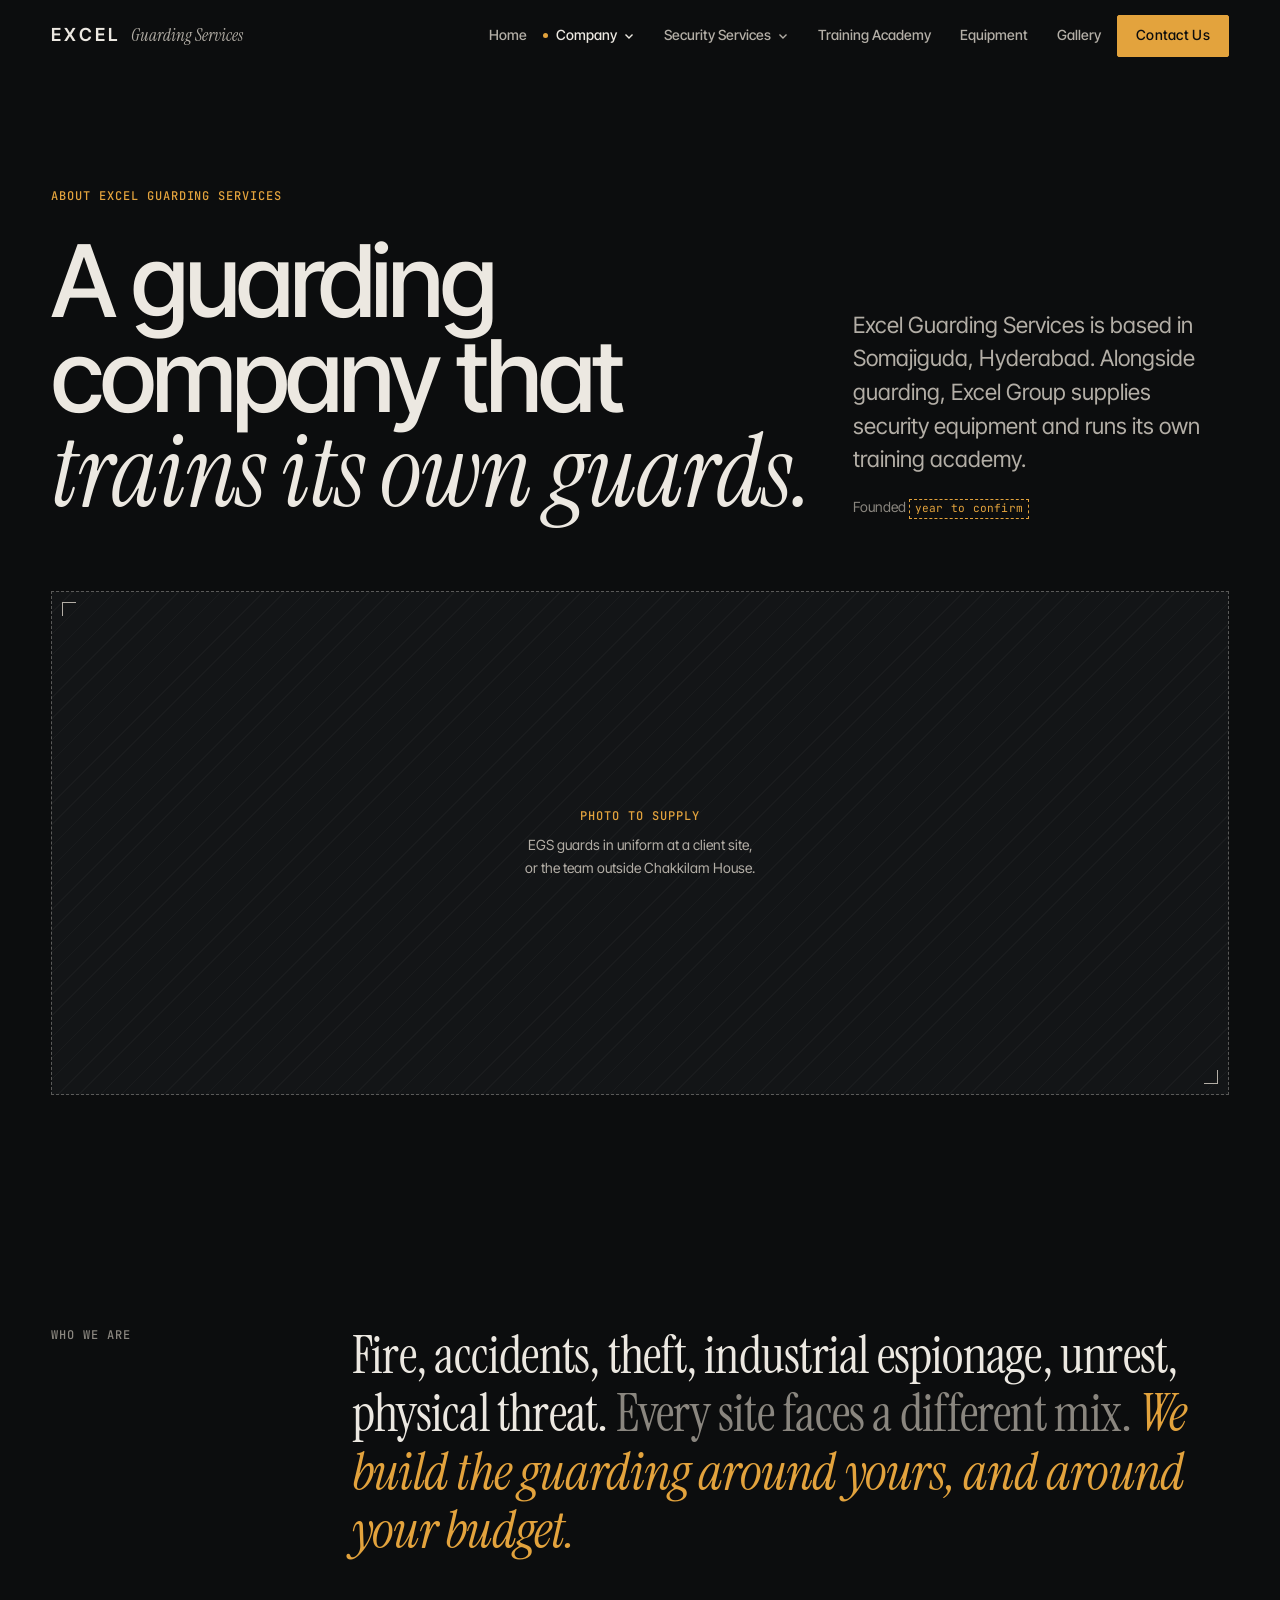
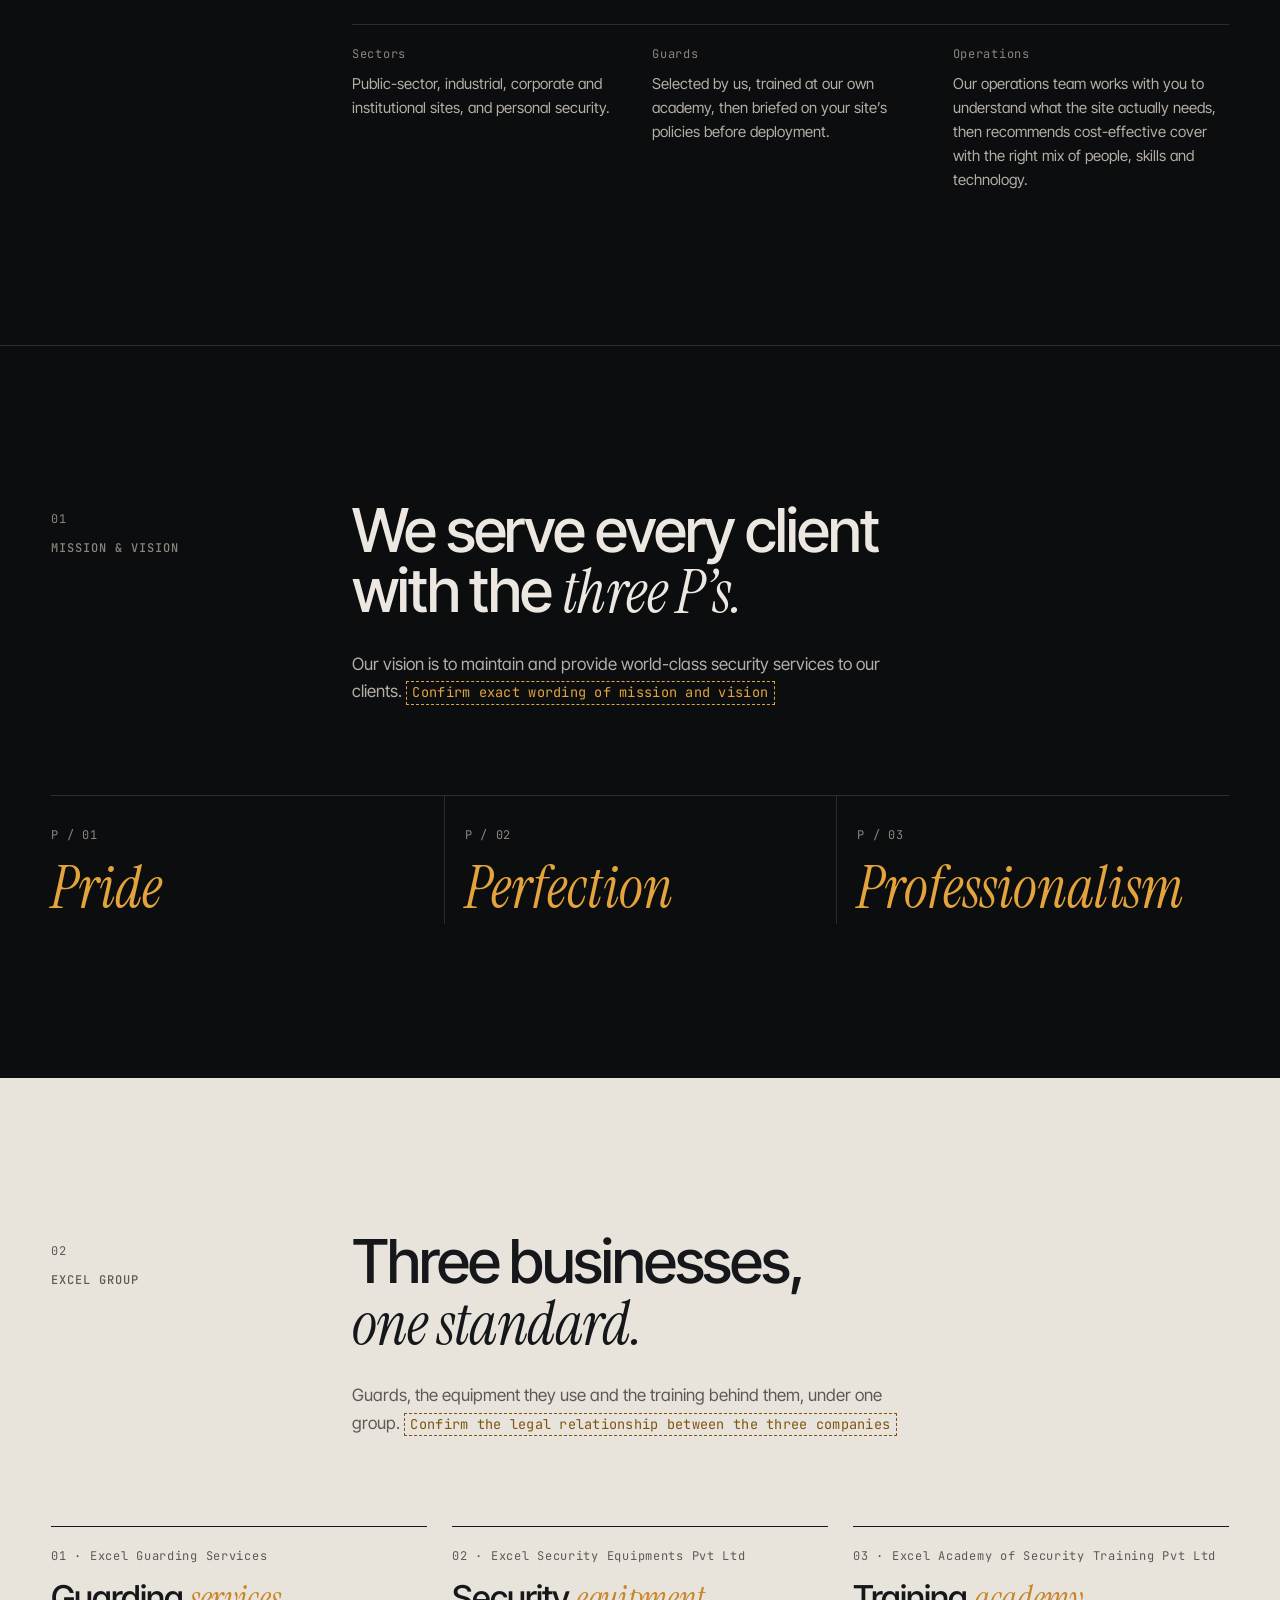
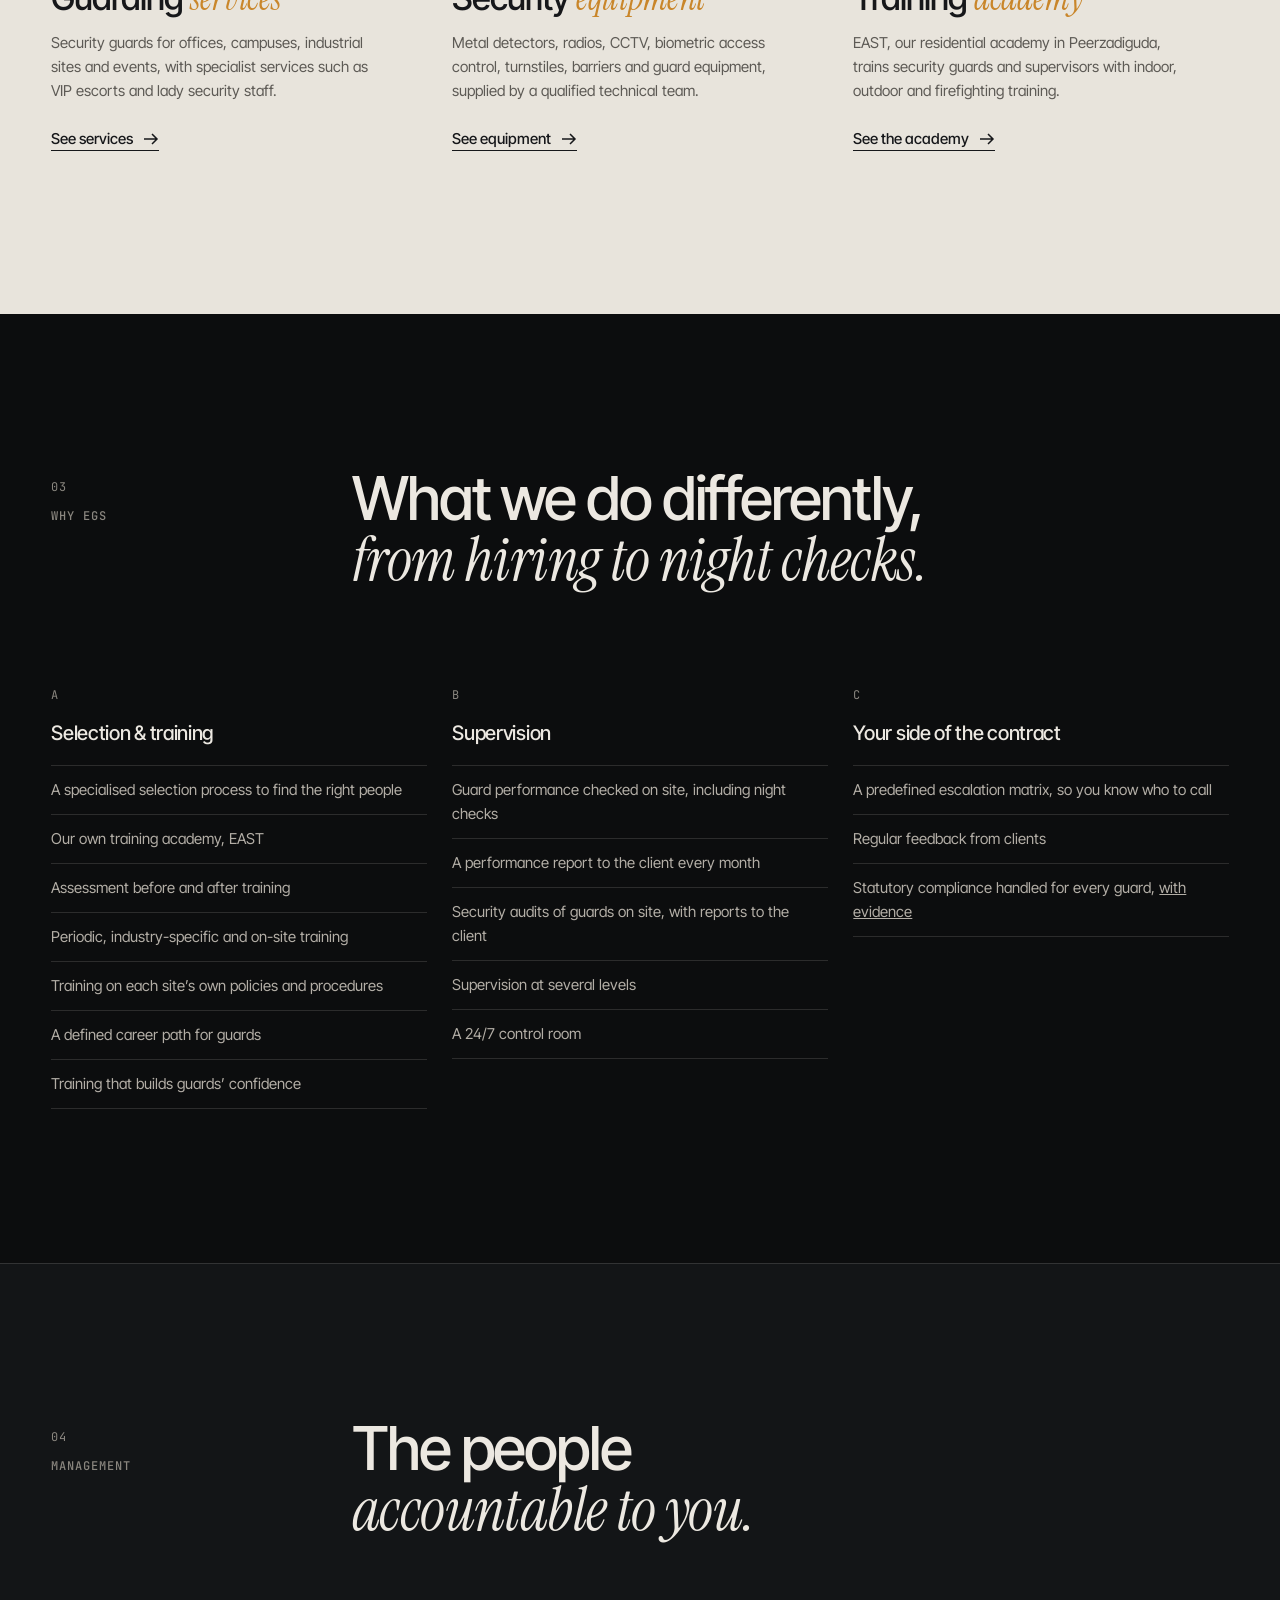
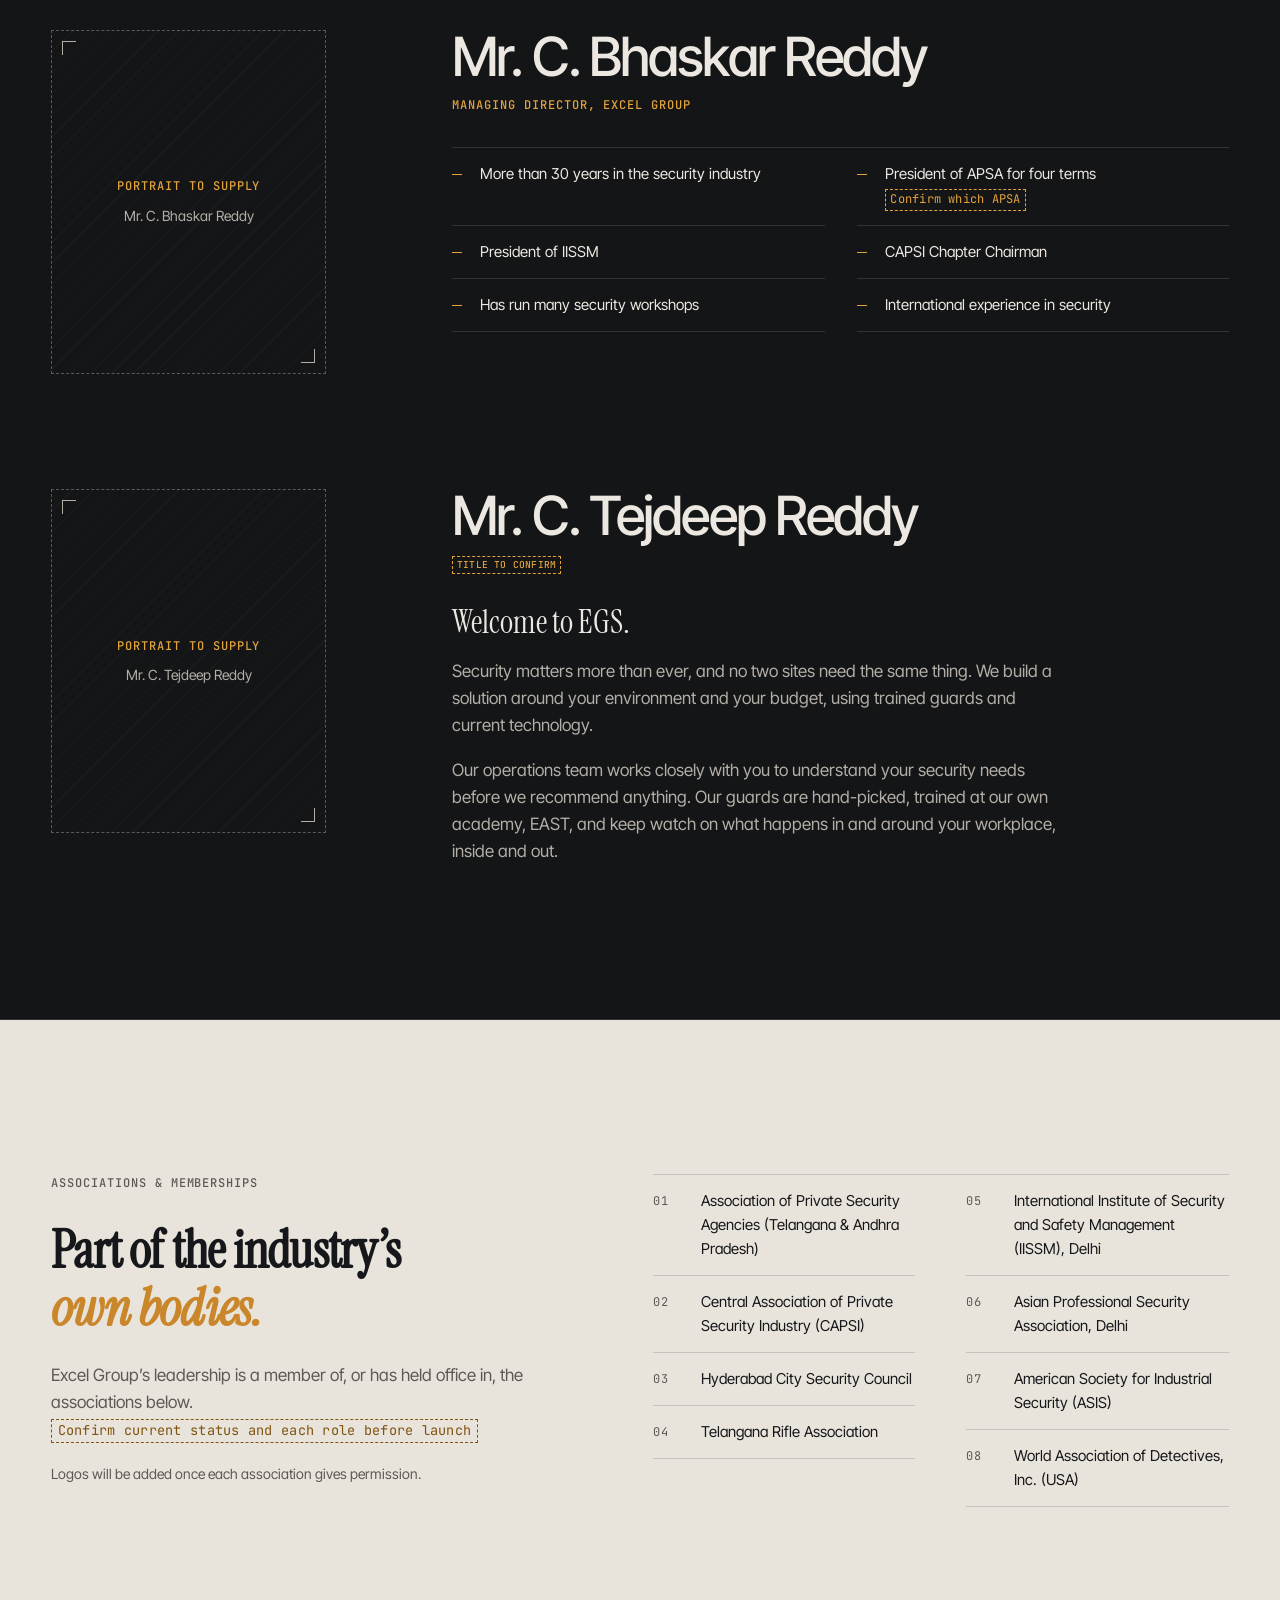
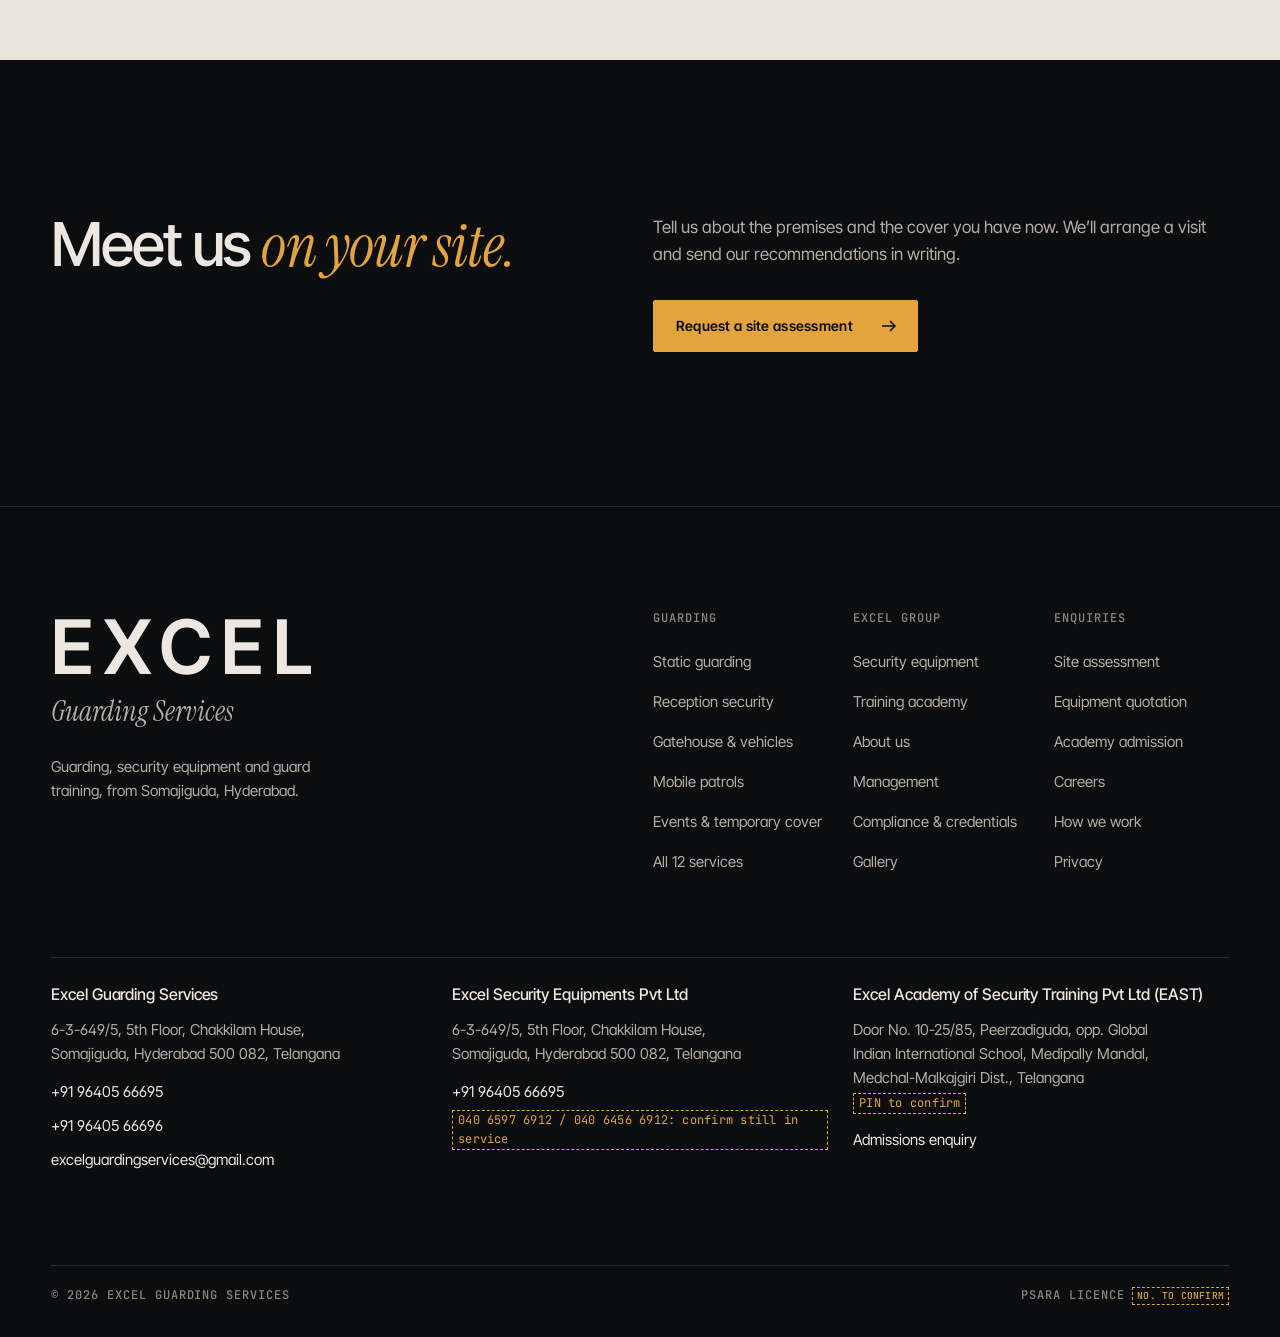
<file: about.html>
<!doctype html>
<html lang="en">
<head>
  <meta charset="utf-8">
  <meta name="viewport" content="width=device-width, initial-scale=1">
  <title>About Excel Guarding Services | Management & Memberships</title>
  <meta name="description" content="Who Excel Guarding Services is: our three businesses, how we select, train and supervise guards, our management team and the associations we belong to.">
  <link rel="canonical" href="https://excel-guarding-services.vercel.app/about">
  <meta name="theme-color" content="#0c0d0e">
  <meta property="og:type" content="website">
  <meta property="og:site_name" content="Excel Guarding Services">
  <meta property="og:locale" content="en_IN">
  <meta property="og:url" content="https://excel-guarding-services.vercel.app/about">
  <meta property="og:title" content="About Excel Guarding Services | Management & Memberships">
  <meta property="og:description" content="Who Excel Guarding Services is: our three businesses, how we select, train and supervise guards, our management team and the associations we belong to.">
  <meta property="og:image" content="https://images.unsplash.com/photo-1485230405346-71acb9518d9c?auto=format&fit=crop&w=1200&h=630&q=70">
  <meta name="twitter:card" content="summary_large_image">
  <link rel="icon" href="/assets/img/favicon.svg" type="image/svg+xml">
  <link rel="preconnect" href="https://fonts.googleapis.com">
  <link rel="preconnect" href="https://fonts.gstatic.com" crossorigin>
  <link rel="preconnect" href="https://images.unsplash.com">
  <link rel="stylesheet" href="https://fonts.googleapis.com/css2?family=Instrument+Serif:ital@0;1&family=Inter+Tight:wght@400;500;600&family=JetBrains+Mono:wght@400;500&display=swap">
  <link rel="stylesheet" href="/assets/css/site.css">
  <link rel="stylesheet" href="/assets/css/extra.css">
  <script type="application/ld+json">{"@context":"https://schema.org","@type":"LocalBusiness","@id":"https://excel-guarding-services.vercel.app/#egs","name":"Excel Guarding Services","description":"Security guarding services in Hyderabad, Telangana.","url":"https://excel-guarding-services.vercel.app/","image":"https://images.unsplash.com/photo-1485230405346-71acb9518d9c?auto=format&fit=crop&w=1200&h=630&q=70","telephone":"+91-9640566695","email":"excelguardingservices@gmail.com","address":{"@type":"PostalAddress","streetAddress":"6-3-649/5, 5th Floor, Chakkilam House, Somajiguda","addressLocality":"Hyderabad","addressRegion":"Telangana","postalCode":"500082","addressCountry":"IN"}}</script>
  <script type="application/ld+json">{"@context":"https://schema.org","@type":"BreadcrumbList","itemListElement":[{"@type":"ListItem","position":1,"name":"Home","item":"https://excel-guarding-services.vercel.app/"},{"@type":"ListItem","position":2,"name":"About Us","item":"https://excel-guarding-services.vercel.app/about"}]}</script>
  <script>document.documentElement.classList.add("js");</script>
</head>
<body>
  <a class="skip-link" href="#main">Skip to content</a>

  <header class="site-header" data-header>
    <div class="wrap">
      <a class="brand" href="/" aria-label="Excel Guarding Services, home">
        <span class="brand__mark">EXCEL</span><span class="brand__sub">Guarding Services</span>
      </a>
      <nav class="nav" aria-label="Primary">
        <ul class="nav__list" data-nav>
          <li class="nav__item"><a href="/">Home</a></li>
          <li class="nav__item has-menu is-current">
            <button class="nav__trigger" type="button" aria-expanded="false" aria-controls="menu-company">Company <svg class="chev" viewBox="0 0 12 12" aria-hidden="true"><path d="M2.5 4.5 6 8l3.5-3.5" fill="none" stroke="currentColor" stroke-width="1.4"/></svg></button>
            <div class="nav__menu" id="menu-company">
              <ul>
                <li><a href="/about" aria-current="page">About Us</a></li>
                <li><a href="/about#management">Management</a></li>
                <li><a href="/credentials">Compliance &amp; Quality</a></li>
                <li><a href="/approach">How We Work</a></li>
              </ul>
            </div>
          </li>
          <li class="nav__item has-menu">
            <button class="nav__trigger" type="button" aria-expanded="false" aria-controls="menu-services">Security Services <svg class="chev" viewBox="0 0 12 12" aria-hidden="true"><path d="M2.5 4.5 6 8l3.5-3.5" fill="none" stroke="currentColor" stroke-width="1.4"/></svg></button>
            <div class="nav__menu nav__menu--wide" id="menu-services">
              <ul>
                <li><a href="/services">All Services</a></li>
                <li><a href="/services#security-personnel">Security Personnel</a></li>
                <li><a href="/services#industrial-security">Industrial Security</a></li>
                <li><a href="/services#vip-escorts">VIP Escorts</a></li>
                <li><a href="/services#cash-van-services">Cash Van Services</a></li>
                <li><a href="/services#event-security">Event Security</a></li>
                <li><a href="/services#security-audits">Security Audits</a></li>
                <li><a href="/services#crisis-management">Crisis Management</a></li>
                <li><a href="/services#security-training">Security Training</a></li>
                <li><a href="/services#lady-security-staff">Lady Security Staff</a></li>
                <li><a href="/services#dog-squads">Police-Trained Dog Squads</a></li>
                <li><a href="/services#seminars-workshops">Seminars &amp; Workshops</a></li>
                <li><a href="/services#security-gadgets">Security Equipment &amp; Gadgets</a></li>
              </ul>
            </div>
          </li>
          <li class="nav__item"><a href="/academy">Training Academy</a></li>
          <li class="nav__item"><a href="/equipment">Equipment</a></li>
          <li class="nav__item"><a href="/gallery">Gallery</a></li>
          <li class="nav__item"><a class="btn nav__cta" href="/contact">Contact Us</a></li>
        </ul>
      </nav>
      <button class="menu-toggle" type="button" aria-expanded="false" aria-controls="mobile-menu" data-menu-toggle>
        <span data-menu-label>Menu</span><span class="menu-toggle__bars" aria-hidden="true"></span>
      </button>
    </div>
  </header>

  <div class="mobile-menu" id="mobile-menu" data-menu>
    <nav aria-label="Mobile">
      <ul class="mobile-menu__list">
        <li><a href="/">Home <span class="index">00</span></a></li>
        <li class="mobile-menu__group">
          <button type="button" class="mobile-menu__toggle is-current" aria-expanded="false" aria-controls="mm-company" data-submenu-toggle>Company <span class="mobile-menu__plus" aria-hidden="true"></span></button>
          <ul class="mobile-menu__sub" id="mm-company" hidden>
            <li><a href="/about" aria-current="page">About Us</a></li>
            <li><a href="/about#management">Management</a></li>
            <li><a href="/credentials">Compliance &amp; Quality</a></li>
            <li><a href="/approach">How We Work</a></li>
          </ul>
        </li>
        <li class="mobile-menu__group">
          <button type="button" class="mobile-menu__toggle" aria-expanded="false" aria-controls="mm-services" data-submenu-toggle>Security Services <span class="mobile-menu__plus" aria-hidden="true"></span></button>
          <ul class="mobile-menu__sub" id="mm-services" hidden>
            <li><a href="/services">All Services</a></li>
            <li><a href="/services#security-personnel">Security Personnel</a></li>
            <li><a href="/services#industrial-security">Industrial Security</a></li>
            <li><a href="/services#vip-escorts">VIP Escorts</a></li>
            <li><a href="/services#cash-van-services">Cash Van Services</a></li>
            <li><a href="/services#event-security">Event Security</a></li>
            <li><a href="/services#security-audits">Security Audits</a></li>
            <li><a href="/services#crisis-management">Crisis Management</a></li>
            <li><a href="/services#security-training">Security Training</a></li>
            <li><a href="/services#lady-security-staff">Lady Security Staff</a></li>
            <li><a href="/services#dog-squads">Police-Trained Dog Squads</a></li>
            <li><a href="/services#seminars-workshops">Seminars &amp; Workshops</a></li>
            <li><a href="/services#security-gadgets">Security Equipment &amp; Gadgets</a></li>
          </ul>
        </li>
        <li><a href="/academy">Training Academy <span class="index">03</span></a></li>
        <li><a href="/equipment">Equipment <span class="index">04</span></a></li>
        <li><a href="/gallery">Gallery <span class="index">05</span></a></li>
        <li><a href="/contact">Contact Us <span class="index">06</span></a></li>
      </ul>
    </nav>
    <div class="mobile-menu__foot">
      <p class="mobile-menu__call"><span class="label">Call us</span><a href="tel:+919640566695">+91 96405 66695</a></p>
      <a class="btn" href="/contact?topic=guarding">Request a site assessment <svg class="arrow" viewBox="0 0 16 16" aria-hidden="true"><path d="M1 8h13M9 3l5 5-5 5" fill="none" stroke="currentColor" stroke-width="1.5"/></svg></a>
    </div>
  </div>

  <main id="main">
    <section class="page-hero" aria-labelledby="page-title">
      <div class="wrap">
        <div class="grid">
          <div class="page-hero__head">
            <span class="label label--signal">About Excel Guarding Services</span>
            <h1 class="display" id="page-title">A guarding company that <span class="serif">trains its own guards.</span></h1>
          </div>
          <div class="page-hero__aside">
            <p class="lede">Excel Guarding Services is based in Somajiguda, Hyderabad. Alongside guarding, Excel Group supplies security equipment and runs its own training academy.</p>
            <p class="note">Founded <span class="tbc">year to confirm</span></p>
          </div>
        </div>
        <div class="slot slot--wide page-hero__slot marks" role="img" aria-label="Photo to supply: EGS guards in uniform at a client site">
          <span class="label">Photo to supply</span>
          <p>EGS guards in uniform at a client site, or the team outside Chakkilam House.</p>
        </div>
      </div>
    </section>

    <!-- Overview -->
    <section class="section brief" aria-labelledby="overview-title">
      <div class="wrap grid">
        <div class="brief__meta reveal">
          <p class="label">Who we are</p>
        </div>
        <div class="brief__body reveal">
          <h2 class="visually-hidden" id="overview-title">Company overview</h2>
          <p class="statement">Fire, accidents, theft, industrial espionage, unrest, physical threat. <span class="dim">Every site faces a different mix.</span> <em>We build the guarding around yours, and around your budget.</em></p>
        </div>
        <div class="brief__foot reveal">
          <div><span class="index">Sectors</span><p>Public-sector, industrial, corporate and institutional sites, and personal security.</p></div>
          <div><span class="index">Guards</span><p>Selected by us, trained at our own academy, then briefed on your site’s policies before deployment.</p></div>
          <div><span class="index">Operations</span><p>Our operations team works with you to understand what the site actually needs, then recommends cost-effective cover with the right mix of people, skills and technology.</p></div>
        </div>
      </div>
    </section>

    <!-- Mission and vision -->
    <section class="section" aria-labelledby="mission-title">
      <div class="wrap">
        <div class="grid section-head">
          <div class="section-head__meta"><span class="index">01</span><span class="label">Mission &amp; vision</span></div>
          <h2 class="h2 section-head__title" id="mission-title">We serve every client with the <span class="serif">three P’s.</span></h2>
          <p class="prose section-head__aside">Our vision is to maintain and provide world-class security services to our clients. <span class="tbc">Confirm exact wording of mission and vision</span></p>
        </div>
        <div class="values reveal">
          <div><span class="index">P / 01</span><strong>Pride</strong></div>
          <div><span class="index">P / 02</span><strong>Perfection</strong></div>
          <div><span class="index">P / 03</span><strong>Professionalism</strong></div>
        </div>
      </div>
    </section>

    <!-- Three businesses -->
    <section class="section on-paper" id="group" aria-labelledby="group-title">
      <div class="wrap">
        <div class="grid section-head">
          <div class="section-head__meta"><span class="index">02</span><span class="label">Excel Group</span></div>
          <h2 class="h2 section-head__title" id="group-title">Three businesses, <span class="serif">one standard.</span></h2>
          <p class="prose section-head__aside">Guards, the equipment they use and the training behind them, under one group. <span class="tbc">Confirm the legal relationship between the three companies</span></p>
        </div>
        <div class="units reveal">
          <article class="unit">
            <span class="index">01 · Excel Guarding Services</span>
            <h3>Guarding <span class="serif">services</span></h3>
            <p>Security guards for offices, campuses, industrial sites and events, with specialist services such as VIP escorts and lady security staff.</p>
            <a class="link" href="/services">See services <svg class="arrow" viewBox="0 0 16 16" aria-hidden="true"><path d="M1 8h13M9 3l5 5-5 5" fill="none" stroke="currentColor" stroke-width="1.5"/></svg></a>
          </article>
          <article class="unit">
            <span class="index">02 · Excel Security Equipments Pvt Ltd</span>
            <h3>Security <span class="serif">equipment</span></h3>
            <p>Metal detectors, radios, CCTV, biometric access control, turnstiles, barriers and guard equipment, supplied by a qualified technical team.</p>
            <a class="link" href="/equipment">See equipment <svg class="arrow" viewBox="0 0 16 16" aria-hidden="true"><path d="M1 8h13M9 3l5 5-5 5" fill="none" stroke="currentColor" stroke-width="1.5"/></svg></a>
          </article>
          <article class="unit">
            <span class="index">03 · Excel Academy of Security Training Pvt Ltd</span>
            <h3>Training <span class="serif">academy</span></h3>
            <p>EAST, our residential academy in Peerzadiguda, trains security guards and supervisors with indoor, outdoor and firefighting training.</p>
            <a class="link" href="/academy">See the academy <svg class="arrow" viewBox="0 0 16 16" aria-hidden="true"><path d="M1 8h13M9 3l5 5-5 5" fill="none" stroke="currentColor" stroke-width="1.5"/></svg></a>
          </article>
        </div>
      </div>
    </section>

    <!-- Why EGS -->
    <section class="section" id="why" aria-labelledby="why-title">
      <div class="wrap">
        <div class="grid section-head">
          <div class="section-head__meta"><span class="index">03</span><span class="label">Why EGS</span></div>
          <h2 class="h2 section-head__title" id="why-title">What we do differently, <span class="serif">from hiring to night checks.</span></h2>
        </div>
        <div class="groups reveal">
          <div class="group">
            <span class="index">A</span>
            <h3>Selection &amp; training</h3>
            <ul>
              <li>A specialised selection process to find the right people</li>
              <li>Our own training academy, EAST</li>
              <li>Assessment before and after training</li>
              <li>Periodic, industry-specific and on-site training</li>
              <li>Training on each site’s own policies and procedures</li>
              <li>A defined career path for guards</li>
              <li>Training that builds guards’ confidence</li>
            </ul>
          </div>
          <div class="group">
            <span class="index">B</span>
            <h3>Supervision</h3>
            <ul>
              <li>Guard performance checked on site, including night checks</li>
              <li>A performance report to the client every month</li>
              <li>Security audits of guards on site, with reports to the client</li>
              <li>Supervision at several levels</li>
              <li>A 24/7 control room</li>
            </ul>
          </div>
          <div class="group">
            <span class="index">C</span>
            <h3>Your side of the contract</h3>
            <ul>
              <li>A predefined escalation matrix, so you know who to call</li>
              <li>Regular feedback from clients</li>
              <li>Statutory compliance handled for every guard, <a href="/credentials">with evidence</a></li>
            </ul>
          </div>
        </div>
      </div>
    </section>

    <!-- Management -->
    <section class="section workflow" id="management" aria-labelledby="management-title">
      <div class="wrap">
        <div class="grid section-head">
          <div class="section-head__meta"><span class="index">04</span><span class="label">Management</span></div>
          <h2 class="h2 section-head__title" id="management-title">The people <span class="serif">accountable to you.</span></h2>
        </div>

        <article class="grid leader reveal" aria-labelledby="md-name">
          <div class="leader__portrait">
            <div class="slot slot--tall marks" role="img" aria-label="Portrait to supply: Mr. C. Bhaskar Reddy">
              <span class="label">Portrait to supply</span>
              <p>Mr. C. Bhaskar Reddy</p>
            </div>
          </div>
          <div class="leader__body">
            <h3 class="leader__name" id="md-name">Mr. C. Bhaskar Reddy</h3>
            <span class="label label--signal leader__role">Managing Director, Excel Group</span>
            <ul class="leader__facts">
              <li>More than 30 years in the security industry</li>
              <li><span>President of APSA for four terms <span class="tbc">Confirm which APSA</span></span></li>
              <li>President of IISSM</li>
              <li>CAPSI Chapter Chairman</li>
              <li>Has run many security workshops</li>
              <li>International experience in security</li>
            </ul>
          </div>
        </article>

        <article class="grid leader reveal" aria-labelledby="td-name">
          <div class="leader__portrait">
            <div class="slot slot--tall marks" role="img" aria-label="Portrait to supply: Mr. C. Tejdeep Reddy">
              <span class="label">Portrait to supply</span>
              <p>Mr. C. Tejdeep Reddy</p>
            </div>
          </div>
          <div class="leader__body">
            <h3 class="leader__name" id="td-name">Mr. C. Tejdeep Reddy</h3>
            <span class="label label--signal leader__role"><span class="tbc">Title to confirm</span></span>
            <div class="letter">
              <p>Welcome to EGS.</p>
              <p>Security matters more than ever, and no two sites need the same thing. We build a solution around your environment and your budget, using trained guards and current technology.</p>
              <p>Our operations team works closely with you to understand your security needs before we recommend anything. Our guards are hand-picked, trained at our own academy, EAST, and keep watch on what happens in and around your workplace, inside and out.</p>
            </div>
          </div>
        </article>
      </div>
    </section>

    <!-- Associations -->
    <section class="section on-paper" id="associations" aria-labelledby="assoc-title">
      <div class="wrap grid">
        <div class="split__a reveal">
          <p class="label kicker">Associations &amp; memberships</p>
          <h2 class="statement" id="assoc-title">Part of the industry’s <em>own bodies.</em></h2>
          <p class="prose spaced">Excel Group’s leadership is a member of, or has held office in, the associations below. <span class="tbc">Confirm current status and each role before launch</span></p>
          <p class="note">Logos will be added once each association gives permission.</p>
        </div>
        <ol class="split__b assoc reveal">
          <li><span class="index">01</span><span>Association of Private Security Agencies (Telangana &amp; Andhra Pradesh)</span></li>
          <li><span class="index">02</span><span>Central Association of Private Security Industry (CAPSI)</span></li>
          <li><span class="index">03</span><span>Hyderabad City Security Council</span></li>
          <li><span class="index">04</span><span>Telangana Rifle Association</span></li>
          <li><span class="index">05</span><span>International Institute of Security and Safety Management (IISSM), Delhi</span></li>
          <li><span class="index">06</span><span>Asian Professional Security Association, Delhi</span></li>
          <li><span class="index">07</span><span>American Society for Industrial Security (ASIS)</span></li>
          <li><span class="index">08</span><span>World Association of Detectives, Inc. (USA)</span></li>
        </ol>
      </div>
    </section>

    <section class="section" aria-labelledby="next-title">
      <div class="wrap grid">
        <div class="split__a reveal">
          <h2 class="h2" id="next-title">Meet us <span class="serif signal">on your site.</span></h2>
        </div>
        <div class="split__b reveal">
          <p class="prose">Tell us about the premises and the cover you have now. We’ll arrange a visit and send our recommendations in writing.</p>
          <p class="actions"><a class="btn" href="/contact?topic=guarding">Request a site assessment <svg class="arrow" viewBox="0 0 16 16" aria-hidden="true"><path d="M1 8h13M9 3l5 5-5 5" fill="none" stroke="currentColor" stroke-width="1.5"/></svg></a></p>
        </div>
      </div>
    </section>
  </main>

  <footer class="site-footer">
    <div class="wrap">
      <div class="grid">
        <div class="footer__brand">
          <span class="brand__mark">EXCEL</span>
          <span class="brand__sub">Guarding Services</span>
          <p>Guarding, security equipment and guard training, from Somajiguda, Hyderabad.</p>
        </div>
        <div class="footer__col footer__col--first">
          <span class="label">Guarding</span>
          <ul>
            <li><a href="/services#static">Static guarding</a></li>
            <li><a href="/services#reception">Reception security</a></li>
            <li><a href="/services#gatehouse">Gatehouse &amp; vehicles</a></li>
            <li><a href="/services#patrols">Mobile patrols</a></li>
            <li><a href="/services#events">Events &amp; temporary cover</a></li>
            <li><a href="/services#services">All 12 services</a></li>
          </ul>
        </div>
        <div class="footer__col">
          <span class="label">Excel Group</span>
          <ul>
            <li><a href="/equipment">Security equipment</a></li>
            <li><a href="/academy">Training academy</a></li>
            <li><a href="/about">About us</a></li>
            <li><a href="/about#management">Management</a></li>
            <li><a href="/credentials">Compliance &amp; credentials</a></li>
            <li><a href="/gallery">Gallery</a></li>
          </ul>
        </div>
        <div class="footer__col">
          <span class="label">Enquiries</span>
          <ul>
            <li><a href="/contact?topic=guarding">Site assessment</a></li>
            <li><a href="/contact?topic=equipment">Equipment quotation</a></li>
            <li><a href="/contact?topic=academy">Academy admission</a></li>
            <li><a href="/contact?topic=careers">Careers</a></li>
            <li><a href="/approach">How we work</a></li>
            <li><a href="/privacy">Privacy</a></li>
          </ul>
        </div>
      </div>
      <div class="footer__entities">
        <div class="entity">
          <h2>Excel Guarding Services</h2>
          <address>6-3-649/5, 5th Floor, Chakkilam House, Somajiguda, Hyderabad 500 082, Telangana</address>
          <ul>
            <li><a href="tel:+919640566695">+91 96405 66695</a></li>
            <li><a href="tel:+919640566696">+91 96405 66696</a></li>
            <li><a href="mailto:excelguardingservices@gmail.com">excelguardingservices@gmail.com</a></li>
          </ul>
        </div>
        <div class="entity">
          <h2>Excel Security Equipments Pvt Ltd</h2>
          <address>6-3-649/5, 5th Floor, Chakkilam House, Somajiguda, Hyderabad 500 082, Telangana</address>
          <ul>
            <li><a href="tel:+919640566695">+91 96405 66695</a></li>
            <li><span class="tbc">040 6597 6912 / 040 6456 6912: confirm still in service</span></li>
          </ul>
        </div>
        <div class="entity">
          <h2>Excel Academy of Security Training Pvt Ltd (EAST)</h2>
          <address>Door No. 10-25/85, Peerzadiguda, opp. Global Indian International School, Medipally Mandal, Medchal-Malkajgiri Dist., Telangana <span class="tbc">PIN to confirm</span></address>
          <ul>
            <li><a href="/contact?topic=academy">Admissions enquiry</a></li>
          </ul>
        </div>
      </div>
      <div class="footer__base">
        <span class="label">© <span data-year>2026</span> Excel Guarding Services</span>
        <span class="label">PSARA licence <span class="tbc">no. to confirm</span></span>
      </div>
    </div>
  </footer>

  <script src="/assets/js/site.js" defer></script>
</body>
</html>
</file>
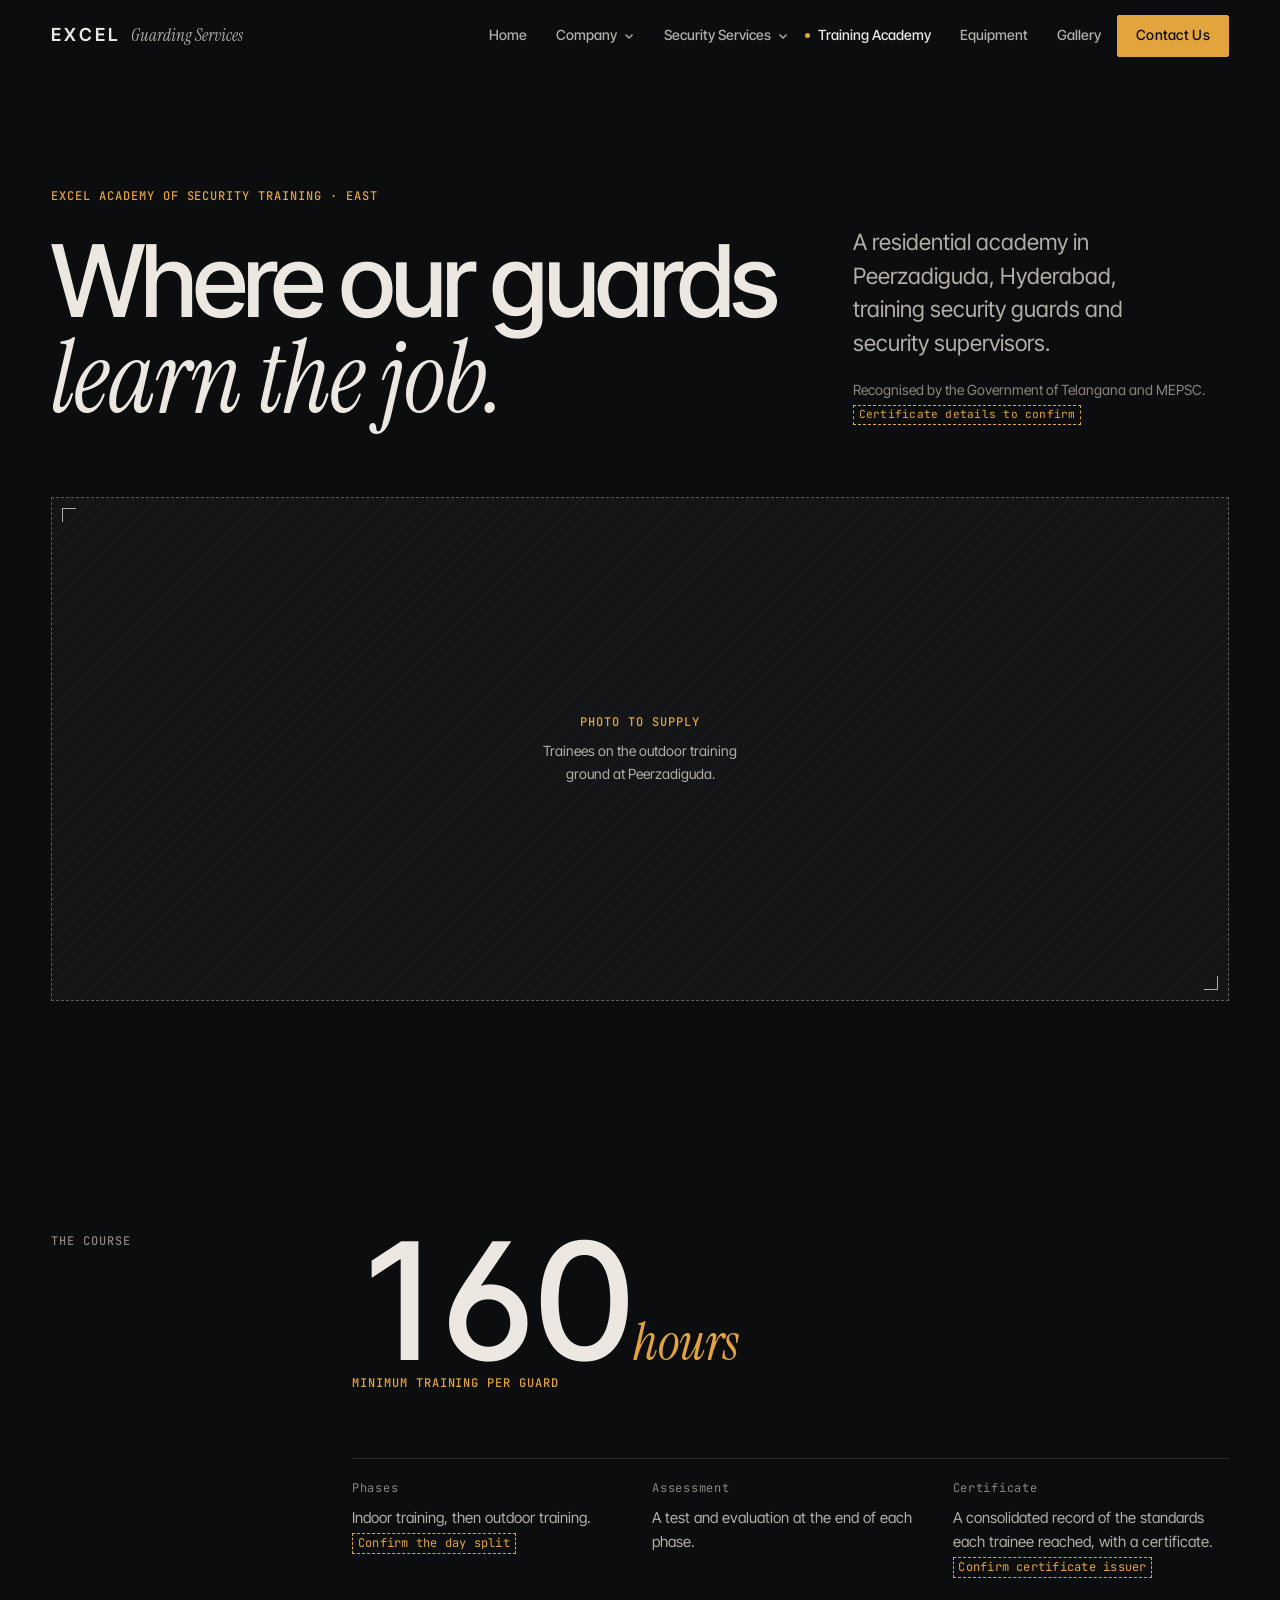
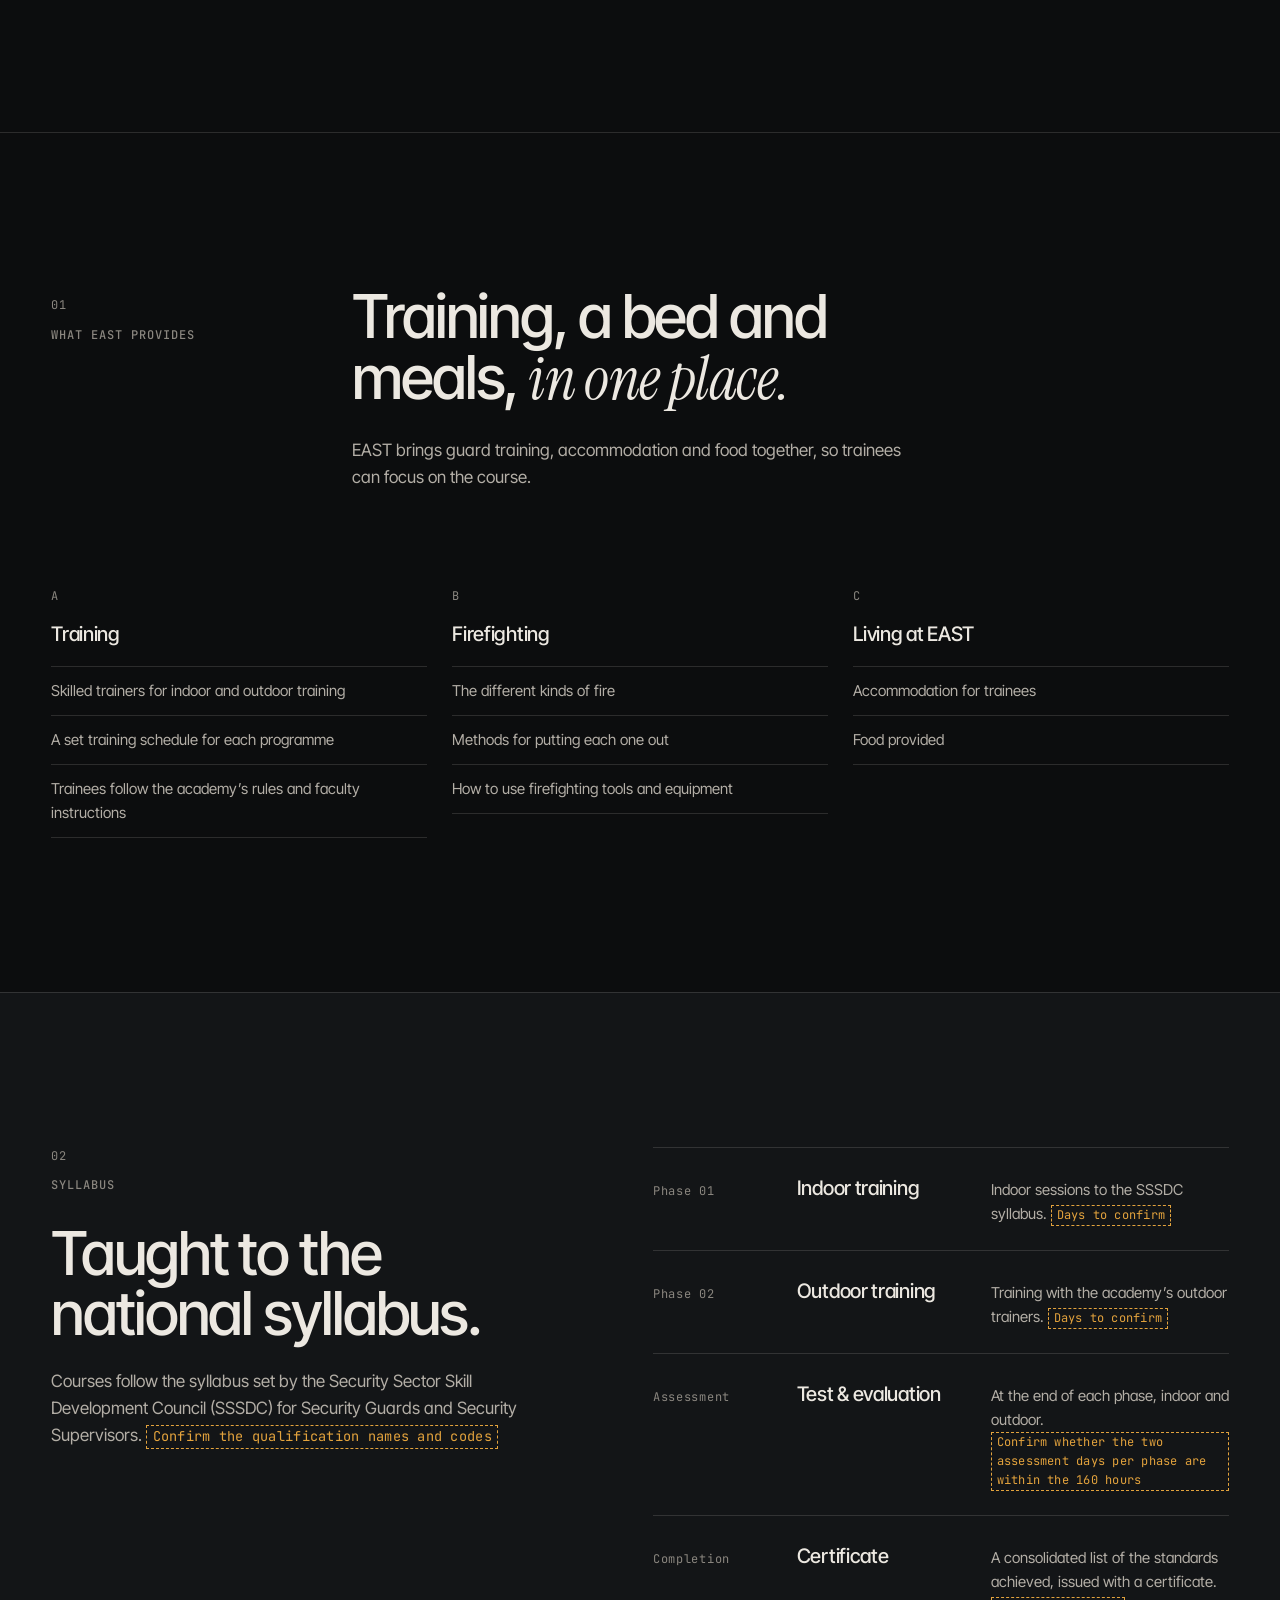
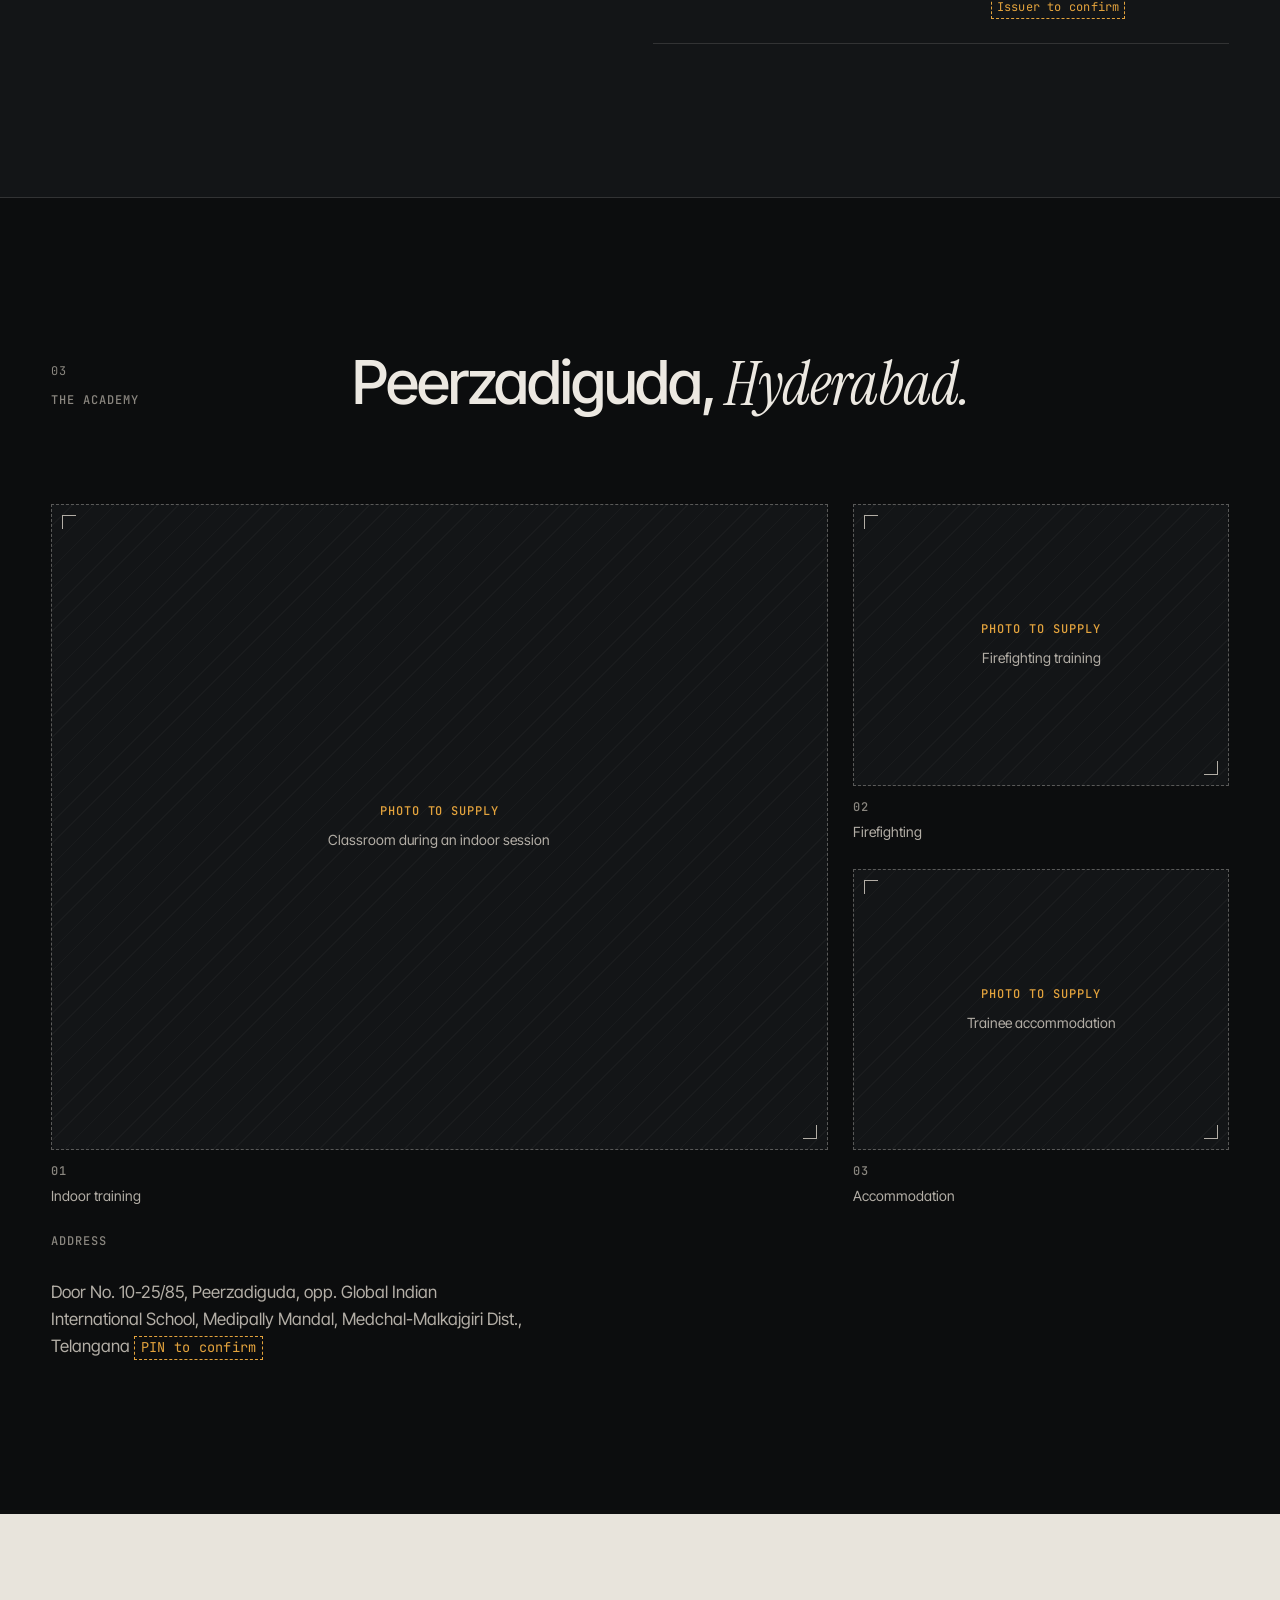
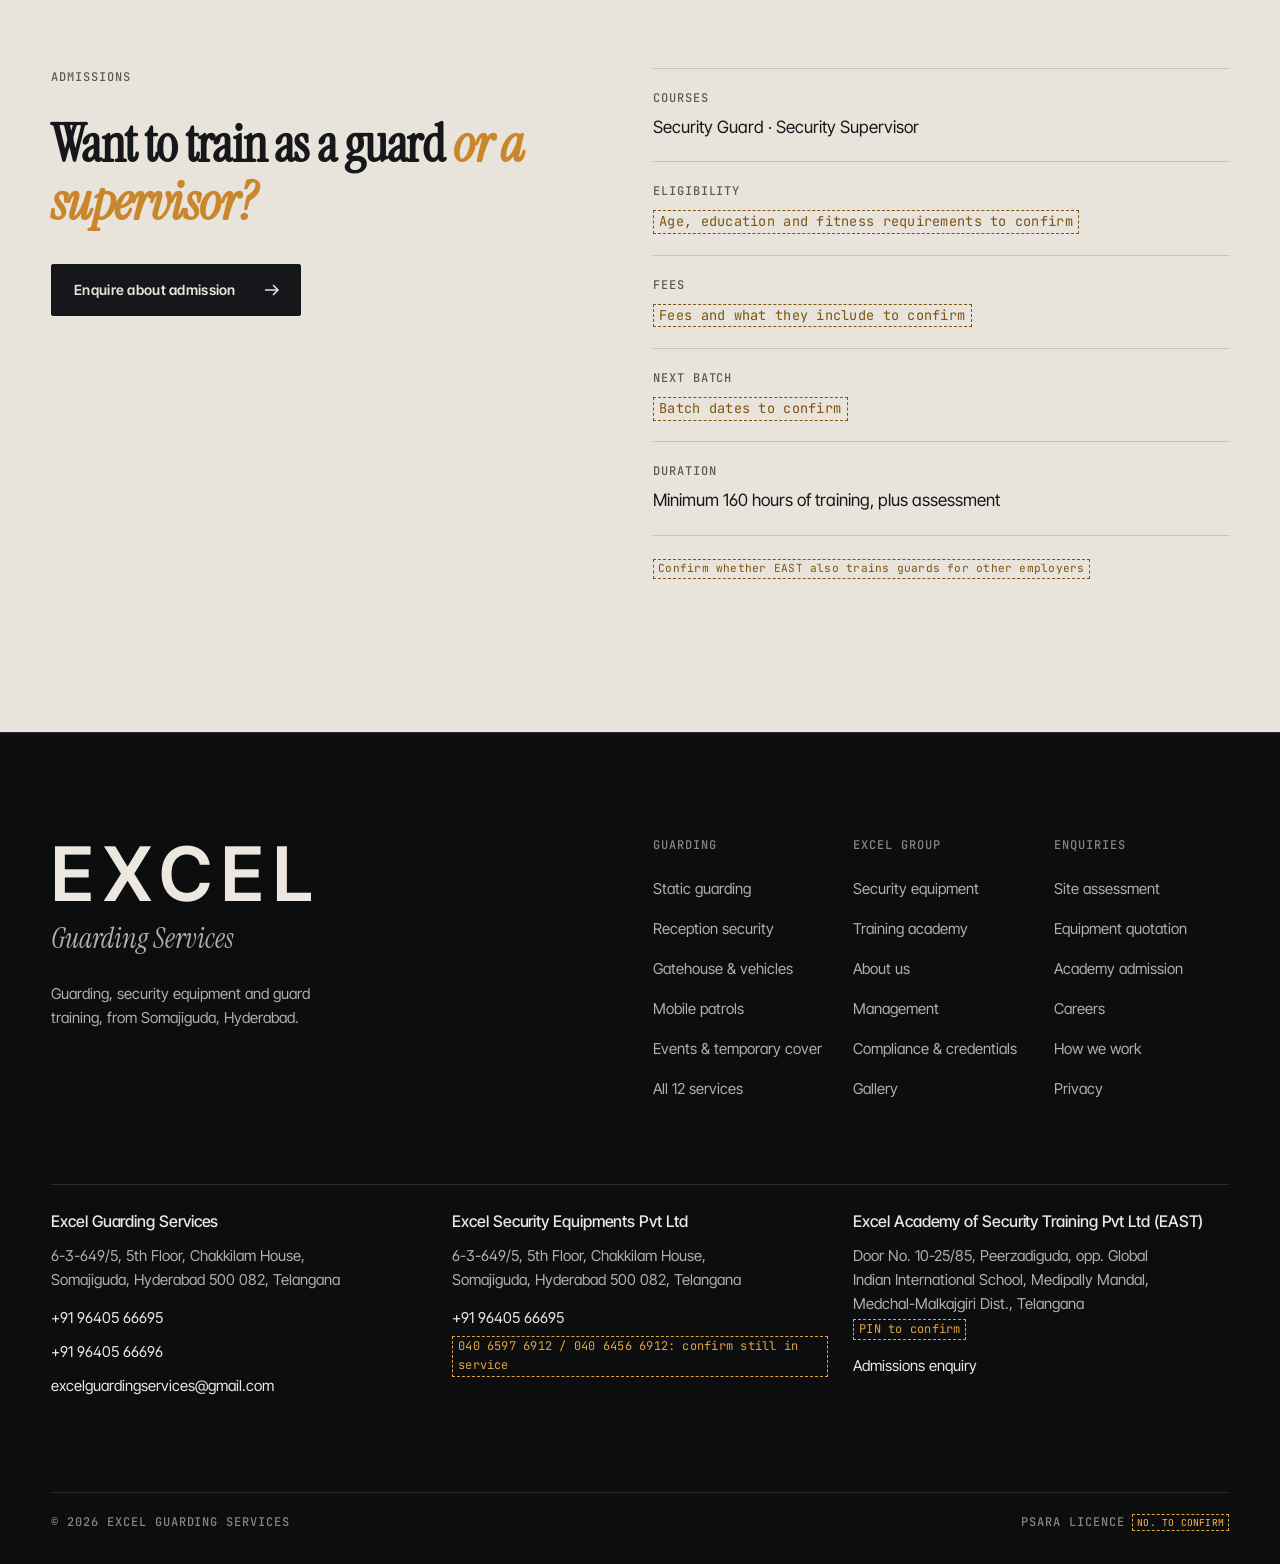
<file: academy.html>
<!doctype html>
<html lang="en">
<head>
  <meta charset="utf-8">
  <meta name="viewport" content="width=device-width, initial-scale=1">
  <title>Security Guard Training Academy, Hyderabad | EAST</title>
  <meta name="description" content="Excel Academy of Security Training (EAST), Peerzadiguda: residential training for security guards and supervisors, a minimum of 160 hours, with firefighting training.">
  <link rel="canonical" href="https://excel-guarding-services.vercel.app/academy">
  <meta name="theme-color" content="#0c0d0e">
  <meta property="og:type" content="website">
  <meta property="og:site_name" content="Excel Guarding Services">
  <meta property="og:locale" content="en_IN">
  <meta property="og:url" content="https://excel-guarding-services.vercel.app/academy">
  <meta property="og:title" content="Security Guard Training Academy, Hyderabad | EAST">
  <meta property="og:description" content="Excel Academy of Security Training (EAST), Peerzadiguda: residential training for security guards and supervisors, a minimum of 160 hours, with firefighting training.">
  <meta property="og:image" content="https://images.unsplash.com/photo-1485230405346-71acb9518d9c?auto=format&fit=crop&w=1200&h=630&q=70">
  <meta name="twitter:card" content="summary_large_image">
  <link rel="icon" href="/assets/img/favicon.svg" type="image/svg+xml">
  <link rel="preconnect" href="https://fonts.googleapis.com">
  <link rel="preconnect" href="https://fonts.gstatic.com" crossorigin>
  <link rel="preconnect" href="https://images.unsplash.com">
  <link rel="stylesheet" href="https://fonts.googleapis.com/css2?family=Instrument+Serif:ital@0;1&family=Inter+Tight:wght@400;500;600&family=JetBrains+Mono:wght@400;500&display=swap">
  <link rel="stylesheet" href="/assets/css/site.css">
  <link rel="stylesheet" href="/assets/css/extra.css">
  <script type="application/ld+json">{"@context":"https://schema.org","@type":"EducationalOrganization","@id":"https://excel-guarding-services.vercel.app/academy#east","name":"Excel Academy of Security Training Pvt Ltd","alternateName":"EAST","description":"Training academy for security guards and security supervisors in Peerzadiguda, Hyderabad.","url":"https://excel-guarding-services.vercel.app/academy","address":{"@type":"PostalAddress","streetAddress":"Door No. 10-25/85, Peerzadiguda, opp. Global Indian International School, Medipally Mandal","addressLocality":"Medchal-Malkajgiri District","addressRegion":"Telangana","addressCountry":"IN"}}</script>
  <script type="application/ld+json">{"@context":"https://schema.org","@type":"BreadcrumbList","itemListElement":[{"@type":"ListItem","position":1,"name":"Home","item":"https://excel-guarding-services.vercel.app/"},{"@type":"ListItem","position":2,"name":"Training Academy","item":"https://excel-guarding-services.vercel.app/academy"}]}</script>
  <script>document.documentElement.classList.add("js");</script>
</head>
<body>
  <a class="skip-link" href="#main">Skip to content</a>

  <header class="site-header" data-header>
    <div class="wrap">
      <a class="brand" href="/" aria-label="Excel Guarding Services, home">
        <span class="brand__mark">EXCEL</span><span class="brand__sub">Guarding Services</span>
      </a>
      <nav class="nav" aria-label="Primary">
        <ul class="nav__list" data-nav>
          <li class="nav__item"><a href="/">Home</a></li>
          <li class="nav__item has-menu">
            <button class="nav__trigger" type="button" aria-expanded="false" aria-controls="menu-company">Company <svg class="chev" viewBox="0 0 12 12" aria-hidden="true"><path d="M2.5 4.5 6 8l3.5-3.5" fill="none" stroke="currentColor" stroke-width="1.4"/></svg></button>
            <div class="nav__menu" id="menu-company">
              <ul>
                <li><a href="/about">About Us</a></li>
                <li><a href="/about#management">Management</a></li>
                <li><a href="/credentials">Compliance &amp; Quality</a></li>
                <li><a href="/approach">How We Work</a></li>
              </ul>
            </div>
          </li>
          <li class="nav__item has-menu">
            <button class="nav__trigger" type="button" aria-expanded="false" aria-controls="menu-services">Security Services <svg class="chev" viewBox="0 0 12 12" aria-hidden="true"><path d="M2.5 4.5 6 8l3.5-3.5" fill="none" stroke="currentColor" stroke-width="1.4"/></svg></button>
            <div class="nav__menu nav__menu--wide" id="menu-services">
              <ul>
                <li><a href="/services">All Services</a></li>
                <li><a href="/services#security-personnel">Security Personnel</a></li>
                <li><a href="/services#industrial-security">Industrial Security</a></li>
                <li><a href="/services#vip-escorts">VIP Escorts</a></li>
                <li><a href="/services#cash-van-services">Cash Van Services</a></li>
                <li><a href="/services#event-security">Event Security</a></li>
                <li><a href="/services#security-audits">Security Audits</a></li>
                <li><a href="/services#crisis-management">Crisis Management</a></li>
                <li><a href="/services#security-training">Security Training</a></li>
                <li><a href="/services#lady-security-staff">Lady Security Staff</a></li>
                <li><a href="/services#dog-squads">Police-Trained Dog Squads</a></li>
                <li><a href="/services#seminars-workshops">Seminars &amp; Workshops</a></li>
                <li><a href="/services#security-gadgets">Security Equipment &amp; Gadgets</a></li>
              </ul>
            </div>
          </li>
          <li class="nav__item"><a href="/academy" aria-current="page">Training Academy</a></li>
          <li class="nav__item"><a href="/equipment">Equipment</a></li>
          <li class="nav__item"><a href="/gallery">Gallery</a></li>
          <li class="nav__item"><a class="btn nav__cta" href="/contact">Contact Us</a></li>
        </ul>
      </nav>
      <button class="menu-toggle" type="button" aria-expanded="false" aria-controls="mobile-menu" data-menu-toggle>
        <span data-menu-label>Menu</span><span class="menu-toggle__bars" aria-hidden="true"></span>
      </button>
    </div>
  </header>

  <div class="mobile-menu" id="mobile-menu" data-menu>
    <nav aria-label="Mobile">
      <ul class="mobile-menu__list">
        <li><a href="/">Home <span class="index">00</span></a></li>
        <li class="mobile-menu__group">
          <button type="button" class="mobile-menu__toggle" aria-expanded="false" aria-controls="mm-company" data-submenu-toggle>Company <span class="mobile-menu__plus" aria-hidden="true"></span></button>
          <ul class="mobile-menu__sub" id="mm-company" hidden>
            <li><a href="/about">About Us</a></li>
            <li><a href="/about#management">Management</a></li>
            <li><a href="/credentials">Compliance &amp; Quality</a></li>
            <li><a href="/approach">How We Work</a></li>
          </ul>
        </li>
        <li class="mobile-menu__group">
          <button type="button" class="mobile-menu__toggle" aria-expanded="false" aria-controls="mm-services" data-submenu-toggle>Security Services <span class="mobile-menu__plus" aria-hidden="true"></span></button>
          <ul class="mobile-menu__sub" id="mm-services" hidden>
            <li><a href="/services">All Services</a></li>
            <li><a href="/services#security-personnel">Security Personnel</a></li>
            <li><a href="/services#industrial-security">Industrial Security</a></li>
            <li><a href="/services#vip-escorts">VIP Escorts</a></li>
            <li><a href="/services#cash-van-services">Cash Van Services</a></li>
            <li><a href="/services#event-security">Event Security</a></li>
            <li><a href="/services#security-audits">Security Audits</a></li>
            <li><a href="/services#crisis-management">Crisis Management</a></li>
            <li><a href="/services#security-training">Security Training</a></li>
            <li><a href="/services#lady-security-staff">Lady Security Staff</a></li>
            <li><a href="/services#dog-squads">Police-Trained Dog Squads</a></li>
            <li><a href="/services#seminars-workshops">Seminars &amp; Workshops</a></li>
            <li><a href="/services#security-gadgets">Security Equipment &amp; Gadgets</a></li>
          </ul>
        </li>
        <li><a href="/academy" aria-current="page">Training Academy <span class="index">03</span></a></li>
        <li><a href="/equipment">Equipment <span class="index">04</span></a></li>
        <li><a href="/gallery">Gallery <span class="index">05</span></a></li>
        <li><a href="/contact">Contact Us <span class="index">06</span></a></li>
      </ul>
    </nav>
    <div class="mobile-menu__foot">
      <p class="mobile-menu__call"><span class="label">Call us</span><a href="tel:+919640566695">+91 96405 66695</a></p>
      <a class="btn" href="/contact?topic=guarding">Request a site assessment <svg class="arrow" viewBox="0 0 16 16" aria-hidden="true"><path d="M1 8h13M9 3l5 5-5 5" fill="none" stroke="currentColor" stroke-width="1.5"/></svg></a>
    </div>
  </div>

  <main id="main">
    <section class="page-hero" aria-labelledby="page-title">
      <div class="wrap">
        <div class="grid">
          <div class="page-hero__head">
            <span class="label label--signal">Excel Academy of Security Training · EAST</span>
            <h1 class="display" id="page-title">Where our guards <span class="serif">learn the job.</span></h1>
          </div>
          <div class="page-hero__aside">
            <p class="lede">A residential academy in Peerzadiguda, Hyderabad, training security guards and security supervisors.</p>
            <p class="note">Recognised by the Government of Telangana and MEPSC. <span class="tbc">Certificate details to confirm</span></p>
          </div>
        </div>
        <div class="slot slot--wide page-hero__slot marks" role="img" aria-label="Photo to supply: trainees on the EAST outdoor training ground">
          <span class="label">Photo to supply</span>
          <p>Trainees on the outdoor training ground at Peerzadiguda.</p>
        </div>
      </div>
    </section>

    <!-- Course at a glance -->
    <section class="section brief" aria-labelledby="glance-title">
      <div class="wrap grid">
        <div class="brief__meta reveal">
          <p class="label">The course</p>
        </div>
        <div class="brief__body reveal">
          <h2 class="visually-hidden" id="glance-title">Course at a glance</h2>
          <div class="hours">
            <strong>160<span>hours</span></strong>
            <p class="label label--signal">Minimum training per guard</p>
          </div>
        </div>
        <div class="brief__foot reveal">
          <div><span class="index">Phases</span><p>Indoor training, then outdoor training. <span class="tbc">Confirm the day split</span></p></div>
          <div><span class="index">Assessment</span><p>A test and evaluation at the end of each phase.</p></div>
          <div><span class="index">Certificate</span><p>A consolidated record of the standards each trainee reached, with a certificate. <span class="tbc">Confirm certificate issuer</span></p></div>
        </div>
      </div>
    </section>

    <!-- What the academy provides -->
    <section class="section" aria-labelledby="provides-title">
      <div class="wrap">
        <div class="grid section-head">
          <div class="section-head__meta"><span class="index">01</span><span class="label">What EAST provides</span></div>
          <h2 class="h2 section-head__title" id="provides-title">Training, a bed and meals, <span class="serif">in one place.</span></h2>
          <p class="prose section-head__aside">EAST brings guard training, accommodation and food together, so trainees can focus on the course.</p>
        </div>
        <div class="groups reveal">
          <div class="group">
            <span class="index">A</span>
            <h3>Training</h3>
            <ul>
              <li>Skilled trainers for indoor and outdoor training</li>
              <li>A set training schedule for each programme</li>
              <li>Trainees follow the academy’s rules and faculty instructions</li>
            </ul>
          </div>
          <div class="group">
            <span class="index">B</span>
            <h3>Firefighting</h3>
            <ul>
              <li>The different kinds of fire</li>
              <li>Methods for putting each one out</li>
              <li>How to use firefighting tools and equipment</li>
            </ul>
          </div>
          <div class="group">
            <span class="index">C</span>
            <h3>Living at EAST</h3>
            <ul>
              <li>Accommodation for trainees</li>
              <li>Food provided</li>
            </ul>
          </div>
        </div>
      </div>
    </section>

    <!-- Syllabus and structure -->
    <section class="section workflow" id="syllabus" aria-labelledby="syllabus-title">
      <div class="wrap grid">
        <div class="split__a reveal">
          <div class="kicker"><span class="index">02</span><span class="label">Syllabus</span></div>
          <h2 class="h2" id="syllabus-title">Taught to the national syllabus.</h2>
          <p class="prose spaced">Courses follow the syllabus set by the Security Sector Skill Development Council (SSSDC) for Security Guards and Security Supervisors. <span class="tbc">Confirm the qualification names and codes</span></p>
        </div>
        <ol class="split__b course reveal">
          <li><span class="index">Phase 01</span><h3>Indoor training</h3><p>Indoor sessions to the SSSDC syllabus. <span class="tbc">Days to confirm</span></p></li>
          <li><span class="index">Phase 02</span><h3>Outdoor training</h3><p>Training with the academy’s outdoor trainers. <span class="tbc">Days to confirm</span></p></li>
          <li><span class="index">Assessment</span><h3>Test &amp; evaluation</h3><p>At the end of each phase, indoor and outdoor. <span class="tbc">Confirm whether the two assessment days per phase are within the 160 hours</span></p></li>
          <li><span class="index">Completion</span><h3>Certificate</h3><p>A consolidated list of the standards achieved, issued with a certificate. <span class="tbc">Issuer to confirm</span></p></li>
        </ol>
      </div>
    </section>

    <!-- Facility photos -->
    <section class="section" aria-labelledby="facility-title">
      <div class="wrap">
        <div class="grid section-head">
          <div class="section-head__meta"><span class="index">03</span><span class="label">The academy</span></div>
          <h2 class="h2 section-head__title" id="facility-title">Peerzadiguda, <span class="serif">Hyderabad.</span></h2>
        </div>
        <div class="gallery reveal">
          <figure>
            <div class="slot marks" role="img" aria-label="Photo to supply: EAST classroom during an indoor session"><span class="label">Photo to supply</span><p>Classroom during an indoor session</p></div>
            <figcaption><span class="label">01</span>Indoor training</figcaption>
          </figure>
          <figure>
            <div class="slot marks" role="img" aria-label="Photo to supply: firefighting training"><span class="label">Photo to supply</span><p>Firefighting training</p></div>
            <figcaption><span class="label">02</span>Firefighting</figcaption>
          </figure>
          <figure>
            <div class="slot marks" role="img" aria-label="Photo to supply: trainee accommodation"><span class="label">Photo to supply</span><p>Trainee accommodation</p></div>
            <figcaption><span class="label">03</span>Accommodation</figcaption>
          </figure>
        </div>
        <div class="grid spaced">
          <div class="split__a">
            <p class="label kicker">Address</p>
            <address class="address">Door No. 10-25/85, Peerzadiguda, opp. Global Indian International School, Medipally Mandal, Medchal-Malkajgiri Dist., Telangana <span class="tbc">PIN to confirm</span></address>
          </div>
        </div>
      </div>
    </section>

    <!-- Admissions -->
    <section class="section on-paper" id="admissions" aria-labelledby="admissions-title">
      <div class="wrap grid">
        <div class="split__a reveal">
          <p class="label kicker">Admissions</p>
          <h2 class="statement" id="admissions-title">Want to train as a guard <em>or a supervisor?</em></h2>
          <p class="actions"><a class="btn btn--dark" href="/contact?topic=academy">Enquire about admission <svg class="arrow" viewBox="0 0 16 16" aria-hidden="true"><path d="M1 8h13M9 3l5 5-5 5" fill="none" stroke="currentColor" stroke-width="1.5"/></svg></a></p>
        </div>
        <div class="split__b reveal">
          <dl class="contact-list">
            <div><dt class="label">Courses</dt><dd>Security Guard · Security Supervisor</dd></div>
            <div><dt class="label">Eligibility</dt><dd><span class="tbc">Age, education and fitness requirements to confirm</span></dd></div>
            <div><dt class="label">Fees</dt><dd><span class="tbc">Fees and what they include to confirm</span></dd></div>
            <div><dt class="label">Next batch</dt><dd><span class="tbc">Batch dates to confirm</span></dd></div>
            <div><dt class="label">Duration</dt><dd>Minimum 160 hours of training, plus assessment</dd></div>
          </dl>
          <p class="note"><span class="tbc">Confirm whether EAST also trains guards for other employers</span></p>
        </div>
      </div>
    </section>
  </main>

  <footer class="site-footer">
    <div class="wrap">
      <div class="grid">
        <div class="footer__brand">
          <span class="brand__mark">EXCEL</span>
          <span class="brand__sub">Guarding Services</span>
          <p>Guarding, security equipment and guard training, from Somajiguda, Hyderabad.</p>
        </div>
        <div class="footer__col footer__col--first">
          <span class="label">Guarding</span>
          <ul>
            <li><a href="/services#static">Static guarding</a></li>
            <li><a href="/services#reception">Reception security</a></li>
            <li><a href="/services#gatehouse">Gatehouse &amp; vehicles</a></li>
            <li><a href="/services#patrols">Mobile patrols</a></li>
            <li><a href="/services#events">Events &amp; temporary cover</a></li>
            <li><a href="/services#services">All 12 services</a></li>
          </ul>
        </div>
        <div class="footer__col">
          <span class="label">Excel Group</span>
          <ul>
            <li><a href="/equipment">Security equipment</a></li>
            <li><a href="/academy">Training academy</a></li>
            <li><a href="/about">About us</a></li>
            <li><a href="/about#management">Management</a></li>
            <li><a href="/credentials">Compliance &amp; credentials</a></li>
            <li><a href="/gallery">Gallery</a></li>
          </ul>
        </div>
        <div class="footer__col">
          <span class="label">Enquiries</span>
          <ul>
            <li><a href="/contact?topic=guarding">Site assessment</a></li>
            <li><a href="/contact?topic=equipment">Equipment quotation</a></li>
            <li><a href="/contact?topic=academy">Academy admission</a></li>
            <li><a href="/contact?topic=careers">Careers</a></li>
            <li><a href="/approach">How we work</a></li>
            <li><a href="/privacy">Privacy</a></li>
          </ul>
        </div>
      </div>
      <div class="footer__entities">
        <div class="entity">
          <h2>Excel Guarding Services</h2>
          <address>6-3-649/5, 5th Floor, Chakkilam House, Somajiguda, Hyderabad 500 082, Telangana</address>
          <ul>
            <li><a href="tel:+919640566695">+91 96405 66695</a></li>
            <li><a href="tel:+919640566696">+91 96405 66696</a></li>
            <li><a href="mailto:excelguardingservices@gmail.com">excelguardingservices@gmail.com</a></li>
          </ul>
        </div>
        <div class="entity">
          <h2>Excel Security Equipments Pvt Ltd</h2>
          <address>6-3-649/5, 5th Floor, Chakkilam House, Somajiguda, Hyderabad 500 082, Telangana</address>
          <ul>
            <li><a href="tel:+919640566695">+91 96405 66695</a></li>
            <li><span class="tbc">040 6597 6912 / 040 6456 6912: confirm still in service</span></li>
          </ul>
        </div>
        <div class="entity">
          <h2>Excel Academy of Security Training Pvt Ltd (EAST)</h2>
          <address>Door No. 10-25/85, Peerzadiguda, opp. Global Indian International School, Medipally Mandal, Medchal-Malkajgiri Dist., Telangana <span class="tbc">PIN to confirm</span></address>
          <ul>
            <li><a href="/contact?topic=academy">Admissions enquiry</a></li>
          </ul>
        </div>
      </div>
      <div class="footer__base">
        <span class="label">© <span data-year>2026</span> Excel Guarding Services</span>
        <span class="label">PSARA licence <span class="tbc">no. to confirm</span></span>
      </div>
    </div>
  </footer>

  <script src="/assets/js/site.js" defer></script>
</body>
</html>
</file>
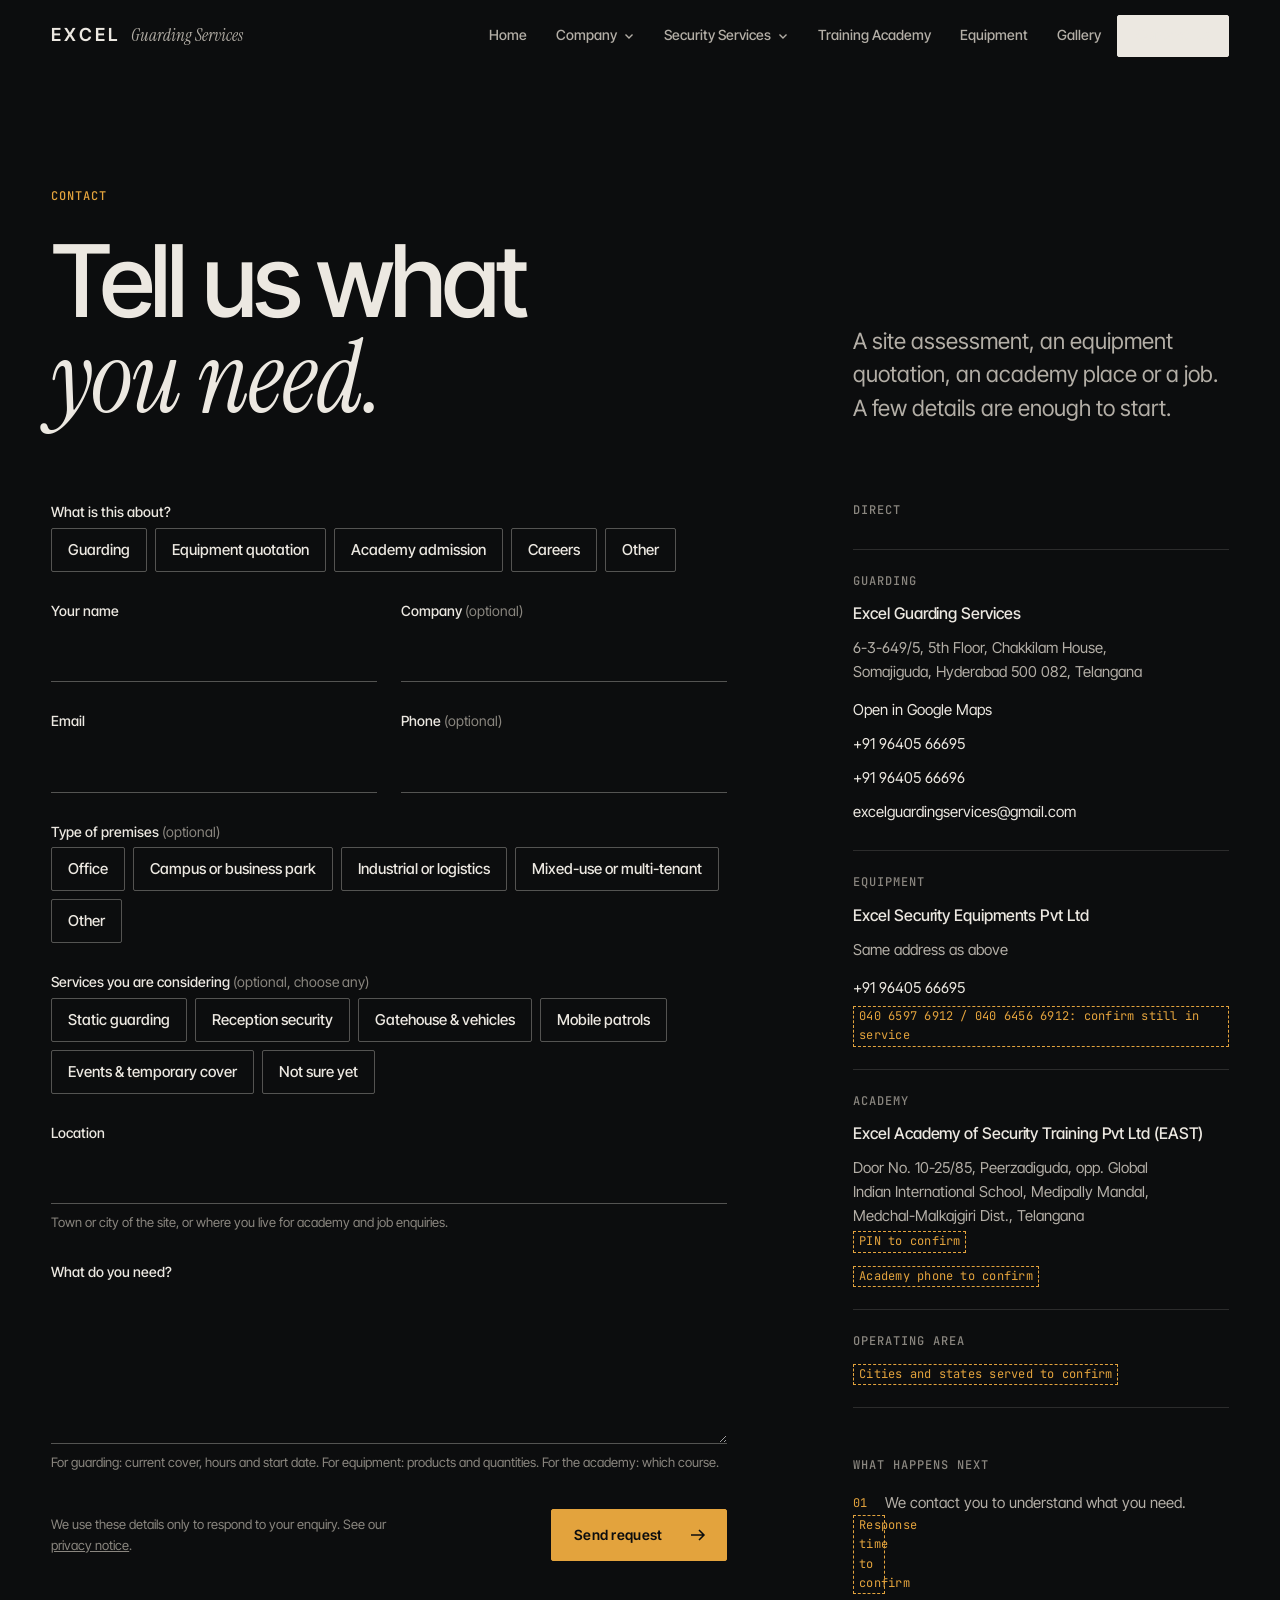
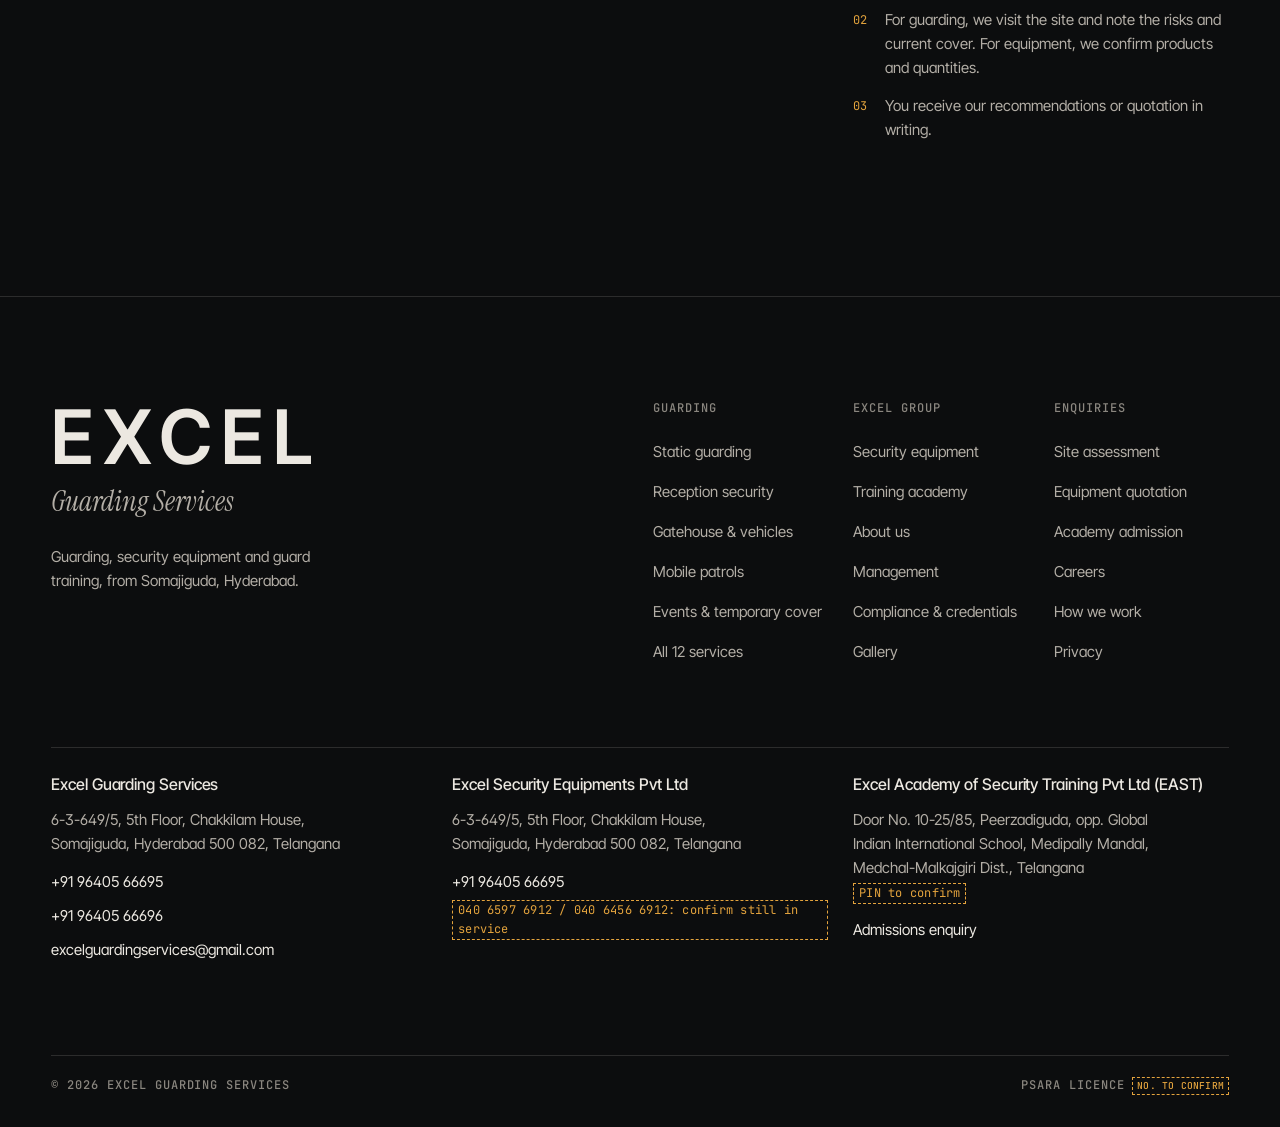
<file: contact.html>
<!doctype html>
<html lang="en">
<head>
  <meta charset="utf-8">
  <meta name="viewport" content="width=device-width, initial-scale=1">
  <title>Contact Excel Guarding Services, Hyderabad</title>
  <meta name="description" content="Request a site assessment, an equipment quotation or academy admission details. Excel Guarding Services, Chakkilam House, Somajiguda, Hyderabad.">
  <link rel="canonical" href="https://excel-guarding-services.vercel.app/contact">
  <meta name="theme-color" content="#0c0d0e">
  <meta property="og:type" content="website">
  <meta property="og:site_name" content="Excel Guarding Services">
  <meta property="og:locale" content="en_IN">
  <meta property="og:url" content="https://excel-guarding-services.vercel.app/contact">
  <meta property="og:title" content="Contact Excel Guarding Services, Hyderabad">
  <meta property="og:description" content="Request a site assessment, an equipment quotation or academy admission details. Excel Guarding Services, Chakkilam House, Somajiguda, Hyderabad.">
  <meta property="og:image" content="https://images.unsplash.com/photo-1485230405346-71acb9518d9c?auto=format&fit=crop&w=1200&h=630&q=70">
  <meta name="twitter:card" content="summary_large_image">
  <link rel="icon" href="/assets/img/favicon.svg" type="image/svg+xml">
  <link rel="preconnect" href="https://fonts.googleapis.com">
  <link rel="preconnect" href="https://fonts.gstatic.com" crossorigin>
  <link rel="preconnect" href="https://images.unsplash.com">
  <link rel="stylesheet" href="https://fonts.googleapis.com/css2?family=Instrument+Serif:ital@0;1&family=Inter+Tight:wght@400;500;600&family=JetBrains+Mono:wght@400;500&display=swap">
  <link rel="stylesheet" href="/assets/css/site.css">
  <link rel="stylesheet" href="/assets/css/extra.css">
  <script type="application/ld+json">{"@context":"https://schema.org","@type":"LocalBusiness","@id":"https://excel-guarding-services.vercel.app/#egs","name":"Excel Guarding Services","description":"Security guarding services in Hyderabad, Telangana.","url":"https://excel-guarding-services.vercel.app/","image":"https://images.unsplash.com/photo-1485230405346-71acb9518d9c?auto=format&fit=crop&w=1200&h=630&q=70","telephone":"+91-9640566695","email":"excelguardingservices@gmail.com","address":{"@type":"PostalAddress","streetAddress":"6-3-649/5, 5th Floor, Chakkilam House, Somajiguda","addressLocality":"Hyderabad","addressRegion":"Telangana","postalCode":"500082","addressCountry":"IN"}}</script>
  <script type="application/ld+json">{"@context":"https://schema.org","@type":"BreadcrumbList","itemListElement":[{"@type":"ListItem","position":1,"name":"Home","item":"https://excel-guarding-services.vercel.app/"},{"@type":"ListItem","position":2,"name":"Contact Us","item":"https://excel-guarding-services.vercel.app/contact"}]}</script>
  <script>document.documentElement.classList.add("js");</script>
</head>
<body>
  <a class="skip-link" href="#main">Skip to content</a>

  <header class="site-header" data-header>
    <div class="wrap">
      <a class="brand" href="/" aria-label="Excel Guarding Services, home">
        <span class="brand__mark">EXCEL</span><span class="brand__sub">Guarding Services</span>
      </a>
      <nav class="nav" aria-label="Primary">
        <ul class="nav__list" data-nav>
          <li class="nav__item"><a href="/">Home</a></li>
          <li class="nav__item has-menu">
            <button class="nav__trigger" type="button" aria-expanded="false" aria-controls="menu-company">Company <svg class="chev" viewBox="0 0 12 12" aria-hidden="true"><path d="M2.5 4.5 6 8l3.5-3.5" fill="none" stroke="currentColor" stroke-width="1.4"/></svg></button>
            <div class="nav__menu" id="menu-company">
              <ul>
                <li><a href="/about">About Us</a></li>
                <li><a href="/about#management">Management</a></li>
                <li><a href="/credentials">Compliance &amp; Quality</a></li>
                <li><a href="/approach">How We Work</a></li>
              </ul>
            </div>
          </li>
          <li class="nav__item has-menu">
            <button class="nav__trigger" type="button" aria-expanded="false" aria-controls="menu-services">Security Services <svg class="chev" viewBox="0 0 12 12" aria-hidden="true"><path d="M2.5 4.5 6 8l3.5-3.5" fill="none" stroke="currentColor" stroke-width="1.4"/></svg></button>
            <div class="nav__menu nav__menu--wide" id="menu-services">
              <ul>
                <li><a href="/services">All Services</a></li>
                <li><a href="/services#security-personnel">Security Personnel</a></li>
                <li><a href="/services#industrial-security">Industrial Security</a></li>
                <li><a href="/services#vip-escorts">VIP Escorts</a></li>
                <li><a href="/services#cash-van-services">Cash Van Services</a></li>
                <li><a href="/services#event-security">Event Security</a></li>
                <li><a href="/services#security-audits">Security Audits</a></li>
                <li><a href="/services#crisis-management">Crisis Management</a></li>
                <li><a href="/services#security-training">Security Training</a></li>
                <li><a href="/services#lady-security-staff">Lady Security Staff</a></li>
                <li><a href="/services#dog-squads">Police-Trained Dog Squads</a></li>
                <li><a href="/services#seminars-workshops">Seminars &amp; Workshops</a></li>
                <li><a href="/services#security-gadgets">Security Equipment &amp; Gadgets</a></li>
              </ul>
            </div>
          </li>
          <li class="nav__item"><a href="/academy">Training Academy</a></li>
          <li class="nav__item"><a href="/equipment">Equipment</a></li>
          <li class="nav__item"><a href="/gallery">Gallery</a></li>
          <li class="nav__item"><a class="btn nav__cta" href="/contact" aria-current="page">Contact Us</a></li>
        </ul>
      </nav>
      <button class="menu-toggle" type="button" aria-expanded="false" aria-controls="mobile-menu" data-menu-toggle>
        <span data-menu-label>Menu</span><span class="menu-toggle__bars" aria-hidden="true"></span>
      </button>
    </div>
  </header>

  <div class="mobile-menu" id="mobile-menu" data-menu>
    <nav aria-label="Mobile">
      <ul class="mobile-menu__list">
        <li><a href="/">Home <span class="index">00</span></a></li>
        <li class="mobile-menu__group">
          <button type="button" class="mobile-menu__toggle" aria-expanded="false" aria-controls="mm-company" data-submenu-toggle>Company <span class="mobile-menu__plus" aria-hidden="true"></span></button>
          <ul class="mobile-menu__sub" id="mm-company" hidden>
            <li><a href="/about">About Us</a></li>
            <li><a href="/about#management">Management</a></li>
            <li><a href="/credentials">Compliance &amp; Quality</a></li>
            <li><a href="/approach">How We Work</a></li>
          </ul>
        </li>
        <li class="mobile-menu__group">
          <button type="button" class="mobile-menu__toggle" aria-expanded="false" aria-controls="mm-services" data-submenu-toggle>Security Services <span class="mobile-menu__plus" aria-hidden="true"></span></button>
          <ul class="mobile-menu__sub" id="mm-services" hidden>
            <li><a href="/services">All Services</a></li>
            <li><a href="/services#security-personnel">Security Personnel</a></li>
            <li><a href="/services#industrial-security">Industrial Security</a></li>
            <li><a href="/services#vip-escorts">VIP Escorts</a></li>
            <li><a href="/services#cash-van-services">Cash Van Services</a></li>
            <li><a href="/services#event-security">Event Security</a></li>
            <li><a href="/services#security-audits">Security Audits</a></li>
            <li><a href="/services#crisis-management">Crisis Management</a></li>
            <li><a href="/services#security-training">Security Training</a></li>
            <li><a href="/services#lady-security-staff">Lady Security Staff</a></li>
            <li><a href="/services#dog-squads">Police-Trained Dog Squads</a></li>
            <li><a href="/services#seminars-workshops">Seminars &amp; Workshops</a></li>
            <li><a href="/services#security-gadgets">Security Equipment &amp; Gadgets</a></li>
          </ul>
        </li>
        <li><a href="/academy">Training Academy <span class="index">03</span></a></li>
        <li><a href="/equipment">Equipment <span class="index">04</span></a></li>
        <li><a href="/gallery">Gallery <span class="index">05</span></a></li>
        <li><a href="/contact" aria-current="page">Contact Us <span class="index">06</span></a></li>
      </ul>
    </nav>
    <div class="mobile-menu__foot">
      <p class="mobile-menu__call"><span class="label">Call us</span><a href="tel:+919640566695">+91 96405 66695</a></p>
      <a class="btn" href="/contact?topic=guarding">Request a site assessment <svg class="arrow" viewBox="0 0 16 16" aria-hidden="true"><path d="M1 8h13M9 3l5 5-5 5" fill="none" stroke="currentColor" stroke-width="1.5"/></svg></a>
    </div>
  </div>

  <main id="main">
    <section class="page-hero" aria-labelledby="page-title">
      <div class="wrap grid">
        <div class="page-hero__head">
          <span class="label label--signal">Contact</span>
          <h1 class="display" id="page-title">Tell us what <span class="serif">you need.</span></h1>
        </div>
        <div class="page-hero__aside">
          <p class="lede">A site assessment, an equipment quotation, an academy place or a job. A few details are enough to start.</p>
        </div>
      </div>
    </section>

    <section class="section section--flush" aria-label="Enquiry form and contact details">
      <div class="wrap grid">
        <div class="contact__form">
          <!-- Put your form service URL in data-endpoint (for example https://formspree.io/f/xxxxxxx). While it is empty, the form validates but tells visitors nothing was sent. -->
          <form class="form" data-form data-endpoint="" novalidate>
            <fieldset class="field field--full choices">
              <legend>What is this about?</legend>
              <div class="choices__row">
                <label class="choice"><input type="radio" name="topic" value="guarding"><span>Guarding</span></label>
                <label class="choice"><input type="radio" name="topic" value="equipment"><span>Equipment quotation</span></label>
                <label class="choice"><input type="radio" name="topic" value="academy"><span>Academy admission</span></label>
                <label class="choice"><input type="radio" name="topic" value="careers"><span>Careers</span></label>
                <label class="choice"><input type="radio" name="topic" value="other"><span>Other</span></label>
              </div>
            </fieldset>
            <div class="field">
              <label for="name">Your name</label>
              <input id="name" name="name" type="text" autocomplete="name" required aria-describedby="name-error" data-value-missing="Please enter your name.">
              <p class="field__error" id="name-error" aria-live="polite"></p>
            </div>
            <div class="field">
              <label for="company">Company <span class="optional">(optional)</span></label>
              <input id="company" name="company" type="text" autocomplete="organization" aria-describedby="company-error">
              <p class="field__error" id="company-error" aria-live="polite"></p>
            </div>
            <div class="field">
              <label for="email">Email</label>
              <input id="email" name="email" type="email" autocomplete="email" required aria-describedby="email-error" data-value-missing="Please enter your email address.">
              <p class="field__error" id="email-error" aria-live="polite"></p>
            </div>
            <div class="field">
              <label for="phone">Phone <span class="optional">(optional)</span></label>
              <input id="phone" name="phone" type="tel" autocomplete="tel" pattern="[0-9+\(\)\s\-]{7,20}" data-pattern-mismatch="Use digits, spaces and + ( ) - only." aria-describedby="phone-error">
              <p class="field__error" id="phone-error" aria-live="polite"></p>
            </div>

            <fieldset class="field field--full choices" data-guarding-only>
              <legend>Type of premises <span class="optional">(optional)</span></legend>
              <div class="choices__row">
                <label class="choice"><input type="radio" name="premises" value="Office"><span>Office</span></label>
                <label class="choice"><input type="radio" name="premises" value="Campus or business park"><span>Campus or business park</span></label>
                <label class="choice"><input type="radio" name="premises" value="Industrial or logistics"><span>Industrial or logistics</span></label>
                <label class="choice"><input type="radio" name="premises" value="Mixed-use or multi-tenant"><span>Mixed-use or multi-tenant</span></label>
                <label class="choice"><input type="radio" name="premises" value="Other"><span>Other</span></label>
              </div>
            </fieldset>

            <fieldset class="field field--full choices" data-guarding-only>
              <legend>Services you are considering <span class="optional">(optional, choose any)</span></legend>
              <div class="choices__row">
                <label class="choice"><input type="checkbox" name="services" value="Static guarding"><span>Static guarding</span></label>
                <label class="choice"><input type="checkbox" name="services" value="Reception security"><span>Reception security</span></label>
                <label class="choice"><input type="checkbox" name="services" value="Gatehouse and vehicles"><span>Gatehouse &amp; vehicles</span></label>
                <label class="choice"><input type="checkbox" name="services" value="Mobile patrols"><span>Mobile patrols</span></label>
                <label class="choice"><input type="checkbox" name="services" value="Events and temporary cover"><span>Events &amp; temporary cover</span></label>
                <label class="choice"><input type="checkbox" name="services" value="Not sure yet"><span>Not sure yet</span></label>
              </div>
            </fieldset>

            <div class="field field--full">
              <label for="location">Location</label>
              <input id="location" name="location" type="text" autocomplete="address-level2" required aria-describedby="location-hint location-error" data-value-missing="Please tell us your town or city.">
              <p class="field__hint" id="location-hint">Town or city of the site, or where you live for academy and job enquiries.</p>
              <p class="field__error" id="location-error" aria-live="polite"></p>
            </div>

            <div class="field field--full">
              <label for="message">What do you need?</label>
              <textarea id="message" name="message" rows="5" required minlength="20" aria-describedby="message-hint message-error" data-value-missing="Please tell us a little about what you need." data-too-short="Please add a little more detail (at least 20 characters)."></textarea>
              <p class="field__hint" id="message-hint">For guarding: current cover, hours and start date. For equipment: products and quantities. For the academy: which course.</p>
              <p class="field__error" id="message-error" aria-live="polite"></p>
            </div>

            <p class="form__status" data-form-status role="status" hidden></p>

            <div class="form__foot">
              <p>We use these details only to respond to your enquiry. See our <a href="/privacy">privacy notice</a>.</p>
              <button class="btn" type="submit">Send request <svg class="arrow" viewBox="0 0 16 16" aria-hidden="true"><path d="M1 8h13M9 3l5 5-5 5" fill="none" stroke="currentColor" stroke-width="1.5"/></svg></button>
            </div>
          </form>
        </div>

        <aside class="contact__aside" aria-labelledby="direct-title">
          <h2 class="label kicker" id="direct-title">Direct</h2>
          <div class="contact-entities">
            <div class="entity">
              <span class="label">Guarding</span>
              <h3>Excel Guarding Services</h3>
              <address>6-3-649/5, 5th Floor, Chakkilam House, Somajiguda, Hyderabad 500 082, Telangana</address>
              <ul>
                <li><a href="https://www.google.com/maps/search/?api=1&amp;query=Chakkilam+House%2C+Somajiguda%2C+Hyderabad+500082" rel="noopener">Open in Google Maps</a></li>
                <li><a href="tel:+919640566695">+91 96405 66695</a></li>
                <li><a href="tel:+919640566696">+91 96405 66696</a></li>
                <li><a href="mailto:excelguardingservices@gmail.com">excelguardingservices@gmail.com</a></li>
              </ul>
            </div>
            <div class="entity">
              <span class="label">Equipment</span>
              <h3>Excel Security Equipments Pvt Ltd</h3>
              <address>Same address as above</address>
              <ul>
                <li><a href="tel:+919640566695">+91 96405 66695</a></li>
                <li><span class="tbc">040 6597 6912 / 040 6456 6912: confirm still in service</span></li>
              </ul>
            </div>
            <div class="entity">
              <span class="label">Academy</span>
              <h3>Excel Academy of Security Training Pvt Ltd (EAST)</h3>
              <address>Door No. 10-25/85, Peerzadiguda, opp. Global Indian International School, Medipally Mandal, Medchal-Malkajgiri Dist., Telangana <span class="tbc">PIN to confirm</span></address>
              <ul><li><span class="tbc">Academy phone to confirm</span></li></ul>
            </div>
            <div class="entity">
              <span class="label">Operating area</span>
              <p><span class="tbc">Cities and states served to confirm</span></p>
            </div>
          </div>
          <div class="expect">
            <h2 class="label">What happens next</h2>
            <ol>
              <li>We contact you to understand what you need. <span class="tbc">Response time to confirm</span></li>
              <li>For guarding, we visit the site and note the risks and current cover. For equipment, we confirm products and quantities.</li>
              <li>You receive our recommendations or quotation in writing.</li>
            </ol>
          </div>
        </aside>
      </div>
    </section>
  </main>

  <footer class="site-footer">
    <div class="wrap">
      <div class="grid">
        <div class="footer__brand">
          <span class="brand__mark">EXCEL</span>
          <span class="brand__sub">Guarding Services</span>
          <p>Guarding, security equipment and guard training, from Somajiguda, Hyderabad.</p>
        </div>
        <div class="footer__col footer__col--first">
          <span class="label">Guarding</span>
          <ul>
            <li><a href="/services#static">Static guarding</a></li>
            <li><a href="/services#reception">Reception security</a></li>
            <li><a href="/services#gatehouse">Gatehouse &amp; vehicles</a></li>
            <li><a href="/services#patrols">Mobile patrols</a></li>
            <li><a href="/services#events">Events &amp; temporary cover</a></li>
            <li><a href="/services#services">All 12 services</a></li>
          </ul>
        </div>
        <div class="footer__col">
          <span class="label">Excel Group</span>
          <ul>
            <li><a href="/equipment">Security equipment</a></li>
            <li><a href="/academy">Training academy</a></li>
            <li><a href="/about">About us</a></li>
            <li><a href="/about#management">Management</a></li>
            <li><a href="/credentials">Compliance &amp; credentials</a></li>
            <li><a href="/gallery">Gallery</a></li>
          </ul>
        </div>
        <div class="footer__col">
          <span class="label">Enquiries</span>
          <ul>
            <li><a href="/contact?topic=guarding">Site assessment</a></li>
            <li><a href="/contact?topic=equipment">Equipment quotation</a></li>
            <li><a href="/contact?topic=academy">Academy admission</a></li>
            <li><a href="/contact?topic=careers">Careers</a></li>
            <li><a href="/approach">How we work</a></li>
            <li><a href="/privacy">Privacy</a></li>
          </ul>
        </div>
      </div>
      <div class="footer__entities">
        <div class="entity">
          <h2>Excel Guarding Services</h2>
          <address>6-3-649/5, 5th Floor, Chakkilam House, Somajiguda, Hyderabad 500 082, Telangana</address>
          <ul>
            <li><a href="tel:+919640566695">+91 96405 66695</a></li>
            <li><a href="tel:+919640566696">+91 96405 66696</a></li>
            <li><a href="mailto:excelguardingservices@gmail.com">excelguardingservices@gmail.com</a></li>
          </ul>
        </div>
        <div class="entity">
          <h2>Excel Security Equipments Pvt Ltd</h2>
          <address>6-3-649/5, 5th Floor, Chakkilam House, Somajiguda, Hyderabad 500 082, Telangana</address>
          <ul>
            <li><a href="tel:+919640566695">+91 96405 66695</a></li>
            <li><span class="tbc">040 6597 6912 / 040 6456 6912: confirm still in service</span></li>
          </ul>
        </div>
        <div class="entity">
          <h2>Excel Academy of Security Training Pvt Ltd (EAST)</h2>
          <address>Door No. 10-25/85, Peerzadiguda, opp. Global Indian International School, Medipally Mandal, Medchal-Malkajgiri Dist., Telangana <span class="tbc">PIN to confirm</span></address>
          <ul>
            <li><a href="/contact?topic=academy">Admissions enquiry</a></li>
          </ul>
        </div>
      </div>
      <div class="footer__base">
        <span class="label">© <span data-year>2026</span> Excel Guarding Services</span>
        <span class="label">PSARA licence <span class="tbc">no. to confirm</span></span>
      </div>
    </div>
  </footer>

  <script src="/assets/js/site.js" defer></script>
</body>
</html>
</file>
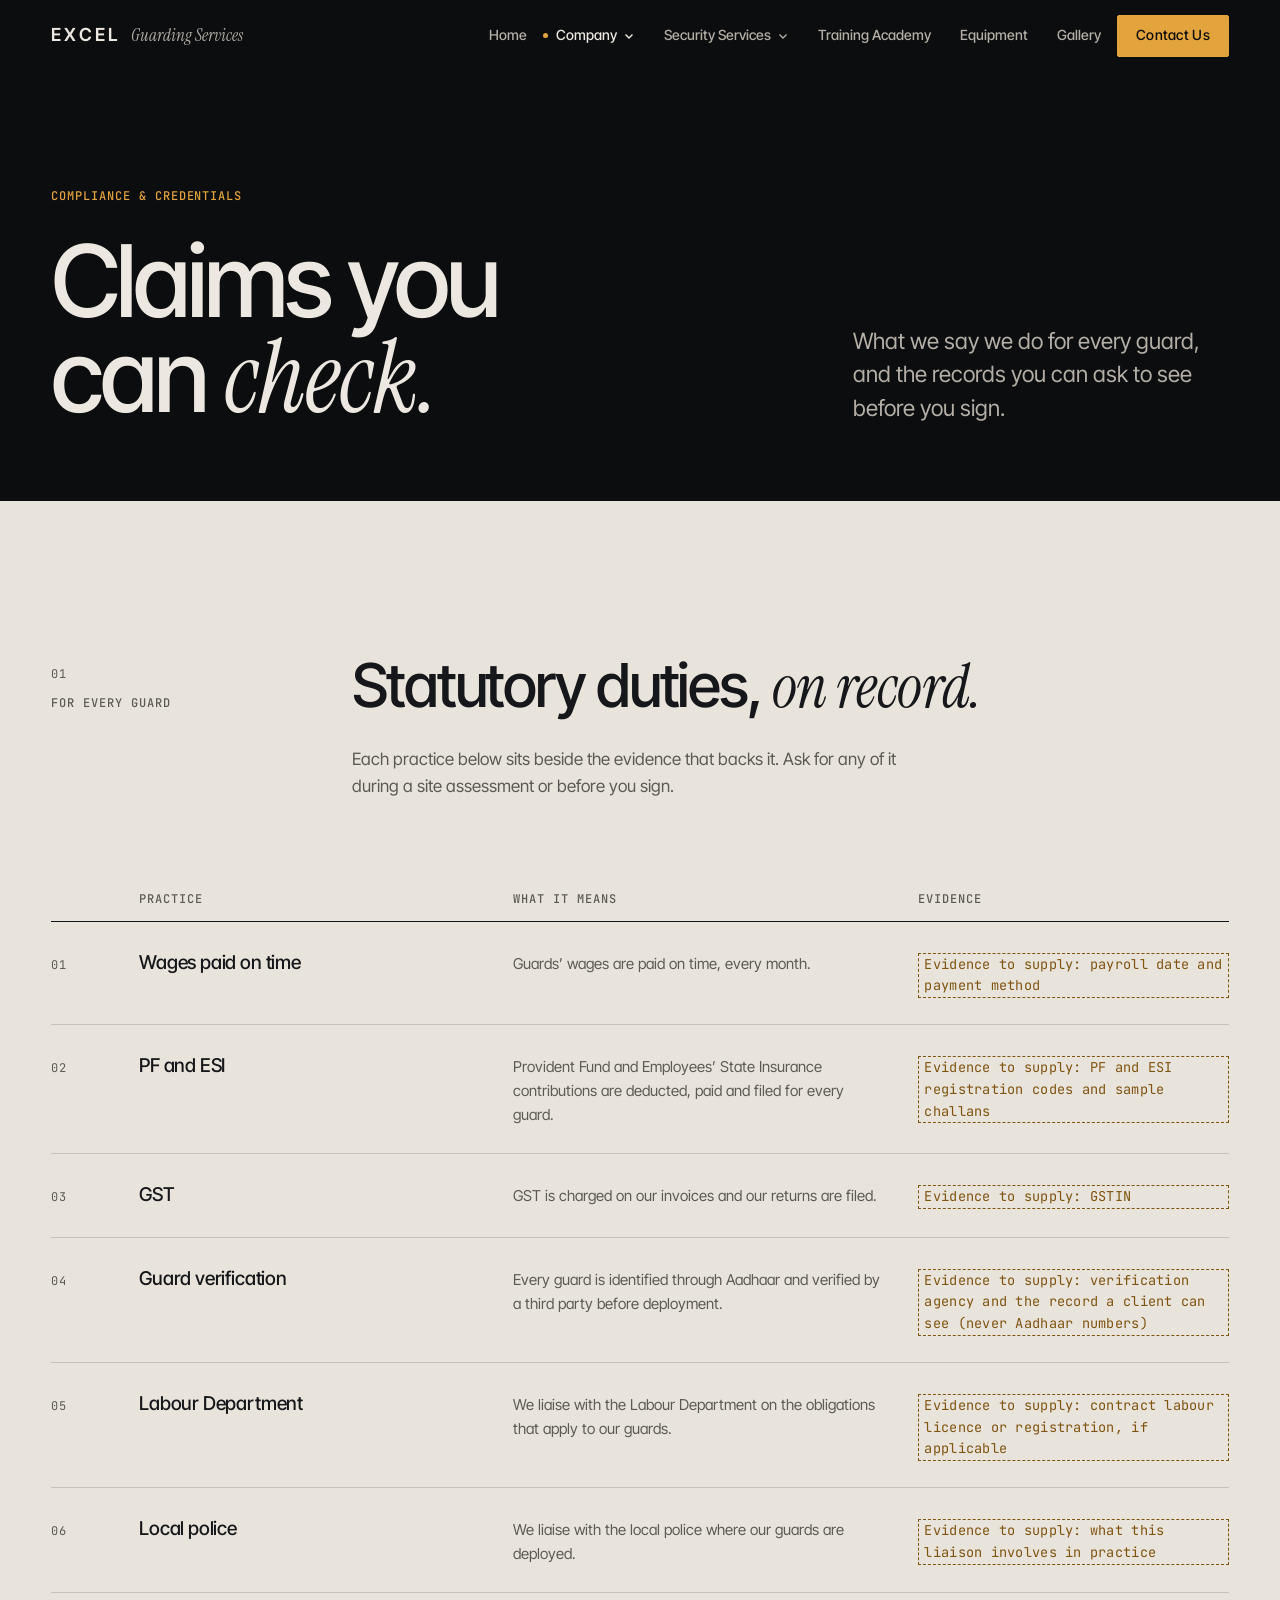
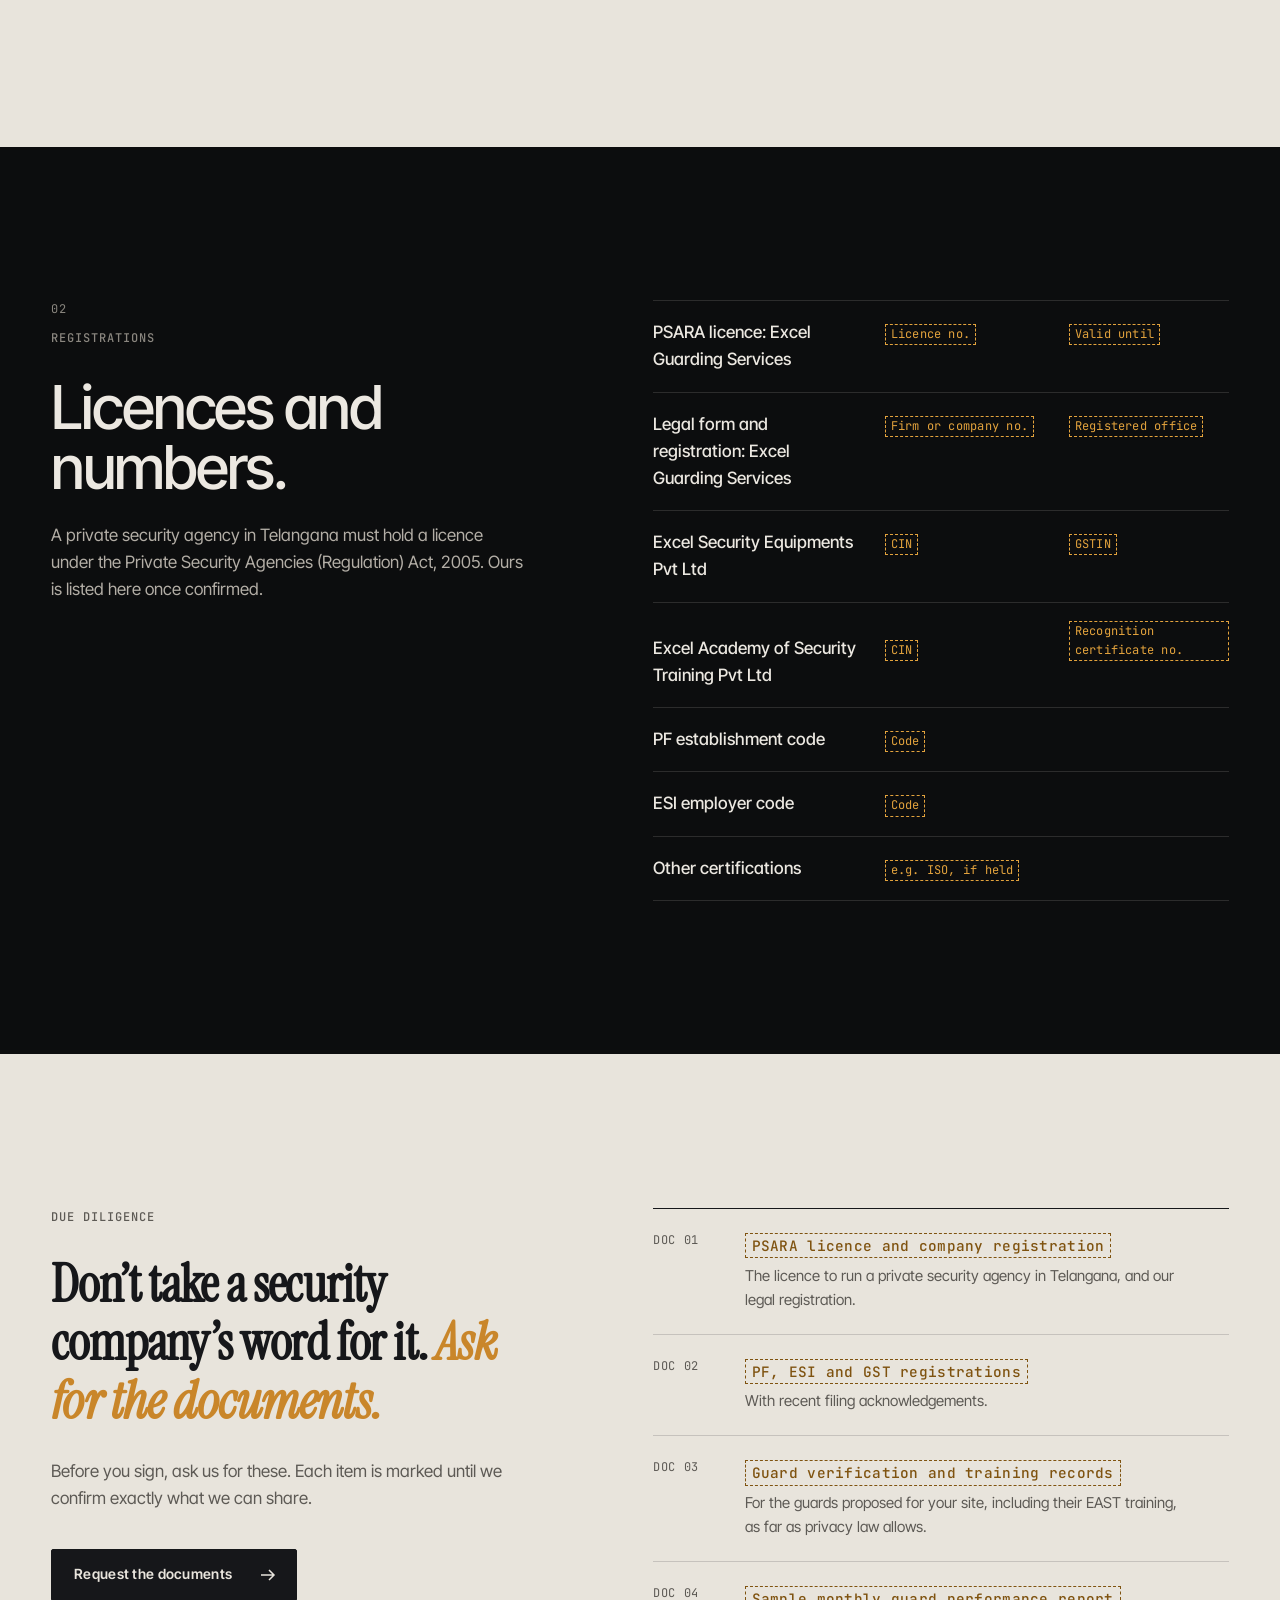
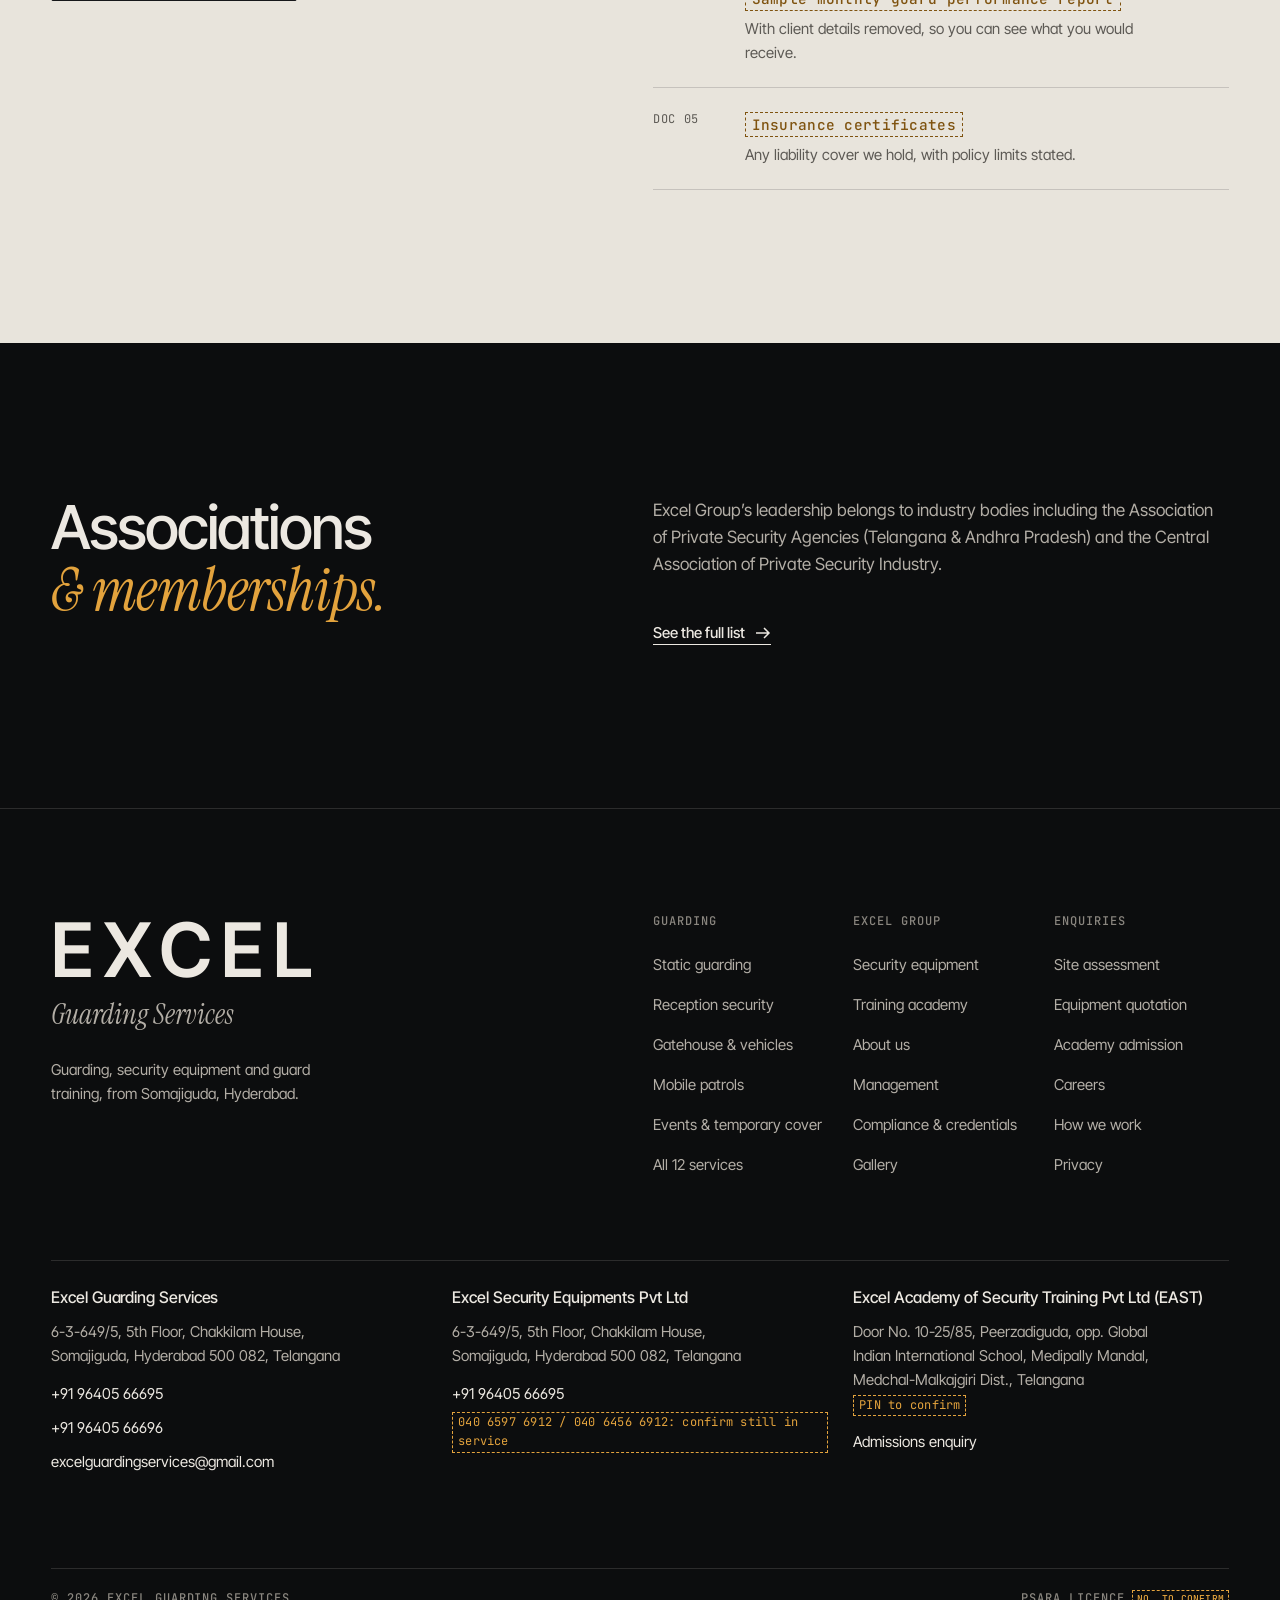
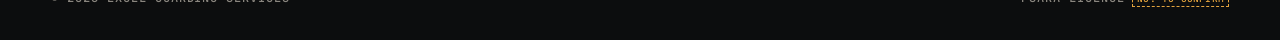
<file: credentials.html>
<!doctype html>
<html lang="en">
<head>
  <meta charset="utf-8">
  <meta name="viewport" content="width=device-width, initial-scale=1">
  <title>Compliance & Credentials | Excel Guarding Services</title>
  <meta name="description" content="Wages, PF, ESI and GST filings, guard verification and registrations at Excel Guarding Services, with the evidence you can ask to see.">
  <link rel="canonical" href="https://excel-guarding-services.vercel.app/credentials">
  <meta name="theme-color" content="#0c0d0e">
  <meta property="og:type" content="website">
  <meta property="og:site_name" content="Excel Guarding Services">
  <meta property="og:locale" content="en_IN">
  <meta property="og:url" content="https://excel-guarding-services.vercel.app/credentials">
  <meta property="og:title" content="Compliance & Credentials | Excel Guarding Services">
  <meta property="og:description" content="Wages, PF, ESI and GST filings, guard verification and registrations at Excel Guarding Services, with the evidence you can ask to see.">
  <meta property="og:image" content="https://images.unsplash.com/photo-1485230405346-71acb9518d9c?auto=format&fit=crop&w=1200&h=630&q=70">
  <meta name="twitter:card" content="summary_large_image">
  <link rel="icon" href="/assets/img/favicon.svg" type="image/svg+xml">
  <link rel="preconnect" href="https://fonts.googleapis.com">
  <link rel="preconnect" href="https://fonts.gstatic.com" crossorigin>
  <link rel="preconnect" href="https://images.unsplash.com">
  <link rel="stylesheet" href="https://fonts.googleapis.com/css2?family=Instrument+Serif:ital@0;1&family=Inter+Tight:wght@400;500;600&family=JetBrains+Mono:wght@400;500&display=swap">
  <link rel="stylesheet" href="/assets/css/site.css">
  <link rel="stylesheet" href="/assets/css/extra.css">
  <script type="application/ld+json">{"@context":"https://schema.org","@type":"BreadcrumbList","itemListElement":[{"@type":"ListItem","position":1,"name":"Home","item":"https://excel-guarding-services.vercel.app/"},{"@type":"ListItem","position":2,"name":"Compliance & Quality","item":"https://excel-guarding-services.vercel.app/credentials"}]}</script>
  <script>document.documentElement.classList.add("js");</script>
</head>
<body>
  <a class="skip-link" href="#main">Skip to content</a>

  <header class="site-header" data-header>
    <div class="wrap">
      <a class="brand" href="/" aria-label="Excel Guarding Services, home">
        <span class="brand__mark">EXCEL</span><span class="brand__sub">Guarding Services</span>
      </a>
      <nav class="nav" aria-label="Primary">
        <ul class="nav__list" data-nav>
          <li class="nav__item"><a href="/">Home</a></li>
          <li class="nav__item has-menu is-current">
            <button class="nav__trigger" type="button" aria-expanded="false" aria-controls="menu-company">Company <svg class="chev" viewBox="0 0 12 12" aria-hidden="true"><path d="M2.5 4.5 6 8l3.5-3.5" fill="none" stroke="currentColor" stroke-width="1.4"/></svg></button>
            <div class="nav__menu" id="menu-company">
              <ul>
                <li><a href="/about">About Us</a></li>
                <li><a href="/about#management">Management</a></li>
                <li><a href="/credentials" aria-current="page">Compliance &amp; Quality</a></li>
                <li><a href="/approach">How We Work</a></li>
              </ul>
            </div>
          </li>
          <li class="nav__item has-menu">
            <button class="nav__trigger" type="button" aria-expanded="false" aria-controls="menu-services">Security Services <svg class="chev" viewBox="0 0 12 12" aria-hidden="true"><path d="M2.5 4.5 6 8l3.5-3.5" fill="none" stroke="currentColor" stroke-width="1.4"/></svg></button>
            <div class="nav__menu nav__menu--wide" id="menu-services">
              <ul>
                <li><a href="/services">All Services</a></li>
                <li><a href="/services#security-personnel">Security Personnel</a></li>
                <li><a href="/services#industrial-security">Industrial Security</a></li>
                <li><a href="/services#vip-escorts">VIP Escorts</a></li>
                <li><a href="/services#cash-van-services">Cash Van Services</a></li>
                <li><a href="/services#event-security">Event Security</a></li>
                <li><a href="/services#security-audits">Security Audits</a></li>
                <li><a href="/services#crisis-management">Crisis Management</a></li>
                <li><a href="/services#security-training">Security Training</a></li>
                <li><a href="/services#lady-security-staff">Lady Security Staff</a></li>
                <li><a href="/services#dog-squads">Police-Trained Dog Squads</a></li>
                <li><a href="/services#seminars-workshops">Seminars &amp; Workshops</a></li>
                <li><a href="/services#security-gadgets">Security Equipment &amp; Gadgets</a></li>
              </ul>
            </div>
          </li>
          <li class="nav__item"><a href="/academy">Training Academy</a></li>
          <li class="nav__item"><a href="/equipment">Equipment</a></li>
          <li class="nav__item"><a href="/gallery">Gallery</a></li>
          <li class="nav__item"><a class="btn nav__cta" href="/contact">Contact Us</a></li>
        </ul>
      </nav>
      <button class="menu-toggle" type="button" aria-expanded="false" aria-controls="mobile-menu" data-menu-toggle>
        <span data-menu-label>Menu</span><span class="menu-toggle__bars" aria-hidden="true"></span>
      </button>
    </div>
  </header>

  <div class="mobile-menu" id="mobile-menu" data-menu>
    <nav aria-label="Mobile">
      <ul class="mobile-menu__list">
        <li><a href="/">Home <span class="index">00</span></a></li>
        <li class="mobile-menu__group">
          <button type="button" class="mobile-menu__toggle is-current" aria-expanded="false" aria-controls="mm-company" data-submenu-toggle>Company <span class="mobile-menu__plus" aria-hidden="true"></span></button>
          <ul class="mobile-menu__sub" id="mm-company" hidden>
            <li><a href="/about">About Us</a></li>
            <li><a href="/about#management">Management</a></li>
            <li><a href="/credentials" aria-current="page">Compliance &amp; Quality</a></li>
            <li><a href="/approach">How We Work</a></li>
          </ul>
        </li>
        <li class="mobile-menu__group">
          <button type="button" class="mobile-menu__toggle" aria-expanded="false" aria-controls="mm-services" data-submenu-toggle>Security Services <span class="mobile-menu__plus" aria-hidden="true"></span></button>
          <ul class="mobile-menu__sub" id="mm-services" hidden>
            <li><a href="/services">All Services</a></li>
            <li><a href="/services#security-personnel">Security Personnel</a></li>
            <li><a href="/services#industrial-security">Industrial Security</a></li>
            <li><a href="/services#vip-escorts">VIP Escorts</a></li>
            <li><a href="/services#cash-van-services">Cash Van Services</a></li>
            <li><a href="/services#event-security">Event Security</a></li>
            <li><a href="/services#security-audits">Security Audits</a></li>
            <li><a href="/services#crisis-management">Crisis Management</a></li>
            <li><a href="/services#security-training">Security Training</a></li>
            <li><a href="/services#lady-security-staff">Lady Security Staff</a></li>
            <li><a href="/services#dog-squads">Police-Trained Dog Squads</a></li>
            <li><a href="/services#seminars-workshops">Seminars &amp; Workshops</a></li>
            <li><a href="/services#security-gadgets">Security Equipment &amp; Gadgets</a></li>
          </ul>
        </li>
        <li><a href="/academy">Training Academy <span class="index">03</span></a></li>
        <li><a href="/equipment">Equipment <span class="index">04</span></a></li>
        <li><a href="/gallery">Gallery <span class="index">05</span></a></li>
        <li><a href="/contact">Contact Us <span class="index">06</span></a></li>
      </ul>
    </nav>
    <div class="mobile-menu__foot">
      <p class="mobile-menu__call"><span class="label">Call us</span><a href="tel:+919640566695">+91 96405 66695</a></p>
      <a class="btn" href="/contact?topic=guarding">Request a site assessment <svg class="arrow" viewBox="0 0 16 16" aria-hidden="true"><path d="M1 8h13M9 3l5 5-5 5" fill="none" stroke="currentColor" stroke-width="1.5"/></svg></a>
    </div>
  </div>

  <main id="main">
    <section class="page-hero" aria-labelledby="page-title">
      <div class="wrap grid">
        <div class="page-hero__head">
          <span class="label label--signal">Compliance &amp; credentials</span>
          <h1 class="display" id="page-title">Claims you can <span class="serif">check.</span></h1>
        </div>
        <div class="page-hero__aside">
          <p class="lede">What we say we do for every guard, and the records you can ask to see before you sign.</p>
        </div>
      </div>
    </section>

    <!-- Compliance practices with evidence slots -->
    <section class="section on-paper" aria-labelledby="practice-title">
      <div class="wrap">
        <div class="grid section-head">
          <div class="section-head__meta"><span class="index">01</span><span class="label">For every guard</span></div>
          <h2 class="h2 section-head__title" id="practice-title">Statutory duties, <span class="serif">on record.</span></h2>
          <p class="prose section-head__aside">Each practice below sits beside the evidence that backs it. Ask for any of it during a site assessment or before you sign.</p>
        </div>
        <div class="claims-head label" aria-hidden="true"><span></span><span>Practice</span><span>What it means</span><span>Evidence</span></div>
        <ol class="claims reveal">
          <li class="claim">
            <span class="index">01</span>
            <h3>Wages paid on time</h3>
            <p>Guards’ wages are paid on time, every month.</p>
            <div class="claim__evidence"><span class="tbc">Evidence to supply: payroll date and payment method</span></div>
          </li>
          <li class="claim">
            <span class="index">02</span>
            <h3>PF and ESI</h3>
            <p>Provident Fund and Employees’ State Insurance contributions are deducted, paid and filed for every guard.</p>
            <div class="claim__evidence"><span class="tbc">Evidence to supply: PF and ESI registration codes and sample challans</span></div>
          </li>
          <li class="claim">
            <span class="index">03</span>
            <h3>GST</h3>
            <p>GST is charged on our invoices and our returns are filed.</p>
            <div class="claim__evidence"><span class="tbc">Evidence to supply: GSTIN</span></div>
          </li>
          <li class="claim">
            <span class="index">04</span>
            <h3>Guard verification</h3>
            <p>Every guard is identified through Aadhaar and verified by a third party before deployment.</p>
            <div class="claim__evidence"><span class="tbc">Evidence to supply: verification agency and the record a client can see (never Aadhaar numbers)</span></div>
          </li>
          <li class="claim">
            <span class="index">05</span>
            <h3>Labour Department</h3>
            <p>We liaise with the Labour Department on the obligations that apply to our guards.</p>
            <div class="claim__evidence"><span class="tbc">Evidence to supply: contract labour licence or registration, if applicable</span></div>
          </li>
          <li class="claim">
            <span class="index">06</span>
            <h3>Local police</h3>
            <p>We liaise with the local police where our guards are deployed.</p>
            <div class="claim__evidence"><span class="tbc">Evidence to supply: what this liaison involves in practice</span></div>
          </li>
        </ol>
      </div>
    </section>

    <!-- Registrations -->
    <section class="section" aria-labelledby="reg-title">
      <div class="wrap grid">
        <div class="split__a reveal">
          <div class="kicker"><span class="index">02</span><span class="label">Registrations</span></div>
          <h2 class="h2" id="reg-title">Licences and numbers.</h2>
          <p class="prose spaced">A private security agency in Telangana must hold a licence under the Private Security Agencies (Regulation) Act, 2005. Ours is listed here once confirmed.</p>
        </div>
        <dl class="split__b registry reveal">
          <div><dt>PSARA licence: Excel Guarding Services</dt><dd><span class="tbc">Licence no.</span></dd><dd><span class="tbc">Valid until</span></dd></div>
          <div><dt>Legal form and registration: Excel Guarding Services</dt><dd><span class="tbc">Firm or company no.</span></dd><dd><span class="tbc">Registered office</span></dd></div>
          <div><dt>Excel Security Equipments Pvt Ltd</dt><dd><span class="tbc">CIN</span></dd><dd><span class="tbc">GSTIN</span></dd></div>
          <div><dt>Excel Academy of Security Training Pvt Ltd</dt><dd><span class="tbc">CIN</span></dd><dd><span class="tbc">Recognition certificate no.</span></dd></div>
          <div><dt>PF establishment code</dt><dd><span class="tbc">Code</span></dd><dd></dd></div>
          <div><dt>ESI employer code</dt><dd><span class="tbc">Code</span></dd><dd></dd></div>
          <div><dt>Other certifications</dt><dd><span class="tbc">e.g. ISO, if held</span></dd><dd></dd></div>
        </dl>
      </div>
    </section>

    <!-- Document pack -->
    <section class="section on-paper verify" id="documents" aria-labelledby="verify-title">
      <div class="wrap grid">
        <div class="verify__head reveal">
          <p class="label kicker">Due diligence</p>
          <h2 class="statement" id="verify-title">Don’t take a security company’s word for it. <em>Ask for the documents.</em></h2>
          <p class="prose">Before you sign, ask us for these. Each item is marked until we confirm exactly what we can share.</p>
          <a class="btn btn--dark" href="/contact?topic=guarding">Request the documents <svg class="arrow" viewBox="0 0 16 16" aria-hidden="true"><path d="M1 8h13M9 3l5 5-5 5" fill="none" stroke="currentColor" stroke-width="1.5"/></svg></a>
        </div>
        <ol class="verify__list reveal">
          <li class="doc"><span class="index">DOC 01</span><div><h3><span class="tbc">PSARA licence and company registration</span></h3><p>The licence to run a private security agency in Telangana, and our legal registration.</p></div></li>
          <li class="doc"><span class="index">DOC 02</span><div><h3><span class="tbc">PF, ESI and GST registrations</span></h3><p>With recent filing acknowledgements.</p></div></li>
          <li class="doc"><span class="index">DOC 03</span><div><h3><span class="tbc">Guard verification and training records</span></h3><p>For the guards proposed for your site, including their EAST training, as far as privacy law allows.</p></div></li>
          <li class="doc"><span class="index">DOC 04</span><div><h3><span class="tbc">Sample monthly guard performance report</span></h3><p>With client details removed, so you can see what you would receive.</p></div></li>
          <li class="doc"><span class="index">DOC 05</span><div><h3><span class="tbc">Insurance certificates</span></h3><p>Any liability cover we hold, with policy limits stated.</p></div></li>
        </ol>
      </div>
    </section>

    <section class="section" aria-labelledby="assoc-link-title">
      <div class="wrap grid">
        <div class="split__a reveal">
          <h2 class="h2" id="assoc-link-title">Associations <span class="serif signal">&amp; memberships.</span></h2>
        </div>
        <div class="split__b reveal">
          <p class="prose">Excel Group’s leadership belongs to industry bodies including the Association of Private Security Agencies (Telangana &amp; Andhra Pradesh) and the Central Association of Private Security Industry.</p>
          <p class="actions"><a class="link" href="/about#associations">See the full list <svg class="arrow" viewBox="0 0 16 16" aria-hidden="true"><path d="M1 8h13M9 3l5 5-5 5" fill="none" stroke="currentColor" stroke-width="1.5"/></svg></a></p>
        </div>
      </div>
    </section>
  </main>

  <footer class="site-footer">
    <div class="wrap">
      <div class="grid">
        <div class="footer__brand">
          <span class="brand__mark">EXCEL</span>
          <span class="brand__sub">Guarding Services</span>
          <p>Guarding, security equipment and guard training, from Somajiguda, Hyderabad.</p>
        </div>
        <div class="footer__col footer__col--first">
          <span class="label">Guarding</span>
          <ul>
            <li><a href="/services#static">Static guarding</a></li>
            <li><a href="/services#reception">Reception security</a></li>
            <li><a href="/services#gatehouse">Gatehouse &amp; vehicles</a></li>
            <li><a href="/services#patrols">Mobile patrols</a></li>
            <li><a href="/services#events">Events &amp; temporary cover</a></li>
            <li><a href="/services#services">All 12 services</a></li>
          </ul>
        </div>
        <div class="footer__col">
          <span class="label">Excel Group</span>
          <ul>
            <li><a href="/equipment">Security equipment</a></li>
            <li><a href="/academy">Training academy</a></li>
            <li><a href="/about">About us</a></li>
            <li><a href="/about#management">Management</a></li>
            <li><a href="/credentials">Compliance &amp; credentials</a></li>
            <li><a href="/gallery">Gallery</a></li>
          </ul>
        </div>
        <div class="footer__col">
          <span class="label">Enquiries</span>
          <ul>
            <li><a href="/contact?topic=guarding">Site assessment</a></li>
            <li><a href="/contact?topic=equipment">Equipment quotation</a></li>
            <li><a href="/contact?topic=academy">Academy admission</a></li>
            <li><a href="/contact?topic=careers">Careers</a></li>
            <li><a href="/approach">How we work</a></li>
            <li><a href="/privacy">Privacy</a></li>
          </ul>
        </div>
      </div>
      <div class="footer__entities">
        <div class="entity">
          <h2>Excel Guarding Services</h2>
          <address>6-3-649/5, 5th Floor, Chakkilam House, Somajiguda, Hyderabad 500 082, Telangana</address>
          <ul>
            <li><a href="tel:+919640566695">+91 96405 66695</a></li>
            <li><a href="tel:+919640566696">+91 96405 66696</a></li>
            <li><a href="mailto:excelguardingservices@gmail.com">excelguardingservices@gmail.com</a></li>
          </ul>
        </div>
        <div class="entity">
          <h2>Excel Security Equipments Pvt Ltd</h2>
          <address>6-3-649/5, 5th Floor, Chakkilam House, Somajiguda, Hyderabad 500 082, Telangana</address>
          <ul>
            <li><a href="tel:+919640566695">+91 96405 66695</a></li>
            <li><span class="tbc">040 6597 6912 / 040 6456 6912: confirm still in service</span></li>
          </ul>
        </div>
        <div class="entity">
          <h2>Excel Academy of Security Training Pvt Ltd (EAST)</h2>
          <address>Door No. 10-25/85, Peerzadiguda, opp. Global Indian International School, Medipally Mandal, Medchal-Malkajgiri Dist., Telangana <span class="tbc">PIN to confirm</span></address>
          <ul>
            <li><a href="/contact?topic=academy">Admissions enquiry</a></li>
          </ul>
        </div>
      </div>
      <div class="footer__base">
        <span class="label">© <span data-year>2026</span> Excel Guarding Services</span>
        <span class="label">PSARA licence <span class="tbc">no. to confirm</span></span>
      </div>
    </div>
  </footer>

  <script src="/assets/js/site.js" defer></script>
</body>
</html>
</file>
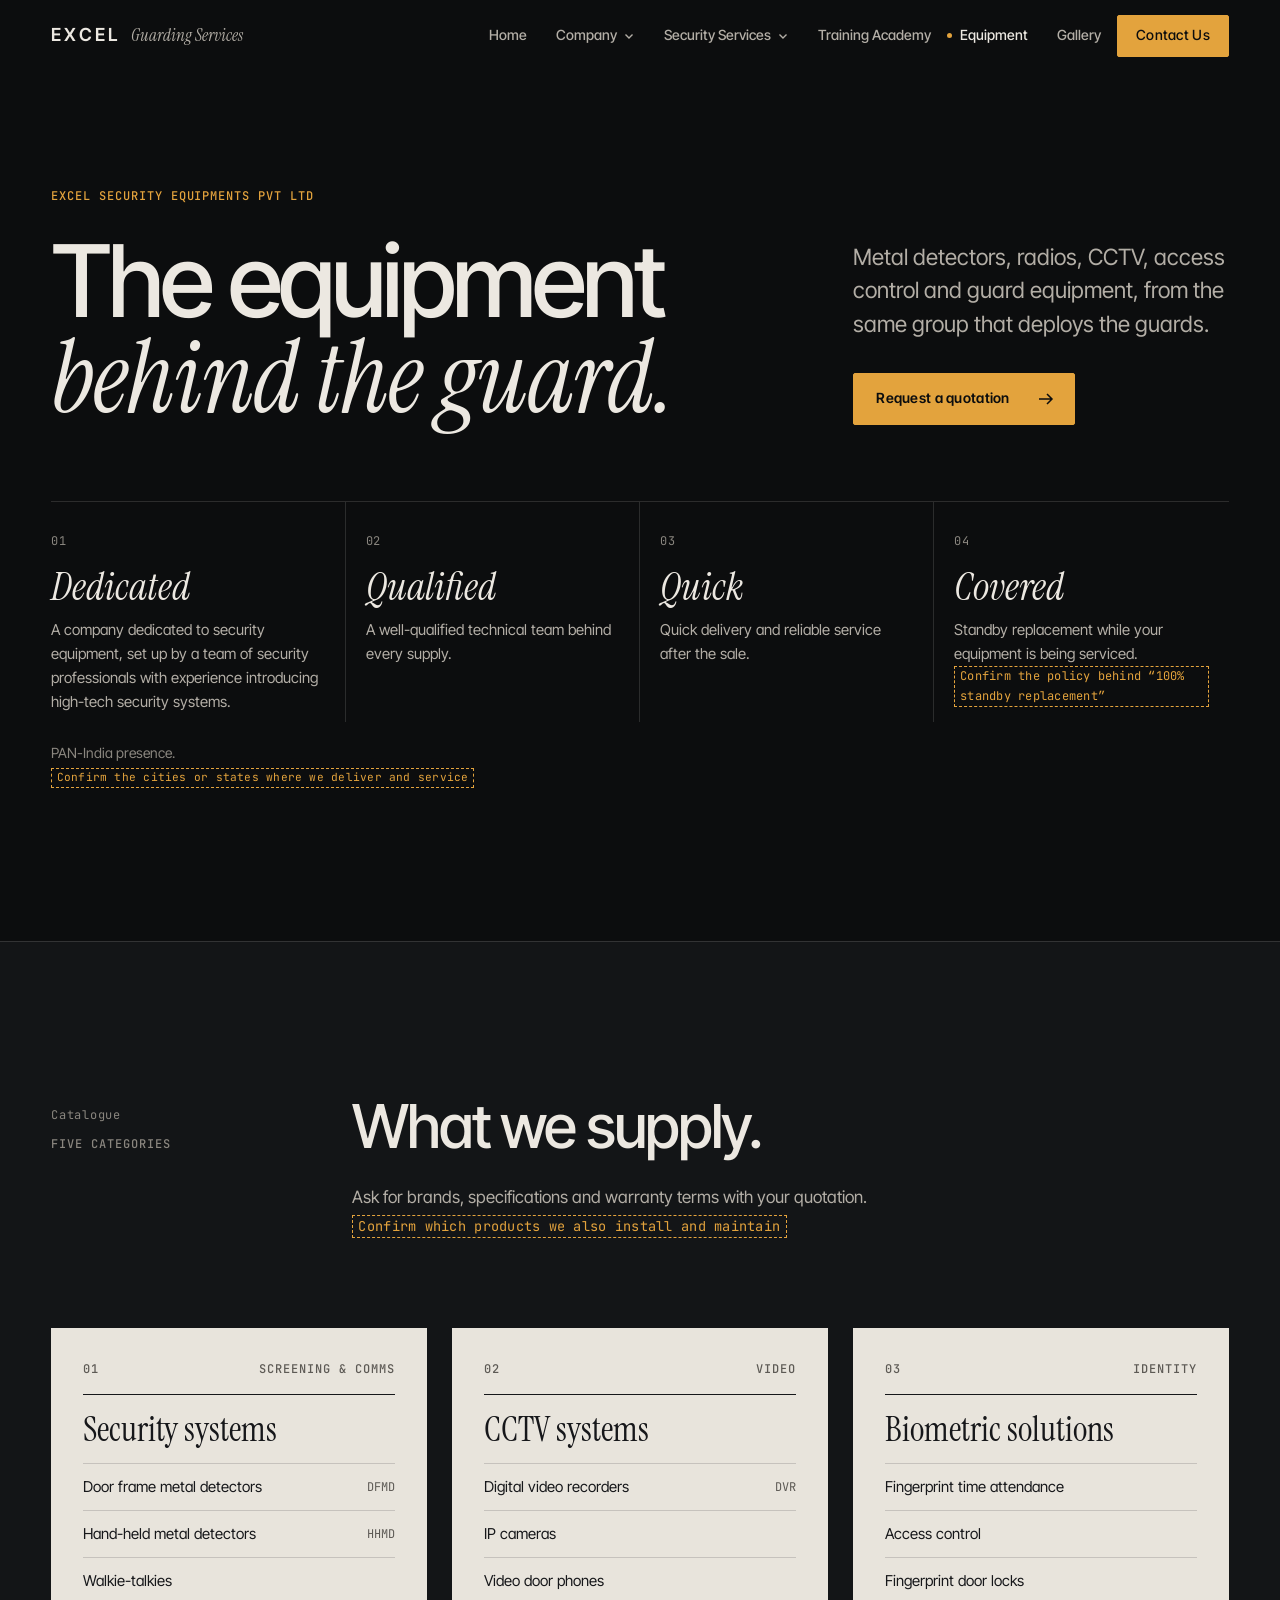
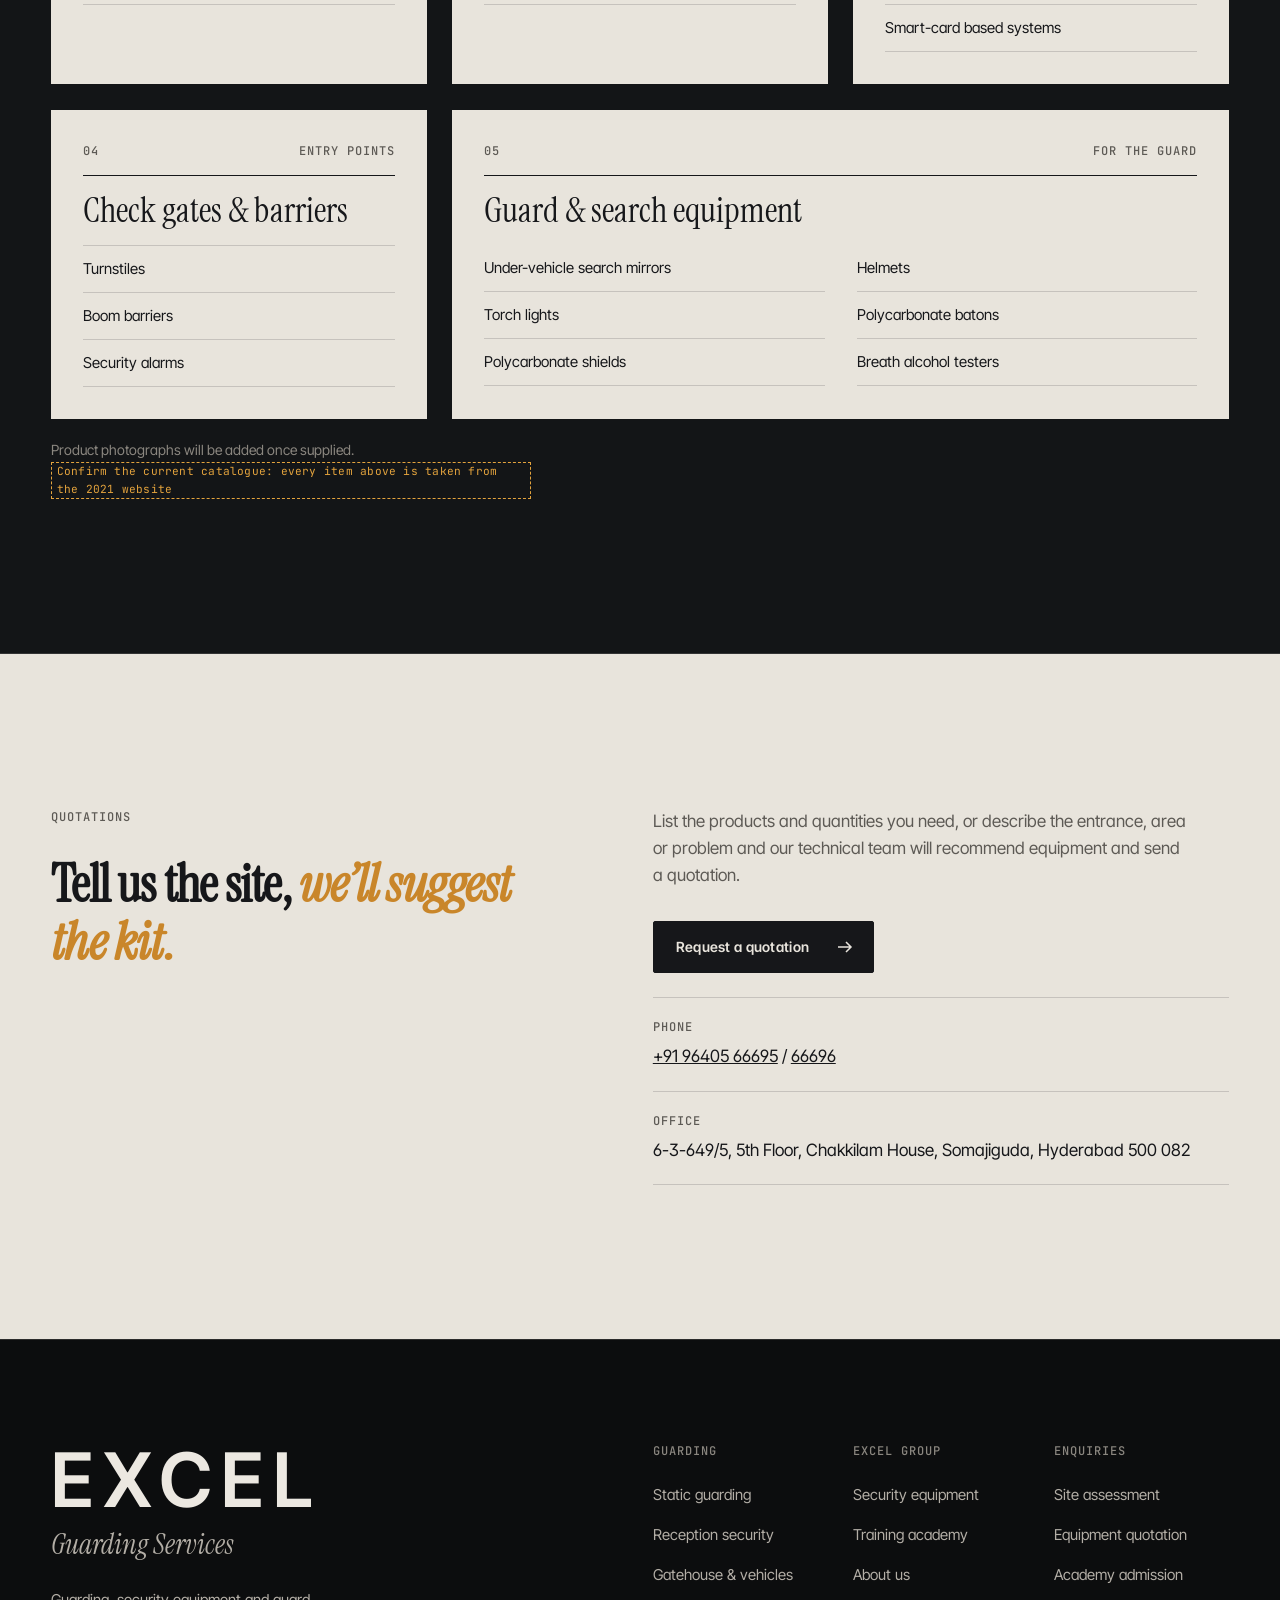
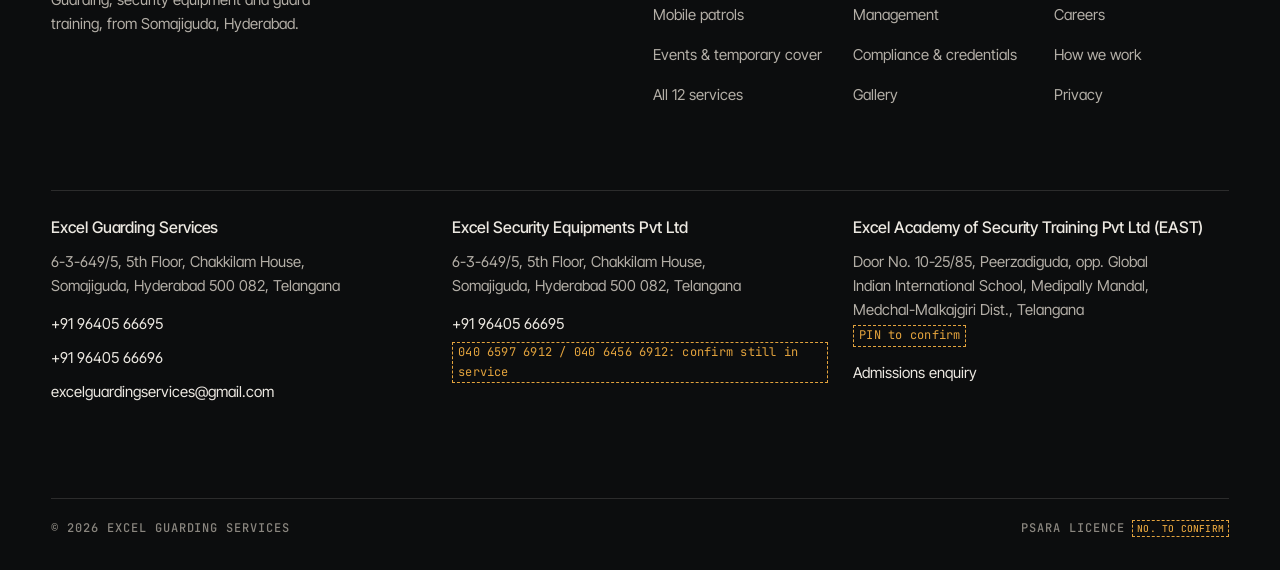
<file: equipment.html>
<!doctype html>
<html lang="en">
<head>
  <meta charset="utf-8">
  <meta name="viewport" content="width=device-width, initial-scale=1">
  <title>Security Equipment Supply | Excel Security Equipments Pvt Ltd</title>
  <meta name="description" content="Metal detectors, walkie-talkies, CCTV, biometric access control, turnstiles, boom barriers and guard equipment from Excel Security Equipments Pvt Ltd, Hyderabad.">
  <link rel="canonical" href="https://excel-guarding-services.vercel.app/equipment">
  <meta name="theme-color" content="#0c0d0e">
  <meta property="og:type" content="website">
  <meta property="og:site_name" content="Excel Guarding Services">
  <meta property="og:locale" content="en_IN">
  <meta property="og:url" content="https://excel-guarding-services.vercel.app/equipment">
  <meta property="og:title" content="Security Equipment Supply | Excel Security Equipments Pvt Ltd">
  <meta property="og:description" content="Metal detectors, walkie-talkies, CCTV, biometric access control, turnstiles, boom barriers and guard equipment from Excel Security Equipments Pvt Ltd, Hyderabad.">
  <meta property="og:image" content="https://images.unsplash.com/photo-1485230405346-71acb9518d9c?auto=format&fit=crop&w=1200&h=630&q=70">
  <meta name="twitter:card" content="summary_large_image">
  <link rel="icon" href="/assets/img/favicon.svg" type="image/svg+xml">
  <link rel="preconnect" href="https://fonts.googleapis.com">
  <link rel="preconnect" href="https://fonts.gstatic.com" crossorigin>
  <link rel="preconnect" href="https://images.unsplash.com">
  <link rel="stylesheet" href="https://fonts.googleapis.com/css2?family=Instrument+Serif:ital@0;1&family=Inter+Tight:wght@400;500;600&family=JetBrains+Mono:wght@400;500&display=swap">
  <link rel="stylesheet" href="/assets/css/site.css">
  <link rel="stylesheet" href="/assets/css/extra.css">
  <script type="application/ld+json">{"@context":"https://schema.org","@type":"LocalBusiness","@id":"https://excel-guarding-services.vercel.app/equipment#company","name":"Excel Security Equipments Pvt Ltd","description":"Supply of security equipment: metal detectors, CCTV, biometric access control, check gates and guard equipment.","url":"https://excel-guarding-services.vercel.app/equipment","telephone":"+91-9640566695","address":{"@type":"PostalAddress","streetAddress":"6-3-649/5, 5th Floor, Chakkilam House, Somajiguda","addressLocality":"Hyderabad","addressRegion":"Telangana","postalCode":"500082","addressCountry":"IN"}}</script>
  <script type="application/ld+json">{"@context":"https://schema.org","@type":"BreadcrumbList","itemListElement":[{"@type":"ListItem","position":1,"name":"Home","item":"https://excel-guarding-services.vercel.app/"},{"@type":"ListItem","position":2,"name":"Equipment","item":"https://excel-guarding-services.vercel.app/equipment"}]}</script>
  <script>document.documentElement.classList.add("js");</script>
</head>
<body>
  <a class="skip-link" href="#main">Skip to content</a>

  <header class="site-header" data-header>
    <div class="wrap">
      <a class="brand" href="/" aria-label="Excel Guarding Services, home">
        <span class="brand__mark">EXCEL</span><span class="brand__sub">Guarding Services</span>
      </a>
      <nav class="nav" aria-label="Primary">
        <ul class="nav__list" data-nav>
          <li class="nav__item"><a href="/">Home</a></li>
          <li class="nav__item has-menu">
            <button class="nav__trigger" type="button" aria-expanded="false" aria-controls="menu-company">Company <svg class="chev" viewBox="0 0 12 12" aria-hidden="true"><path d="M2.5 4.5 6 8l3.5-3.5" fill="none" stroke="currentColor" stroke-width="1.4"/></svg></button>
            <div class="nav__menu" id="menu-company">
              <ul>
                <li><a href="/about">About Us</a></li>
                <li><a href="/about#management">Management</a></li>
                <li><a href="/credentials">Compliance &amp; Quality</a></li>
                <li><a href="/approach">How We Work</a></li>
              </ul>
            </div>
          </li>
          <li class="nav__item has-menu">
            <button class="nav__trigger" type="button" aria-expanded="false" aria-controls="menu-services">Security Services <svg class="chev" viewBox="0 0 12 12" aria-hidden="true"><path d="M2.5 4.5 6 8l3.5-3.5" fill="none" stroke="currentColor" stroke-width="1.4"/></svg></button>
            <div class="nav__menu nav__menu--wide" id="menu-services">
              <ul>
                <li><a href="/services">All Services</a></li>
                <li><a href="/services#security-personnel">Security Personnel</a></li>
                <li><a href="/services#industrial-security">Industrial Security</a></li>
                <li><a href="/services#vip-escorts">VIP Escorts</a></li>
                <li><a href="/services#cash-van-services">Cash Van Services</a></li>
                <li><a href="/services#event-security">Event Security</a></li>
                <li><a href="/services#security-audits">Security Audits</a></li>
                <li><a href="/services#crisis-management">Crisis Management</a></li>
                <li><a href="/services#security-training">Security Training</a></li>
                <li><a href="/services#lady-security-staff">Lady Security Staff</a></li>
                <li><a href="/services#dog-squads">Police-Trained Dog Squads</a></li>
                <li><a href="/services#seminars-workshops">Seminars &amp; Workshops</a></li>
                <li><a href="/services#security-gadgets">Security Equipment &amp; Gadgets</a></li>
              </ul>
            </div>
          </li>
          <li class="nav__item"><a href="/academy">Training Academy</a></li>
          <li class="nav__item"><a href="/equipment" aria-current="page">Equipment</a></li>
          <li class="nav__item"><a href="/gallery">Gallery</a></li>
          <li class="nav__item"><a class="btn nav__cta" href="/contact">Contact Us</a></li>
        </ul>
      </nav>
      <button class="menu-toggle" type="button" aria-expanded="false" aria-controls="mobile-menu" data-menu-toggle>
        <span data-menu-label>Menu</span><span class="menu-toggle__bars" aria-hidden="true"></span>
      </button>
    </div>
  </header>

  <div class="mobile-menu" id="mobile-menu" data-menu>
    <nav aria-label="Mobile">
      <ul class="mobile-menu__list">
        <li><a href="/">Home <span class="index">00</span></a></li>
        <li class="mobile-menu__group">
          <button type="button" class="mobile-menu__toggle" aria-expanded="false" aria-controls="mm-company" data-submenu-toggle>Company <span class="mobile-menu__plus" aria-hidden="true"></span></button>
          <ul class="mobile-menu__sub" id="mm-company" hidden>
            <li><a href="/about">About Us</a></li>
            <li><a href="/about#management">Management</a></li>
            <li><a href="/credentials">Compliance &amp; Quality</a></li>
            <li><a href="/approach">How We Work</a></li>
          </ul>
        </li>
        <li class="mobile-menu__group">
          <button type="button" class="mobile-menu__toggle" aria-expanded="false" aria-controls="mm-services" data-submenu-toggle>Security Services <span class="mobile-menu__plus" aria-hidden="true"></span></button>
          <ul class="mobile-menu__sub" id="mm-services" hidden>
            <li><a href="/services">All Services</a></li>
            <li><a href="/services#security-personnel">Security Personnel</a></li>
            <li><a href="/services#industrial-security">Industrial Security</a></li>
            <li><a href="/services#vip-escorts">VIP Escorts</a></li>
            <li><a href="/services#cash-van-services">Cash Van Services</a></li>
            <li><a href="/services#event-security">Event Security</a></li>
            <li><a href="/services#security-audits">Security Audits</a></li>
            <li><a href="/services#crisis-management">Crisis Management</a></li>
            <li><a href="/services#security-training">Security Training</a></li>
            <li><a href="/services#lady-security-staff">Lady Security Staff</a></li>
            <li><a href="/services#dog-squads">Police-Trained Dog Squads</a></li>
            <li><a href="/services#seminars-workshops">Seminars &amp; Workshops</a></li>
            <li><a href="/services#security-gadgets">Security Equipment &amp; Gadgets</a></li>
          </ul>
        </li>
        <li><a href="/academy">Training Academy <span class="index">03</span></a></li>
        <li><a href="/equipment" aria-current="page">Equipment <span class="index">04</span></a></li>
        <li><a href="/gallery">Gallery <span class="index">05</span></a></li>
        <li><a href="/contact">Contact Us <span class="index">06</span></a></li>
      </ul>
    </nav>
    <div class="mobile-menu__foot">
      <p class="mobile-menu__call"><span class="label">Call us</span><a href="tel:+919640566695">+91 96405 66695</a></p>
      <a class="btn" href="/contact?topic=guarding">Request a site assessment <svg class="arrow" viewBox="0 0 16 16" aria-hidden="true"><path d="M1 8h13M9 3l5 5-5 5" fill="none" stroke="currentColor" stroke-width="1.5"/></svg></a>
    </div>
  </div>

  <main id="main">
    <section class="page-hero" aria-labelledby="page-title">
      <div class="wrap grid">
        <div class="page-hero__head">
          <span class="label label--signal">Excel Security Equipments Pvt Ltd</span>
          <h1 class="display" id="page-title">The equipment <span class="serif">behind the guard.</span></h1>
        </div>
        <div class="page-hero__aside">
          <p class="lede">Metal detectors, radios, CCTV, access control and guard equipment, from the same group that deploys the guards.</p>
          <p class="actions"><a class="btn" href="/contact?topic=equipment">Request a quotation <svg class="arrow" viewBox="0 0 16 16" aria-hidden="true"><path d="M1 8h13M9 3l5 5-5 5" fill="none" stroke="currentColor" stroke-width="1.5"/></svg></a></p>
        </div>
      </div>
    </section>

    <!-- Strengths -->
    <section class="section section--flush" aria-labelledby="strengths-title">
      <div class="wrap">
        <h2 class="visually-hidden" id="strengths-title">Our strengths</h2>
        <div class="cadence reveal">
          <div><span class="index">01</span><h3>Dedicated</h3><p>A company dedicated to security equipment, set up by a team of security professionals with experience introducing high-tech security systems.</p></div>
          <div><span class="index">02</span><h3>Qualified</h3><p>A well-qualified technical team behind every supply.</p></div>
          <div><span class="index">03</span><h3>Quick</h3><p>Quick delivery and reliable service after the sale.</p></div>
          <div><span class="index">04</span><h3>Covered</h3><p>Standby replacement while your equipment is being serviced. <span class="tbc">Confirm the policy behind “100% standby replacement”</span></p></div>
        </div>
        <p class="note">PAN-India presence. <span class="tbc">Confirm the cities or states where we deliver and service</span></p>
      </div>
    </section>

    <!-- Catalogue -->
    <section class="section workflow" id="catalogue" aria-labelledby="catalogue-title">
      <div class="wrap">
        <div class="grid section-head">
          <div class="section-head__meta"><span class="index">Catalogue</span><span class="label">Five categories</span></div>
          <h2 class="h2 section-head__title" id="catalogue-title">What we supply.</h2>
          <p class="prose section-head__aside">Ask for brands, specifications and warranty terms with your quotation. <span class="tbc">Confirm which products we also install and maintain</span></p>
        </div>

        <!--
          Jammers are deliberately not listed. The original site lists them twice (under CCTV and
          under check gates), but in India signal jammers may only be bought and used by government
          and security agencies with central government permission. Do not add them back without
          legal advice.
        -->
        <div class="catalogue reveal">
          <article class="cat" aria-labelledby="cat-1">
            <div class="cat__head"><span class="label">01</span><span class="label">Screening &amp; comms</span></div>
            <h3 id="cat-1">Security systems</h3>
            <ul>
              <li><span>Door frame metal detectors</span><abbr title="Door Frame Metal Detector">DFMD</abbr></li>
              <li><span>Hand-held metal detectors</span><abbr title="Hand-Held Metal Detector">HHMD</abbr></li>
              <li><span>Walkie-talkies</span></li>
            </ul>
          </article>
          <article class="cat" aria-labelledby="cat-2">
            <div class="cat__head"><span class="label">02</span><span class="label">Video</span></div>
            <h3 id="cat-2">CCTV systems</h3>
            <ul>
              <li><span>Digital video recorders</span><abbr title="Digital Video Recorder">DVR</abbr></li>
              <li><span>IP cameras</span></li>
              <li><span>Video door phones</span></li>
            </ul>
          </article>
          <article class="cat" aria-labelledby="cat-3">
            <div class="cat__head"><span class="label">03</span><span class="label">Identity</span></div>
            <h3 id="cat-3">Biometric solutions</h3>
            <ul>
              <li><span>Fingerprint time attendance</span></li>
              <li><span>Access control</span></li>
              <li><span>Fingerprint door locks</span></li>
              <li><span>Smart-card based systems</span></li>
            </ul>
          </article>
          <article class="cat" aria-labelledby="cat-4">
            <div class="cat__head"><span class="label">04</span><span class="label">Entry points</span></div>
            <h3 id="cat-4">Check gates &amp; barriers</h3>
            <ul>
              <li><span>Turnstiles</span></li>
              <li><span>Boom barriers</span></li>
              <li><span>Security alarms</span></li>
            </ul>
          </article>
          <article class="cat cat--wide" aria-labelledby="cat-5">
            <div class="cat__head"><span class="label">05</span><span class="label">For the guard</span></div>
            <h3 id="cat-5">Guard &amp; search equipment</h3>
            <ul>
              <li><span>Under-vehicle search mirrors</span></li>
              <li><span>Torch lights</span></li>
              <li><span>Polycarbonate shields</span></li>
              <li><span>Helmets</span></li>
              <li><span>Polycarbonate batons</span></li>
              <li><span>Breath alcohol testers</span></li>
            </ul>
          </article>
        </div>
        <p class="note">Product photographs will be added once supplied. <span class="tbc">Confirm the current catalogue: every item above is taken from the 2021 website</span></p>
      </div>
    </section>

    <!-- Quote CTA -->
    <section class="section on-paper" aria-labelledby="quote-title">
      <div class="wrap grid">
        <div class="split__a reveal">
          <p class="label kicker">Quotations</p>
          <h2 class="statement" id="quote-title">Tell us the site, <em>we’ll suggest the kit.</em></h2>
        </div>
        <div class="split__b reveal">
          <p class="prose">List the products and quantities you need, or describe the entrance, area or problem and our technical team will recommend equipment and send a quotation.</p>
          <p class="actions"><a class="btn btn--dark" href="/contact?topic=equipment">Request a quotation <svg class="arrow" viewBox="0 0 16 16" aria-hidden="true"><path d="M1 8h13M9 3l5 5-5 5" fill="none" stroke="currentColor" stroke-width="1.5"/></svg></a></p>
          <dl class="contact-list spaced">
            <div><dt class="label">Phone</dt><dd><a href="tel:+919640566695">+91 96405 66695</a> / <a href="tel:+919640566696">66696</a></dd></div>
            <div><dt class="label">Office</dt><dd>6-3-649/5, 5th Floor, Chakkilam House, Somajiguda, Hyderabad 500 082</dd></div>
          </dl>
        </div>
      </div>
    </section>
  </main>

  <footer class="site-footer">
    <div class="wrap">
      <div class="grid">
        <div class="footer__brand">
          <span class="brand__mark">EXCEL</span>
          <span class="brand__sub">Guarding Services</span>
          <p>Guarding, security equipment and guard training, from Somajiguda, Hyderabad.</p>
        </div>
        <div class="footer__col footer__col--first">
          <span class="label">Guarding</span>
          <ul>
            <li><a href="/services#static">Static guarding</a></li>
            <li><a href="/services#reception">Reception security</a></li>
            <li><a href="/services#gatehouse">Gatehouse &amp; vehicles</a></li>
            <li><a href="/services#patrols">Mobile patrols</a></li>
            <li><a href="/services#events">Events &amp; temporary cover</a></li>
            <li><a href="/services#services">All 12 services</a></li>
          </ul>
        </div>
        <div class="footer__col">
          <span class="label">Excel Group</span>
          <ul>
            <li><a href="/equipment">Security equipment</a></li>
            <li><a href="/academy">Training academy</a></li>
            <li><a href="/about">About us</a></li>
            <li><a href="/about#management">Management</a></li>
            <li><a href="/credentials">Compliance &amp; credentials</a></li>
            <li><a href="/gallery">Gallery</a></li>
          </ul>
        </div>
        <div class="footer__col">
          <span class="label">Enquiries</span>
          <ul>
            <li><a href="/contact?topic=guarding">Site assessment</a></li>
            <li><a href="/contact?topic=equipment">Equipment quotation</a></li>
            <li><a href="/contact?topic=academy">Academy admission</a></li>
            <li><a href="/contact?topic=careers">Careers</a></li>
            <li><a href="/approach">How we work</a></li>
            <li><a href="/privacy">Privacy</a></li>
          </ul>
        </div>
      </div>
      <div class="footer__entities">
        <div class="entity">
          <h2>Excel Guarding Services</h2>
          <address>6-3-649/5, 5th Floor, Chakkilam House, Somajiguda, Hyderabad 500 082, Telangana</address>
          <ul>
            <li><a href="tel:+919640566695">+91 96405 66695</a></li>
            <li><a href="tel:+919640566696">+91 96405 66696</a></li>
            <li><a href="mailto:excelguardingservices@gmail.com">excelguardingservices@gmail.com</a></li>
          </ul>
        </div>
        <div class="entity">
          <h2>Excel Security Equipments Pvt Ltd</h2>
          <address>6-3-649/5, 5th Floor, Chakkilam House, Somajiguda, Hyderabad 500 082, Telangana</address>
          <ul>
            <li><a href="tel:+919640566695">+91 96405 66695</a></li>
            <li><span class="tbc">040 6597 6912 / 040 6456 6912: confirm still in service</span></li>
          </ul>
        </div>
        <div class="entity">
          <h2>Excel Academy of Security Training Pvt Ltd (EAST)</h2>
          <address>Door No. 10-25/85, Peerzadiguda, opp. Global Indian International School, Medipally Mandal, Medchal-Malkajgiri Dist., Telangana <span class="tbc">PIN to confirm</span></address>
          <ul>
            <li><a href="/contact?topic=academy">Admissions enquiry</a></li>
          </ul>
        </div>
      </div>
      <div class="footer__base">
        <span class="label">© <span data-year>2026</span> Excel Guarding Services</span>
        <span class="label">PSARA licence <span class="tbc">no. to confirm</span></span>
      </div>
    </div>
  </footer>

  <script src="/assets/js/site.js" defer></script>
</body>
</html>
</file>
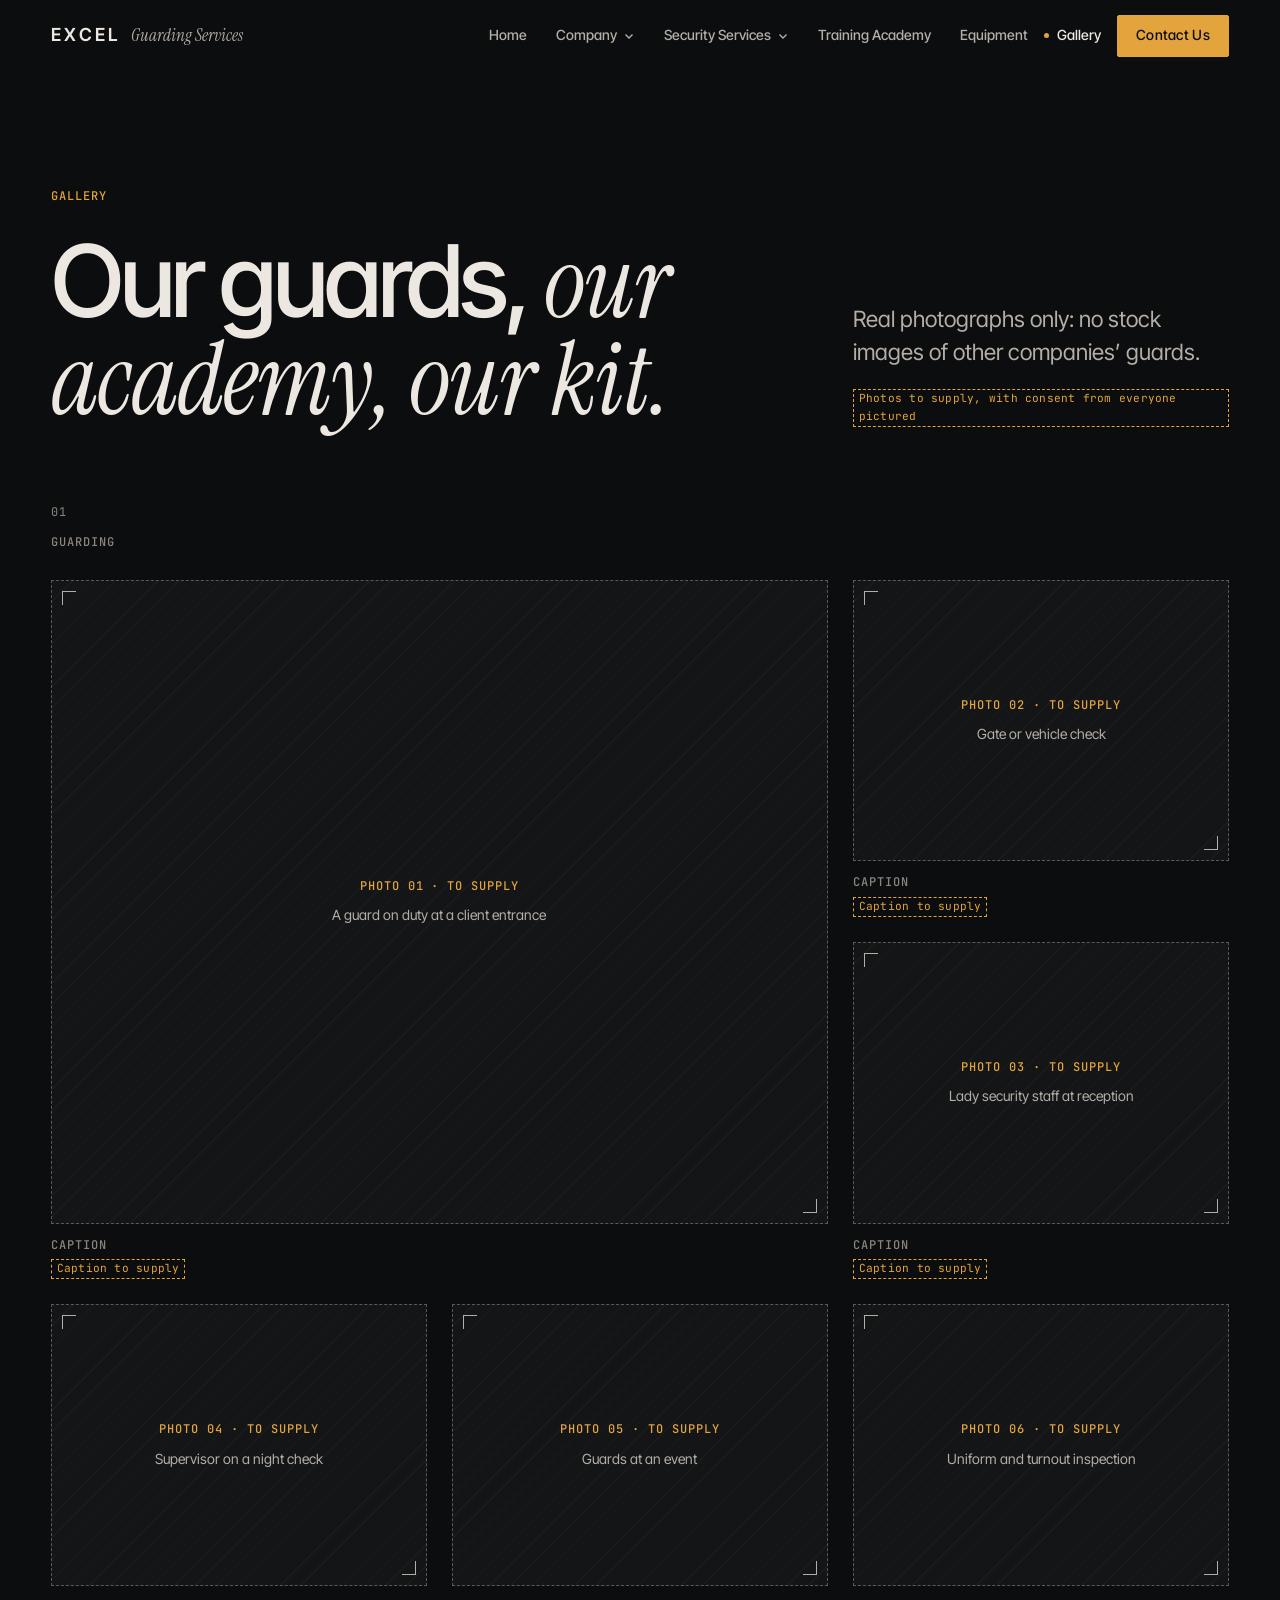
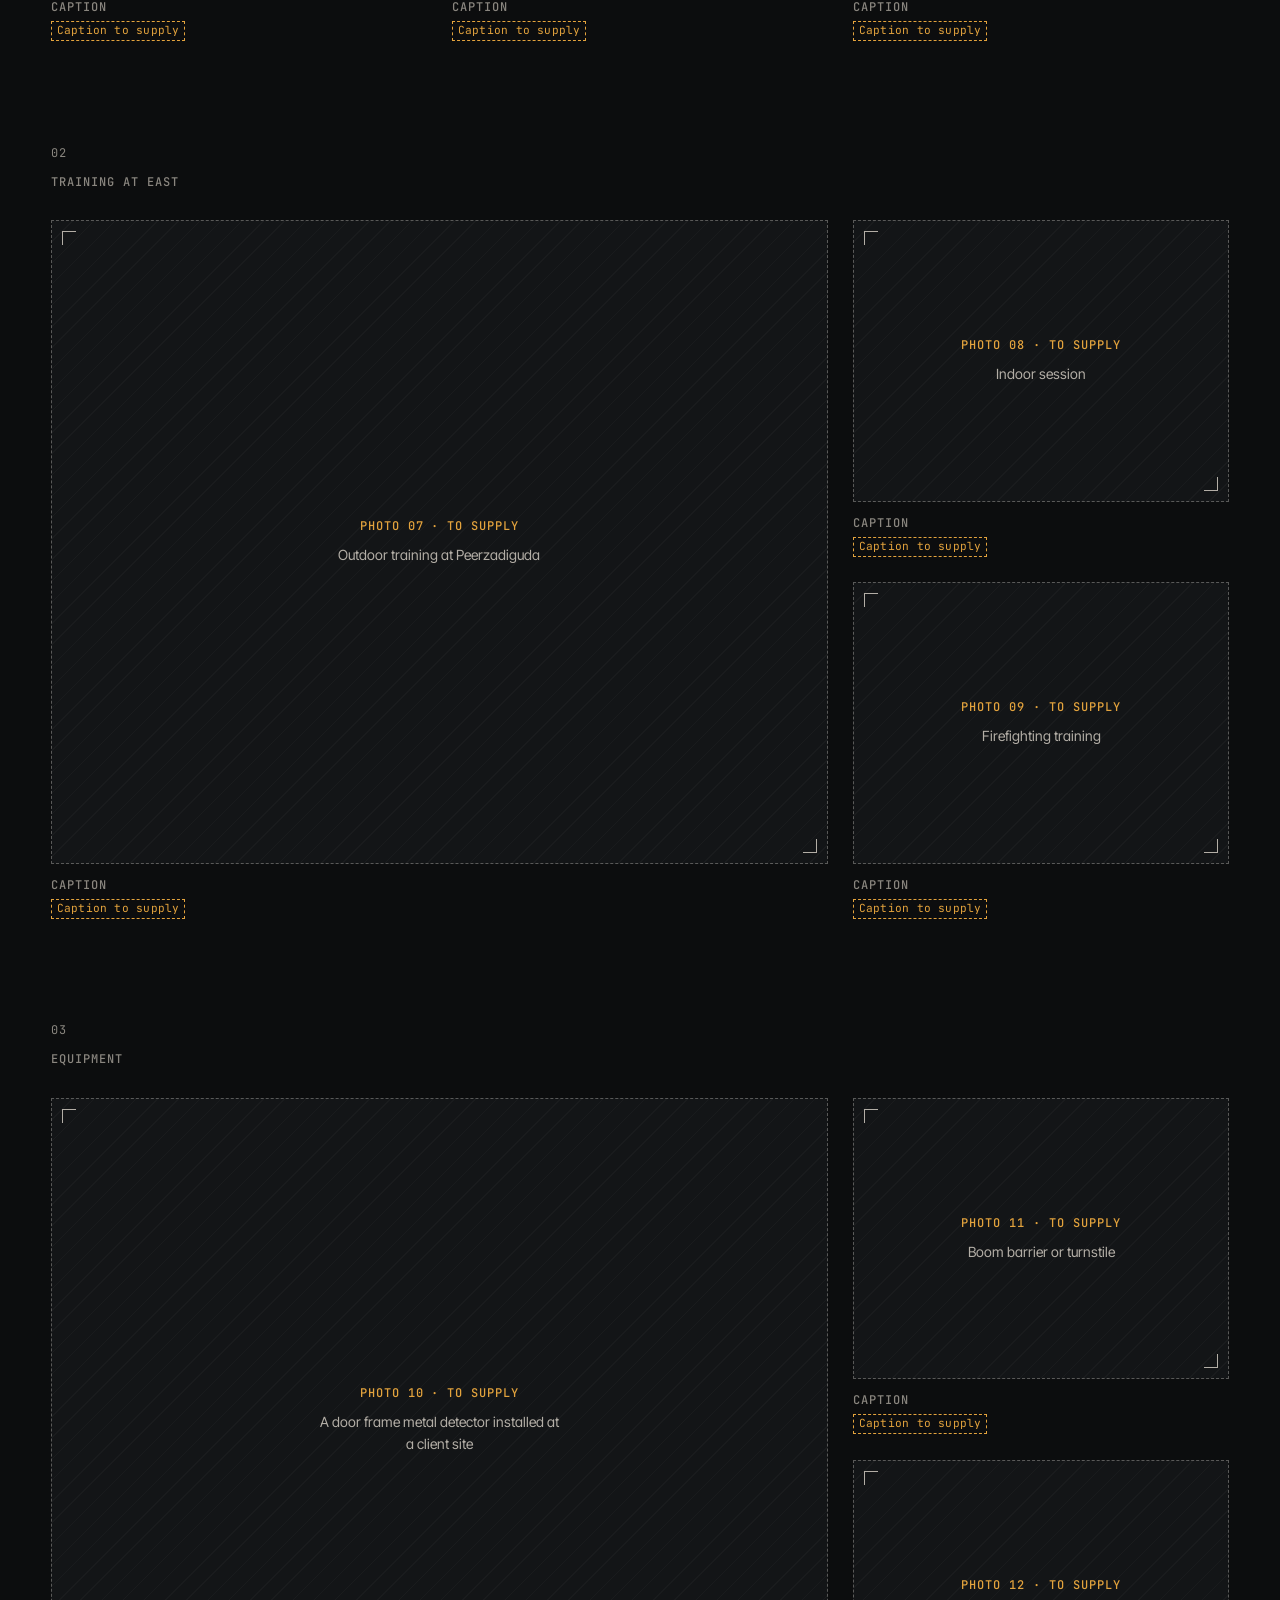
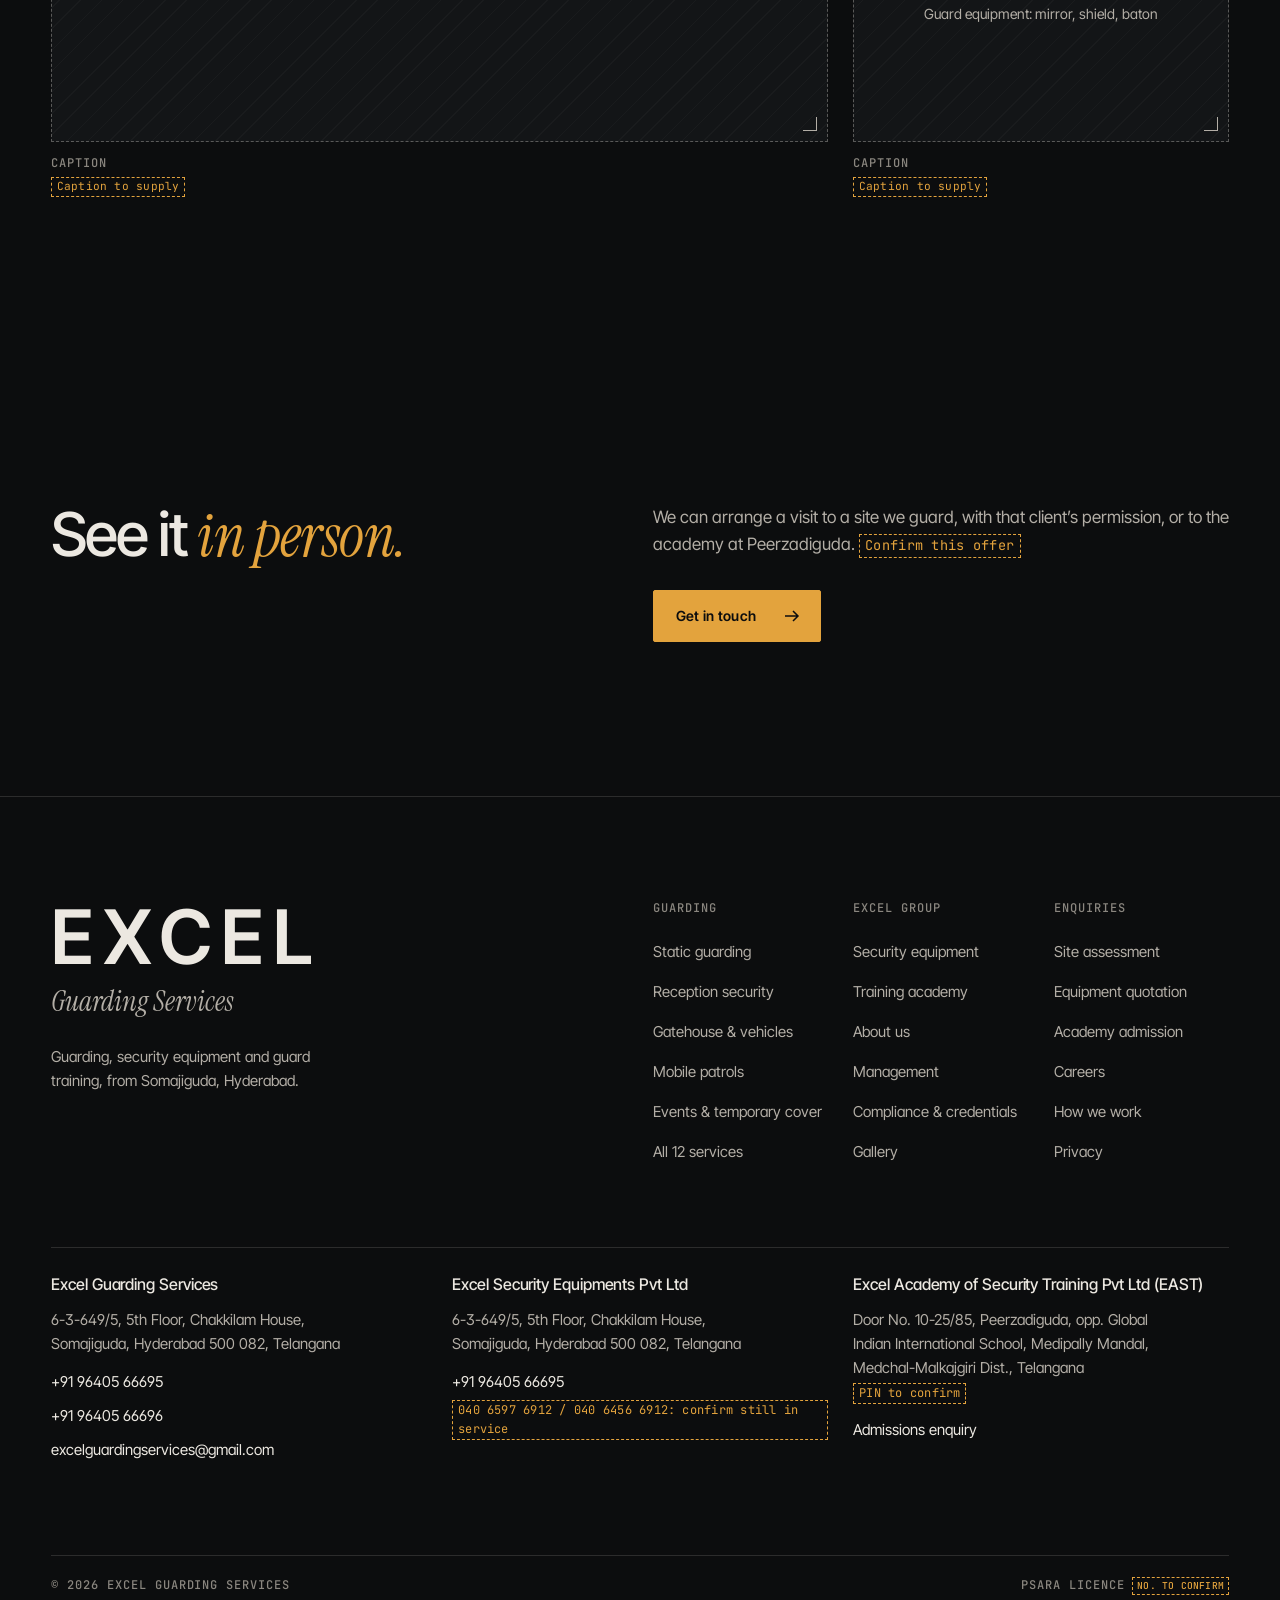
<file: gallery.html>
<!doctype html>
<html lang="en">
<head>
  <meta charset="utf-8">
  <meta name="viewport" content="width=device-width, initial-scale=1">
  <title>Gallery | Excel Guarding Services</title>
  <meta name="description" content="Photographs of Excel Guarding Services guards, the EAST training academy and our equipment.">
  <meta name="robots" content="noindex">
  <link rel="canonical" href="https://excel-guarding-services.vercel.app/gallery">
  <meta name="theme-color" content="#0c0d0e">
  <meta property="og:type" content="website">
  <meta property="og:site_name" content="Excel Guarding Services">
  <meta property="og:locale" content="en_IN">
  <meta property="og:url" content="https://excel-guarding-services.vercel.app/gallery">
  <meta property="og:title" content="Gallery | Excel Guarding Services">
  <meta property="og:description" content="Photographs of Excel Guarding Services guards, the EAST training academy and our equipment.">
  <meta property="og:image" content="https://images.unsplash.com/photo-1485230405346-71acb9518d9c?auto=format&fit=crop&w=1200&h=630&q=70">
  <meta name="twitter:card" content="summary_large_image">
  <link rel="icon" href="/assets/img/favicon.svg" type="image/svg+xml">
  <link rel="preconnect" href="https://fonts.googleapis.com">
  <link rel="preconnect" href="https://fonts.gstatic.com" crossorigin>
  <link rel="preconnect" href="https://images.unsplash.com">
  <link rel="stylesheet" href="https://fonts.googleapis.com/css2?family=Instrument+Serif:ital@0;1&family=Inter+Tight:wght@400;500;600&family=JetBrains+Mono:wght@400;500&display=swap">
  <link rel="stylesheet" href="/assets/css/site.css">
  <link rel="stylesheet" href="/assets/css/extra.css">
  <script type="application/ld+json">{"@context":"https://schema.org","@type":"BreadcrumbList","itemListElement":[{"@type":"ListItem","position":1,"name":"Home","item":"https://excel-guarding-services.vercel.app/"},{"@type":"ListItem","position":2,"name":"Gallery","item":"https://excel-guarding-services.vercel.app/gallery"}]}</script>
  <script>document.documentElement.classList.add("js");</script>
</head>
<body>
  <a class="skip-link" href="#main">Skip to content</a>

  <header class="site-header" data-header>
    <div class="wrap">
      <a class="brand" href="/" aria-label="Excel Guarding Services, home">
        <span class="brand__mark">EXCEL</span><span class="brand__sub">Guarding Services</span>
      </a>
      <nav class="nav" aria-label="Primary">
        <ul class="nav__list" data-nav>
          <li class="nav__item"><a href="/">Home</a></li>
          <li class="nav__item has-menu">
            <button class="nav__trigger" type="button" aria-expanded="false" aria-controls="menu-company">Company <svg class="chev" viewBox="0 0 12 12" aria-hidden="true"><path d="M2.5 4.5 6 8l3.5-3.5" fill="none" stroke="currentColor" stroke-width="1.4"/></svg></button>
            <div class="nav__menu" id="menu-company">
              <ul>
                <li><a href="/about">About Us</a></li>
                <li><a href="/about#management">Management</a></li>
                <li><a href="/credentials">Compliance &amp; Quality</a></li>
                <li><a href="/approach">How We Work</a></li>
              </ul>
            </div>
          </li>
          <li class="nav__item has-menu">
            <button class="nav__trigger" type="button" aria-expanded="false" aria-controls="menu-services">Security Services <svg class="chev" viewBox="0 0 12 12" aria-hidden="true"><path d="M2.5 4.5 6 8l3.5-3.5" fill="none" stroke="currentColor" stroke-width="1.4"/></svg></button>
            <div class="nav__menu nav__menu--wide" id="menu-services">
              <ul>
                <li><a href="/services">All Services</a></li>
                <li><a href="/services#security-personnel">Security Personnel</a></li>
                <li><a href="/services#industrial-security">Industrial Security</a></li>
                <li><a href="/services#vip-escorts">VIP Escorts</a></li>
                <li><a href="/services#cash-van-services">Cash Van Services</a></li>
                <li><a href="/services#event-security">Event Security</a></li>
                <li><a href="/services#security-audits">Security Audits</a></li>
                <li><a href="/services#crisis-management">Crisis Management</a></li>
                <li><a href="/services#security-training">Security Training</a></li>
                <li><a href="/services#lady-security-staff">Lady Security Staff</a></li>
                <li><a href="/services#dog-squads">Police-Trained Dog Squads</a></li>
                <li><a href="/services#seminars-workshops">Seminars &amp; Workshops</a></li>
                <li><a href="/services#security-gadgets">Security Equipment &amp; Gadgets</a></li>
              </ul>
            </div>
          </li>
          <li class="nav__item"><a href="/academy">Training Academy</a></li>
          <li class="nav__item"><a href="/equipment">Equipment</a></li>
          <li class="nav__item"><a href="/gallery" aria-current="page">Gallery</a></li>
          <li class="nav__item"><a class="btn nav__cta" href="/contact">Contact Us</a></li>
        </ul>
      </nav>
      <button class="menu-toggle" type="button" aria-expanded="false" aria-controls="mobile-menu" data-menu-toggle>
        <span data-menu-label>Menu</span><span class="menu-toggle__bars" aria-hidden="true"></span>
      </button>
    </div>
  </header>

  <div class="mobile-menu" id="mobile-menu" data-menu>
    <nav aria-label="Mobile">
      <ul class="mobile-menu__list">
        <li><a href="/">Home <span class="index">00</span></a></li>
        <li class="mobile-menu__group">
          <button type="button" class="mobile-menu__toggle" aria-expanded="false" aria-controls="mm-company" data-submenu-toggle>Company <span class="mobile-menu__plus" aria-hidden="true"></span></button>
          <ul class="mobile-menu__sub" id="mm-company" hidden>
            <li><a href="/about">About Us</a></li>
            <li><a href="/about#management">Management</a></li>
            <li><a href="/credentials">Compliance &amp; Quality</a></li>
            <li><a href="/approach">How We Work</a></li>
          </ul>
        </li>
        <li class="mobile-menu__group">
          <button type="button" class="mobile-menu__toggle" aria-expanded="false" aria-controls="mm-services" data-submenu-toggle>Security Services <span class="mobile-menu__plus" aria-hidden="true"></span></button>
          <ul class="mobile-menu__sub" id="mm-services" hidden>
            <li><a href="/services">All Services</a></li>
            <li><a href="/services#security-personnel">Security Personnel</a></li>
            <li><a href="/services#industrial-security">Industrial Security</a></li>
            <li><a href="/services#vip-escorts">VIP Escorts</a></li>
            <li><a href="/services#cash-van-services">Cash Van Services</a></li>
            <li><a href="/services#event-security">Event Security</a></li>
            <li><a href="/services#security-audits">Security Audits</a></li>
            <li><a href="/services#crisis-management">Crisis Management</a></li>
            <li><a href="/services#security-training">Security Training</a></li>
            <li><a href="/services#lady-security-staff">Lady Security Staff</a></li>
            <li><a href="/services#dog-squads">Police-Trained Dog Squads</a></li>
            <li><a href="/services#seminars-workshops">Seminars &amp; Workshops</a></li>
            <li><a href="/services#security-gadgets">Security Equipment &amp; Gadgets</a></li>
          </ul>
        </li>
        <li><a href="/academy">Training Academy <span class="index">03</span></a></li>
        <li><a href="/equipment">Equipment <span class="index">04</span></a></li>
        <li><a href="/gallery" aria-current="page">Gallery <span class="index">05</span></a></li>
        <li><a href="/contact">Contact Us <span class="index">06</span></a></li>
      </ul>
    </nav>
    <div class="mobile-menu__foot">
      <p class="mobile-menu__call"><span class="label">Call us</span><a href="tel:+919640566695">+91 96405 66695</a></p>
      <a class="btn" href="/contact?topic=guarding">Request a site assessment <svg class="arrow" viewBox="0 0 16 16" aria-hidden="true"><path d="M1 8h13M9 3l5 5-5 5" fill="none" stroke="currentColor" stroke-width="1.5"/></svg></a>
    </div>
  </div>

  <main id="main">
    <section class="page-hero" aria-labelledby="page-title">
      <div class="wrap grid">
        <div class="page-hero__head">
          <span class="label label--signal">Gallery</span>
          <h1 class="display" id="page-title">Our guards, <span class="serif">our academy, our kit.</span></h1>
        </div>
        <div class="page-hero__aside">
          <p class="lede">Real photographs only: no stock images of other companies’ guards.</p>
          <p class="note"><span class="tbc">Photos to supply, with consent from everyone pictured</span></p>
        </div>
      </div>
    </section>

    <!--
      To fill a slot, replace its <div class="slot …"> with a photo, keeping the figure and caption:
        <div class="media marks"><img src="/assets/img/gallery/guard-01.webp" width="1600" height="1200" loading="lazy" alt="Describe what is in the photo"></div>
      Self-host photos in assets/img/gallery/ (WebP, about 1600px wide). Remove the noindex tag once the photos are in.
    -->
    <section class="section section--flush" aria-label="Photographs">
      <div class="wrap">
        <div class="gallery-group" aria-labelledby="g-guarding">
          <div class="kicker"><span class="index">01</span><h2 class="label" id="g-guarding">Guarding</h2></div>
          <div class="gallery">
            <figure>
              <div class="slot marks" role="img" aria-label="Photo to supply"><span class="label">Photo 01 · to supply</span><p>A guard on duty at a client entrance</p></div>
              <figcaption><span class="label">Caption</span><span class="tbc">Caption to supply</span></figcaption>
            </figure>
            <figure>
              <div class="slot marks" role="img" aria-label="Photo to supply"><span class="label">Photo 02 · to supply</span><p>Gate or vehicle check</p></div>
              <figcaption><span class="label">Caption</span><span class="tbc">Caption to supply</span></figcaption>
            </figure>
            <figure>
              <div class="slot marks" role="img" aria-label="Photo to supply"><span class="label">Photo 03 · to supply</span><p>Lady security staff at reception</p></div>
              <figcaption><span class="label">Caption</span><span class="tbc">Caption to supply</span></figcaption>
            </figure>
            <figure>
              <div class="slot marks" role="img" aria-label="Photo to supply"><span class="label">Photo 04 · to supply</span><p>Supervisor on a night check</p></div>
              <figcaption><span class="label">Caption</span><span class="tbc">Caption to supply</span></figcaption>
            </figure>
            <figure>
              <div class="slot marks" role="img" aria-label="Photo to supply"><span class="label">Photo 05 · to supply</span><p>Guards at an event</p></div>
              <figcaption><span class="label">Caption</span><span class="tbc">Caption to supply</span></figcaption>
            </figure>
            <figure>
              <div class="slot marks" role="img" aria-label="Photo to supply"><span class="label">Photo 06 · to supply</span><p>Uniform and turnout inspection</p></div>
              <figcaption><span class="label">Caption</span><span class="tbc">Caption to supply</span></figcaption>
            </figure>
          </div>
        </div>

        <div class="gallery-group" aria-labelledby="g-academy">
          <div class="kicker"><span class="index">02</span><h2 class="label" id="g-academy">Training at EAST</h2></div>
          <div class="gallery">
            <figure>
              <div class="slot marks" role="img" aria-label="Photo to supply"><span class="label">Photo 07 · to supply</span><p>Outdoor training at Peerzadiguda</p></div>
              <figcaption><span class="label">Caption</span><span class="tbc">Caption to supply</span></figcaption>
            </figure>
            <figure>
              <div class="slot marks" role="img" aria-label="Photo to supply"><span class="label">Photo 08 · to supply</span><p>Indoor session</p></div>
              <figcaption><span class="label">Caption</span><span class="tbc">Caption to supply</span></figcaption>
            </figure>
            <figure>
              <div class="slot marks" role="img" aria-label="Photo to supply"><span class="label">Photo 09 · to supply</span><p>Firefighting training</p></div>
              <figcaption><span class="label">Caption</span><span class="tbc">Caption to supply</span></figcaption>
            </figure>
          </div>
        </div>

        <div class="gallery-group" aria-labelledby="g-equipment">
          <div class="kicker"><span class="index">03</span><h2 class="label" id="g-equipment">Equipment</h2></div>
          <div class="gallery">
            <figure>
              <div class="slot marks" role="img" aria-label="Photo to supply"><span class="label">Photo 10 · to supply</span><p>A door frame metal detector installed at a client site</p></div>
              <figcaption><span class="label">Caption</span><span class="tbc">Caption to supply</span></figcaption>
            </figure>
            <figure>
              <div class="slot marks" role="img" aria-label="Photo to supply"><span class="label">Photo 11 · to supply</span><p>Boom barrier or turnstile</p></div>
              <figcaption><span class="label">Caption</span><span class="tbc">Caption to supply</span></figcaption>
            </figure>
            <figure>
              <div class="slot marks" role="img" aria-label="Photo to supply"><span class="label">Photo 12 · to supply</span><p>Guard equipment: mirror, shield, baton</p></div>
              <figcaption><span class="label">Caption</span><span class="tbc">Caption to supply</span></figcaption>
            </figure>
          </div>
        </div>
      </div>
    </section>

    <section class="section" aria-labelledby="send-title">
      <div class="wrap grid">
        <div class="split__a reveal">
          <h2 class="h2" id="send-title">See it <span class="serif signal">in person.</span></h2>
        </div>
        <div class="split__b reveal">
          <p class="prose">We can arrange a visit to a site we guard, with that client’s permission, or to the academy at Peerzadiguda. <span class="tbc">Confirm this offer</span></p>
          <p class="actions"><a class="btn" href="/contact">Get in touch <svg class="arrow" viewBox="0 0 16 16" aria-hidden="true"><path d="M1 8h13M9 3l5 5-5 5" fill="none" stroke="currentColor" stroke-width="1.5"/></svg></a></p>
        </div>
      </div>
    </section>
  </main>

  <footer class="site-footer">
    <div class="wrap">
      <div class="grid">
        <div class="footer__brand">
          <span class="brand__mark">EXCEL</span>
          <span class="brand__sub">Guarding Services</span>
          <p>Guarding, security equipment and guard training, from Somajiguda, Hyderabad.</p>
        </div>
        <div class="footer__col footer__col--first">
          <span class="label">Guarding</span>
          <ul>
            <li><a href="/services#static">Static guarding</a></li>
            <li><a href="/services#reception">Reception security</a></li>
            <li><a href="/services#gatehouse">Gatehouse &amp; vehicles</a></li>
            <li><a href="/services#patrols">Mobile patrols</a></li>
            <li><a href="/services#events">Events &amp; temporary cover</a></li>
            <li><a href="/services#services">All 12 services</a></li>
          </ul>
        </div>
        <div class="footer__col">
          <span class="label">Excel Group</span>
          <ul>
            <li><a href="/equipment">Security equipment</a></li>
            <li><a href="/academy">Training academy</a></li>
            <li><a href="/about">About us</a></li>
            <li><a href="/about#management">Management</a></li>
            <li><a href="/credentials">Compliance &amp; credentials</a></li>
            <li><a href="/gallery">Gallery</a></li>
          </ul>
        </div>
        <div class="footer__col">
          <span class="label">Enquiries</span>
          <ul>
            <li><a href="/contact?topic=guarding">Site assessment</a></li>
            <li><a href="/contact?topic=equipment">Equipment quotation</a></li>
            <li><a href="/contact?topic=academy">Academy admission</a></li>
            <li><a href="/contact?topic=careers">Careers</a></li>
            <li><a href="/approach">How we work</a></li>
            <li><a href="/privacy">Privacy</a></li>
          </ul>
        </div>
      </div>
      <div class="footer__entities">
        <div class="entity">
          <h2>Excel Guarding Services</h2>
          <address>6-3-649/5, 5th Floor, Chakkilam House, Somajiguda, Hyderabad 500 082, Telangana</address>
          <ul>
            <li><a href="tel:+919640566695">+91 96405 66695</a></li>
            <li><a href="tel:+919640566696">+91 96405 66696</a></li>
            <li><a href="mailto:excelguardingservices@gmail.com">excelguardingservices@gmail.com</a></li>
          </ul>
        </div>
        <div class="entity">
          <h2>Excel Security Equipments Pvt Ltd</h2>
          <address>6-3-649/5, 5th Floor, Chakkilam House, Somajiguda, Hyderabad 500 082, Telangana</address>
          <ul>
            <li><a href="tel:+919640566695">+91 96405 66695</a></li>
            <li><span class="tbc">040 6597 6912 / 040 6456 6912: confirm still in service</span></li>
          </ul>
        </div>
        <div class="entity">
          <h2>Excel Academy of Security Training Pvt Ltd (EAST)</h2>
          <address>Door No. 10-25/85, Peerzadiguda, opp. Global Indian International School, Medipally Mandal, Medchal-Malkajgiri Dist., Telangana <span class="tbc">PIN to confirm</span></address>
          <ul>
            <li><a href="/contact?topic=academy">Admissions enquiry</a></li>
          </ul>
        </div>
      </div>
      <div class="footer__base">
        <span class="label">© <span data-year>2026</span> Excel Guarding Services</span>
        <span class="label">PSARA licence <span class="tbc">no. to confirm</span></span>
      </div>
    </div>
  </footer>

  <script src="/assets/js/site.js" defer></script>
</body>
</html>
</file>
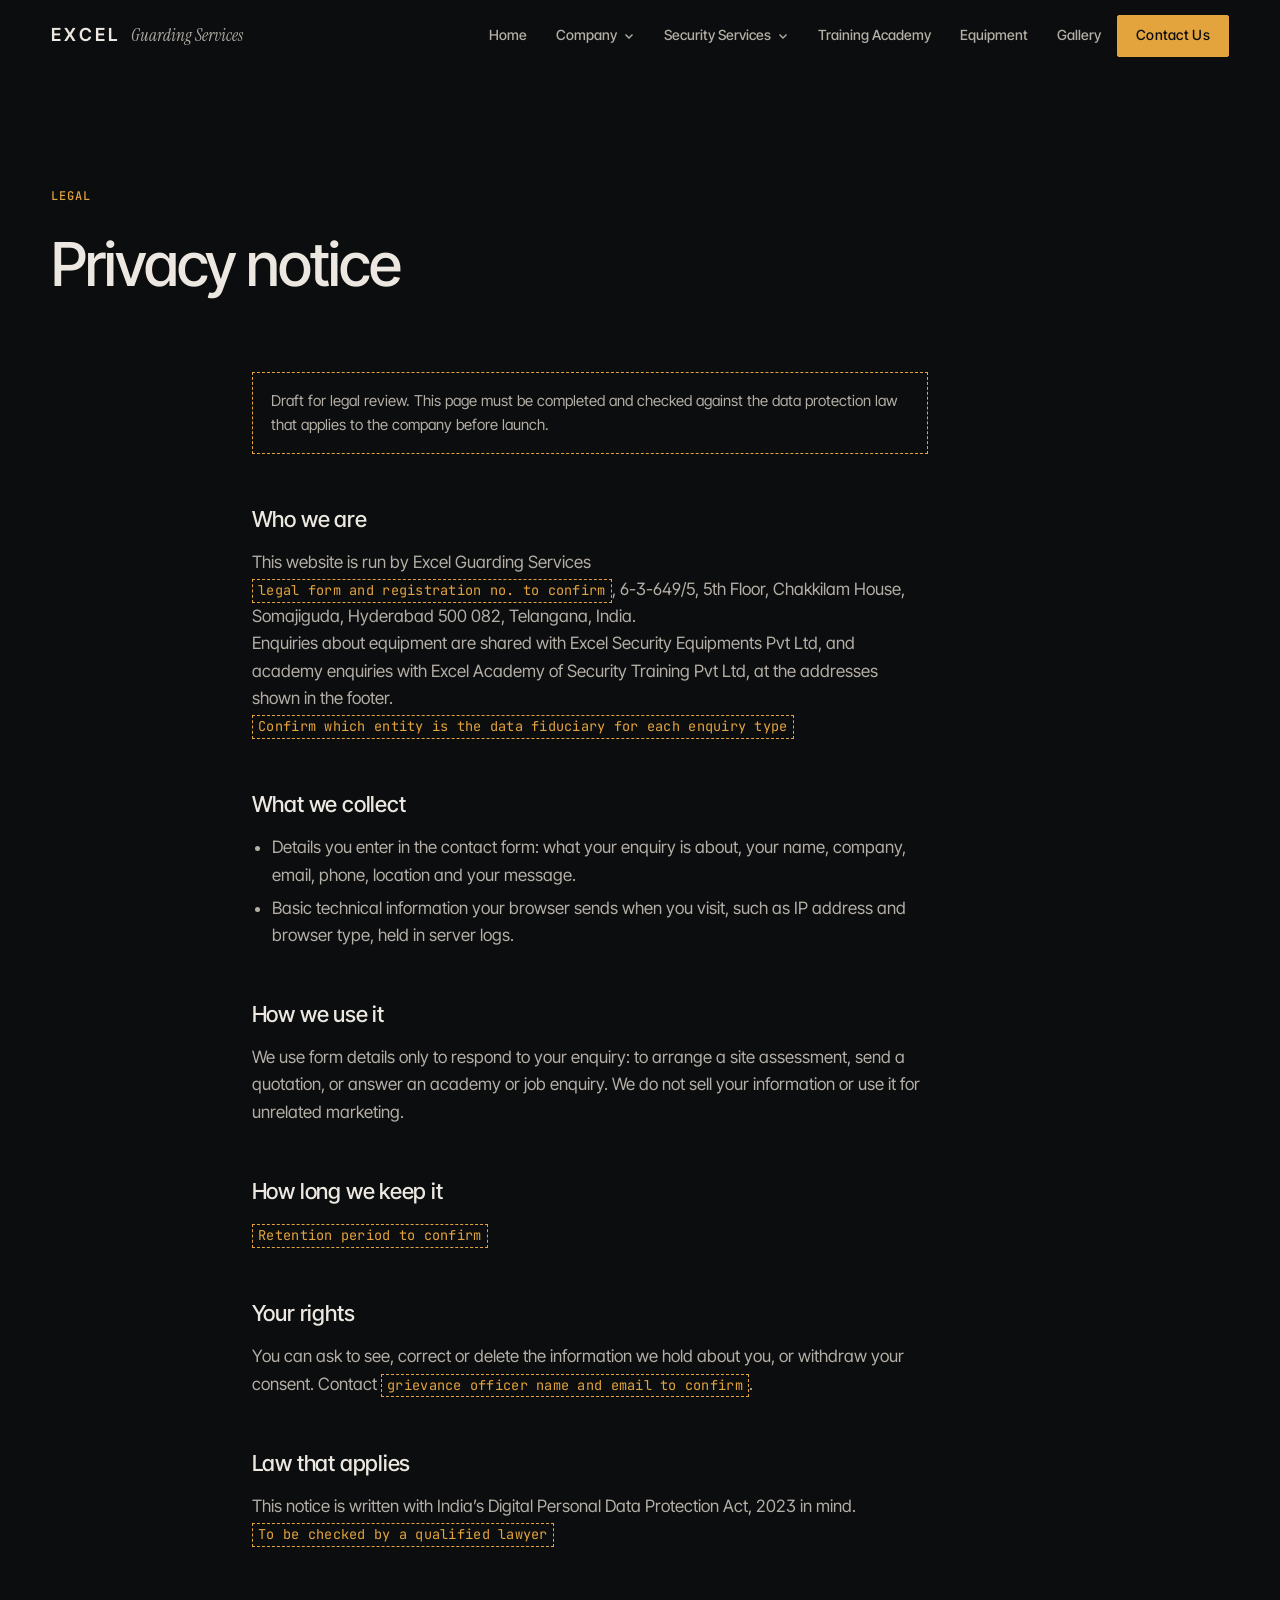
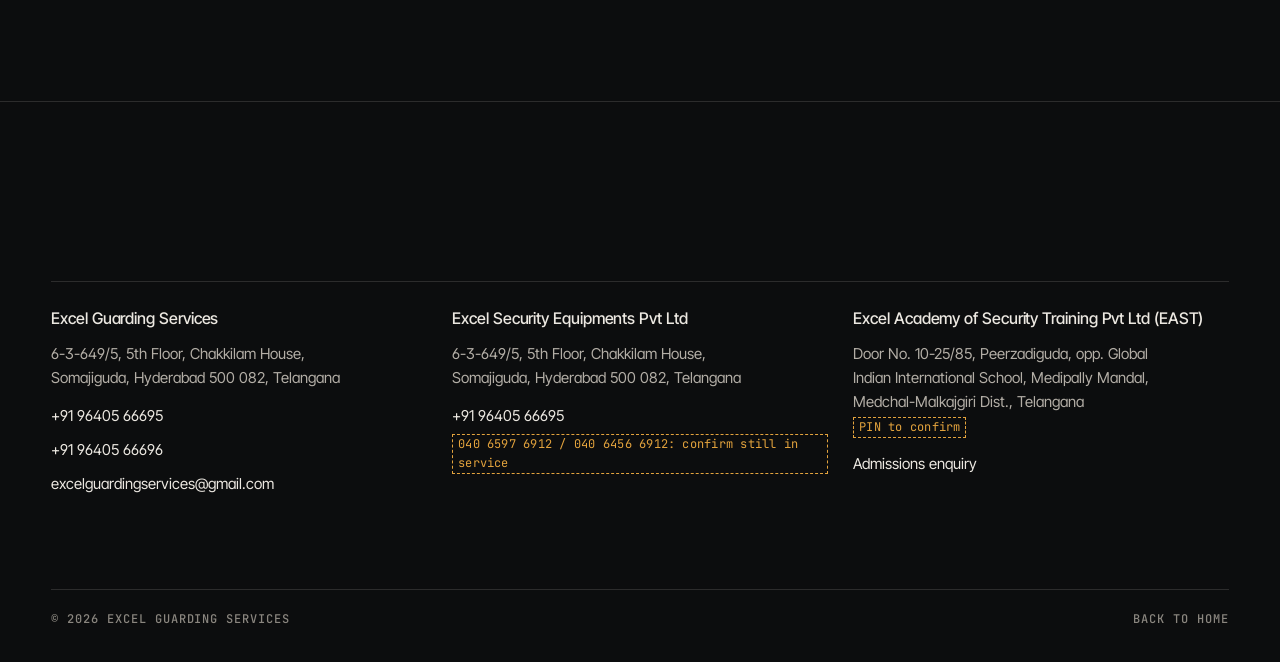
<file: privacy.html>
<!doctype html>
<html lang="en">
<head>
  <meta charset="utf-8">
  <meta name="viewport" content="width=device-width, initial-scale=1">
  <title>Privacy Notice | Excel Guarding Services</title>
  <meta name="description" content="How Excel Guarding Services handles personal information submitted through this website.">
  <meta name="robots" content="noindex">
  <link rel="canonical" href="https://excel-guarding-services.vercel.app/privacy">
  <meta name="theme-color" content="#0c0d0e">
  <meta property="og:type" content="website">
  <meta property="og:site_name" content="Excel Guarding Services">
  <meta property="og:locale" content="en_IN">
  <meta property="og:url" content="https://excel-guarding-services.vercel.app/privacy">
  <meta property="og:title" content="Privacy Notice | Excel Guarding Services">
  <meta property="og:description" content="How Excel Guarding Services handles personal information submitted through this website.">
  <meta property="og:image" content="https://images.unsplash.com/photo-1485230405346-71acb9518d9c?auto=format&fit=crop&w=1200&h=630&q=70">
  <meta name="twitter:card" content="summary_large_image">
  <link rel="icon" href="/assets/img/favicon.svg" type="image/svg+xml">
  <link rel="preconnect" href="https://fonts.googleapis.com">
  <link rel="preconnect" href="https://fonts.gstatic.com" crossorigin>
  <link rel="preconnect" href="https://images.unsplash.com">
  <link rel="stylesheet" href="https://fonts.googleapis.com/css2?family=Instrument+Serif:ital@0;1&family=Inter+Tight:wght@400;500;600&family=JetBrains+Mono:wght@400;500&display=swap">
  <link rel="stylesheet" href="/assets/css/site.css">
  <link rel="stylesheet" href="/assets/css/extra.css">
  <script type="application/ld+json">{"@context":"https://schema.org","@type":"BreadcrumbList","itemListElement":[{"@type":"ListItem","position":1,"name":"Home","item":"https://excel-guarding-services.vercel.app/"},{"@type":"ListItem","position":2,"name":"Privacy Notice","item":"https://excel-guarding-services.vercel.app/privacy"}]}</script>
  <script>document.documentElement.classList.add("js");</script>
</head>
<body>
  <a class="skip-link" href="#main">Skip to content</a>

  <header class="site-header" data-header>
    <div class="wrap">
      <a class="brand" href="/" aria-label="Excel Guarding Services, home">
        <span class="brand__mark">EXCEL</span><span class="brand__sub">Guarding Services</span>
      </a>
      <nav class="nav" aria-label="Primary">
        <ul class="nav__list" data-nav>
          <li class="nav__item"><a href="/">Home</a></li>
          <li class="nav__item has-menu">
            <button class="nav__trigger" type="button" aria-expanded="false" aria-controls="menu-company">Company <svg class="chev" viewBox="0 0 12 12" aria-hidden="true"><path d="M2.5 4.5 6 8l3.5-3.5" fill="none" stroke="currentColor" stroke-width="1.4"/></svg></button>
            <div class="nav__menu" id="menu-company">
              <ul>
                <li><a href="/about">About Us</a></li>
                <li><a href="/about#management">Management</a></li>
                <li><a href="/credentials">Compliance &amp; Quality</a></li>
                <li><a href="/approach">How We Work</a></li>
              </ul>
            </div>
          </li>
          <li class="nav__item has-menu">
            <button class="nav__trigger" type="button" aria-expanded="false" aria-controls="menu-services">Security Services <svg class="chev" viewBox="0 0 12 12" aria-hidden="true"><path d="M2.5 4.5 6 8l3.5-3.5" fill="none" stroke="currentColor" stroke-width="1.4"/></svg></button>
            <div class="nav__menu nav__menu--wide" id="menu-services">
              <ul>
                <li><a href="/services">All Services</a></li>
                <li><a href="/services#security-personnel">Security Personnel</a></li>
                <li><a href="/services#industrial-security">Industrial Security</a></li>
                <li><a href="/services#vip-escorts">VIP Escorts</a></li>
                <li><a href="/services#cash-van-services">Cash Van Services</a></li>
                <li><a href="/services#event-security">Event Security</a></li>
                <li><a href="/services#security-audits">Security Audits</a></li>
                <li><a href="/services#crisis-management">Crisis Management</a></li>
                <li><a href="/services#security-training">Security Training</a></li>
                <li><a href="/services#lady-security-staff">Lady Security Staff</a></li>
                <li><a href="/services#dog-squads">Police-Trained Dog Squads</a></li>
                <li><a href="/services#seminars-workshops">Seminars &amp; Workshops</a></li>
                <li><a href="/services#security-gadgets">Security Equipment &amp; Gadgets</a></li>
              </ul>
            </div>
          </li>
          <li class="nav__item"><a href="/academy">Training Academy</a></li>
          <li class="nav__item"><a href="/equipment">Equipment</a></li>
          <li class="nav__item"><a href="/gallery">Gallery</a></li>
          <li class="nav__item"><a class="btn nav__cta" href="/contact">Contact Us</a></li>
        </ul>
      </nav>
      <button class="menu-toggle" type="button" aria-expanded="false" aria-controls="mobile-menu" data-menu-toggle>
        <span data-menu-label>Menu</span><span class="menu-toggle__bars" aria-hidden="true"></span>
      </button>
    </div>
  </header>

  <div class="mobile-menu" id="mobile-menu" data-menu>
    <nav aria-label="Mobile">
      <ul class="mobile-menu__list">
        <li><a href="/">Home <span class="index">00</span></a></li>
        <li class="mobile-menu__group">
          <button type="button" class="mobile-menu__toggle" aria-expanded="false" aria-controls="mm-company" data-submenu-toggle>Company <span class="mobile-menu__plus" aria-hidden="true"></span></button>
          <ul class="mobile-menu__sub" id="mm-company" hidden>
            <li><a href="/about">About Us</a></li>
            <li><a href="/about#management">Management</a></li>
            <li><a href="/credentials">Compliance &amp; Quality</a></li>
            <li><a href="/approach">How We Work</a></li>
          </ul>
        </li>
        <li class="mobile-menu__group">
          <button type="button" class="mobile-menu__toggle" aria-expanded="false" aria-controls="mm-services" data-submenu-toggle>Security Services <span class="mobile-menu__plus" aria-hidden="true"></span></button>
          <ul class="mobile-menu__sub" id="mm-services" hidden>
            <li><a href="/services">All Services</a></li>
            <li><a href="/services#security-personnel">Security Personnel</a></li>
            <li><a href="/services#industrial-security">Industrial Security</a></li>
            <li><a href="/services#vip-escorts">VIP Escorts</a></li>
            <li><a href="/services#cash-van-services">Cash Van Services</a></li>
            <li><a href="/services#event-security">Event Security</a></li>
            <li><a href="/services#security-audits">Security Audits</a></li>
            <li><a href="/services#crisis-management">Crisis Management</a></li>
            <li><a href="/services#security-training">Security Training</a></li>
            <li><a href="/services#lady-security-staff">Lady Security Staff</a></li>
            <li><a href="/services#dog-squads">Police-Trained Dog Squads</a></li>
            <li><a href="/services#seminars-workshops">Seminars &amp; Workshops</a></li>
            <li><a href="/services#security-gadgets">Security Equipment &amp; Gadgets</a></li>
          </ul>
        </li>
        <li><a href="/academy">Training Academy <span class="index">03</span></a></li>
        <li><a href="/equipment">Equipment <span class="index">04</span></a></li>
        <li><a href="/gallery">Gallery <span class="index">05</span></a></li>
        <li><a href="/contact">Contact Us <span class="index">06</span></a></li>
      </ul>
    </nav>
    <div class="mobile-menu__foot">
      <p class="mobile-menu__call"><span class="label">Call us</span><a href="tel:+919640566695">+91 96405 66695</a></p>
      <a class="btn" href="/contact?topic=guarding">Request a site assessment <svg class="arrow" viewBox="0 0 16 16" aria-hidden="true"><path d="M1 8h13M9 3l5 5-5 5" fill="none" stroke="currentColor" stroke-width="1.5"/></svg></a>
    </div>
  </div>

  <main id="main">
    <section class="page-hero" aria-labelledby="page-title">
      <div class="wrap grid">
        <div class="page-hero__head">
          <span class="label label--signal">Legal</span>
          <h1 class="h2" id="page-title">Privacy notice</h1>
        </div>
      </div>
    </section>
    <section class="section section--flush">
      <div class="wrap grid">
        <div class="legal">
          <p class="notice">Draft for legal review. This page must be completed and checked against the data protection law that applies to the company before launch.</p>
          <h2>Who we are</h2>
          <p>This website is run by Excel Guarding Services <span class="tbc">legal form and registration no. to confirm</span>, 6-3-649/5, 5th Floor, Chakkilam House, Somajiguda, Hyderabad 500 082, Telangana, India.</p>
          <p>Enquiries about equipment are shared with Excel Security Equipments Pvt Ltd, and academy enquiries with Excel Academy of Security Training Pvt Ltd, at the addresses shown in the footer. <span class="tbc">Confirm which entity is the data fiduciary for each enquiry type</span></p>
          <h2>What we collect</h2>
          <ul>
            <li>Details you enter in the contact form: what your enquiry is about, your name, company, email, phone, location and your message.</li>
            <li>Basic technical information your browser sends when you visit, such as IP address and browser type, held in server logs.</li>
          </ul>
          <h2>How we use it</h2>
          <p>We use form details only to respond to your enquiry: to arrange a site assessment, send a quotation, or answer an academy or job enquiry. We do not sell your information or use it for unrelated marketing.</p>
          <h2>How long we keep it</h2>
          <p><span class="tbc">Retention period to confirm</span></p>
          <h2>Your rights</h2>
          <p>You can ask to see, correct or delete the information we hold about you, or withdraw your consent. Contact <span class="tbc">grievance officer name and email to confirm</span>.</p>
          <h2>Law that applies</h2>
          <p>This notice is written with India’s Digital Personal Data Protection Act, 2023 in mind. <span class="tbc">To be checked by a qualified lawyer</span></p>
        </div>
      </div>
    </section>
  </main>

  <footer class="site-footer">
    <div class="wrap">
      <div class="footer__entities">
        <div class="entity">
          <h2>Excel Guarding Services</h2>
          <address>6-3-649/5, 5th Floor, Chakkilam House, Somajiguda, Hyderabad 500 082, Telangana</address>
          <ul>
            <li><a href="tel:+919640566695">+91 96405 66695</a></li>
            <li><a href="tel:+919640566696">+91 96405 66696</a></li>
            <li><a href="mailto:excelguardingservices@gmail.com">excelguardingservices@gmail.com</a></li>
          </ul>
        </div>
        <div class="entity">
          <h2>Excel Security Equipments Pvt Ltd</h2>
          <address>6-3-649/5, 5th Floor, Chakkilam House, Somajiguda, Hyderabad 500 082, Telangana</address>
          <ul>
            <li><a href="tel:+919640566695">+91 96405 66695</a></li>
            <li><span class="tbc">040 6597 6912 / 040 6456 6912: confirm still in service</span></li>
          </ul>
        </div>
        <div class="entity">
          <h2>Excel Academy of Security Training Pvt Ltd (EAST)</h2>
          <address>Door No. 10-25/85, Peerzadiguda, opp. Global Indian International School, Medipally Mandal, Medchal-Malkajgiri Dist., Telangana <span class="tbc">PIN to confirm</span></address>
          <ul>
            <li><a href="/contact?topic=academy">Admissions enquiry</a></li>
          </ul>
        </div>
      </div>
      <div class="footer__base">
        <span class="label">© <span data-year>2026</span> Excel Guarding Services</span>
        <a class="label" href="/">Back to home</a>
      </div>
    </div>
  </footer>

  <script src="/assets/js/site.js" defer></script>
</body>
</html>
</file>
<file: assets/css/site.css>
/* ==========================================================================
   Excel Guarding Services — design system
   Night palette, sodium-amber signal, editorial type, drafting-grid motif.
   ========================================================================== */

:root {
  --ink: #0c0d0e;
  --ink-2: #131517;
  --ink-3: #1b1e21;
  --bone: #ece8e1;
  --bone-dim: #b3aea6;
  --mute: #8a867f;
  --line: rgba(236, 232, 225, 0.14);
  --line-strong: rgba(236, 232, 225, 0.32);
  --signal: #e3a33d;
  --signal-deep: #c9862a;
  --paper: #e8e4dc;
  --paper-ink: #16171a;
  --paper-mute: #5d5a55;
  --paper-line: rgba(22, 23, 26, 0.16);

  --font-sans: "Inter Tight", "Helvetica Neue", Arial, sans-serif;
  --font-serif: "Instrument Serif", "Times New Roman", serif;
  --font-mono: "JetBrains Mono", ui-monospace, "SFMono-Regular", Menlo, monospace;

  --gutter: clamp(16px, 4vw, 56px);
  --max: 1440px;
  --section: clamp(88px, 12vw, 176px);
  --header-h: 72px;

  --ease: cubic-bezier(0.22, 1, 0.36, 1);
  --t-fast: 180ms;
  --t-med: 420ms;
  --t-slow: 900ms;

  color-scheme: dark;
}

/* ---------- Reset ---------- */
*,
*::before,
*::after { box-sizing: border-box; }

html {
  -webkit-text-size-adjust: 100%;
  text-size-adjust: 100%;
  scroll-padding-top: calc(var(--header-h) + 16px);
}

body {
  margin: 0;
  background: var(--ink);
  color: var(--bone);
  font-family: var(--font-sans);
  font-size: clamp(1rem, 0.96rem + 0.2vw, 1.0625rem);
  line-height: 1.6;
  font-feature-settings: "ss01", "cv11";
  -webkit-font-smoothing: antialiased;
  text-rendering: optimizeLegibility;
  overflow-x: clip;
}

img, svg { display: block; max-width: 100%; }
img { height: auto; }
a { color: inherit; }
button, input, select, textarea { font: inherit; color: inherit; }
h1, h2, h3, h4, p, ol, ul, dl, dd, figure, blockquote { margin: 0; }
ol, ul { padding: 0; list-style: none; }

::selection { background: var(--signal); color: var(--ink); }

:focus-visible {
  outline: 2px solid var(--signal);
  outline-offset: 3px;
}

.skip-link {
  position: absolute;
  left: var(--gutter);
  top: -100px;
  z-index: 200;
  padding: 12px 18px;
  background: var(--signal);
  color: var(--ink);
  font-weight: 600;
  text-decoration: none;
}
.skip-link:focus { top: 12px; }

.visually-hidden {
  position: absolute !important;
  width: 1px; height: 1px;
  padding: 0; margin: -1px;
  overflow: hidden; clip: rect(0 0 0 0);
  white-space: nowrap; border: 0;
}

/* ---------- Layout ---------- */
.wrap {
  width: 100%;
  max-width: var(--max);
  margin-inline: auto;
  padding-inline: var(--gutter);
}

.grid {
  display: grid;
  grid-template-columns: repeat(12, minmax(0, 1fr));
  column-gap: clamp(16px, 2vw, 32px);
}

.section { padding-block: var(--section); position: relative; }
.section--tight { padding-block: clamp(64px, 8vw, 120px); }
.section--flush { padding-top: 0; }

/* ---------- Type ---------- */
.label {
  font-family: var(--font-mono);
  font-size: 0.75rem;
  font-weight: 500;
  letter-spacing: 0.08em;
  text-transform: uppercase;
  color: var(--mute);
}
.label--signal { color: var(--signal); }

.index {
  font-family: var(--font-mono);
  font-size: 0.75rem;
  letter-spacing: 0.06em;
  color: var(--mute);
  font-variant-numeric: tabular-nums;
}

.display {
  font-weight: 500;
  font-size: clamp(2.6rem, 1.3rem + 6.2vw, 7.75rem);
  line-height: 0.94;
  letter-spacing: -0.04em;
  text-wrap: balance;
}

.h2 {
  font-weight: 500;
  font-size: clamp(2rem, 1.3rem + 3.1vw, 4.25rem);
  line-height: 1;
  letter-spacing: -0.035em;
  text-wrap: balance;
}

.h3 {
  font-weight: 500;
  font-size: clamp(1.375rem, 1.1rem + 1vw, 2rem);
  line-height: 1.12;
  letter-spacing: -0.02em;
}

.serif {
  font-family: var(--font-serif);
  font-weight: 400;
  font-style: italic;
  letter-spacing: -0.01em;
}
.signal { color: var(--signal); }

.lede {
  font-size: clamp(1.125rem, 1rem + 0.55vw, 1.4rem);
  line-height: 1.5;
  color: var(--bone-dim);
  max-width: 38ch;
  text-wrap: pretty;
}

.prose { color: var(--bone-dim); max-width: 60ch; text-wrap: pretty; }
.prose p + p { margin-top: 1em; }

.statement {
  font-family: var(--font-serif);
  font-size: clamp(1.75rem, 1.1rem + 2.7vw, 3.6rem);
  line-height: 1.12;
  letter-spacing: -0.015em;
  text-wrap: pretty;
}
.statement em { font-style: italic; color: var(--signal); }
.statement .dim { color: var(--mute); }

.kicker { display: grid; gap: 10px; margin-bottom: 28px; }
.spaced { margin-top: 24px; }
.actions { margin-top: 32px; }

/* Placeholder content that must be confirmed before launch */
.tbc {
  display: inline-block;
  padding: 0 0.4em;
  border: 1px dashed currentColor;
  font-family: var(--font-mono);
  font-size: 0.8em;
  letter-spacing: 0.02em;
  color: var(--signal);
}

/* ---------- Buttons & links ---------- */
.btn {
  --btn-bg: var(--signal);
  --btn-fg: var(--ink);
  display: inline-flex;
  align-items: center;
  justify-content: space-between;
  gap: 28px;
  min-height: 52px;
  padding: 0 20px 0 22px;
  background: var(--btn-bg);
  color: var(--btn-fg);
  border: 1px solid var(--btn-bg);
  border-radius: 2px;
  font-size: 0.875rem;
  font-weight: 600;
  letter-spacing: 0.02em;
  text-decoration: none;
  cursor: pointer;
  transition: background-color var(--t-fast) var(--ease), color var(--t-fast) var(--ease), border-color var(--t-fast) var(--ease);
}
.btn .arrow { transition: transform var(--t-med) var(--ease); }
.btn:hover { --btn-bg: var(--bone); }
.btn:hover .arrow { transform: translateX(4px); }
.btn:active { transform: translateY(1px); }

.btn--ghost {
  --btn-bg: transparent;
  --btn-fg: var(--bone);
  border-color: var(--line-strong);
}
.btn--ghost:hover { --btn-bg: var(--bone); --btn-fg: var(--ink); border-color: var(--bone); }

.btn--dark { --btn-bg: var(--paper-ink); --btn-fg: var(--paper); }
.btn--dark:hover { --btn-bg: var(--signal); --btn-fg: var(--ink); border-color: var(--signal); }

.link {
  display: inline-flex;
  align-items: center;
  gap: 10px;
  min-height: 44px;
  font-size: 0.9375rem;
  font-weight: 500;
  text-decoration: none;
  background-image: linear-gradient(currentColor, currentColor);
  background-size: 100% 1px;
  background-position: 0 calc(100% - 10px);
  background-repeat: no-repeat;
  transition: background-size var(--t-med) var(--ease), color var(--t-fast);
}
.link:hover { color: var(--signal); }
.link .arrow { transition: transform var(--t-med) var(--ease); }
.link:hover .arrow { transform: translateX(4px); }

.arrow { width: 16px; height: 16px; flex: none; }

/* ---------- Header ---------- */
.site-header {
  position: fixed;
  inset: 0 0 auto 0;
  z-index: 100;
  height: var(--header-h);
  transition: background-color var(--t-med) var(--ease), border-color var(--t-med) var(--ease), transform var(--t-med) var(--ease);
  border-bottom: 1px solid transparent;
}
.site-header.is-solid {
  background: rgba(12, 13, 14, 0.92);
  border-bottom-color: var(--line);
  -webkit-backdrop-filter: saturate(140%) blur(10px);
  backdrop-filter: saturate(140%) blur(10px);
}
.site-header.is-hidden { transform: translateY(-100%); }
.site-header .wrap {
  height: 100%;
  display: flex;
  align-items: center;
  justify-content: space-between;
  gap: 24px;
}

.brand {
  display: inline-flex;
  align-items: baseline;
  gap: 10px;
  text-decoration: none;
  white-space: nowrap;
}
.brand__mark {
  font-weight: 600;
  font-size: 1.125rem;
  letter-spacing: 0.16em;
}
.brand__sub {
  font-family: var(--font-serif);
  font-style: italic;
  font-size: 1.0625rem;
  color: var(--bone-dim);
}

.nav { display: flex; align-items: center; gap: clamp(20px, 3vw, 40px); }
.nav__list { display: flex; gap: clamp(20px, 2.6vw, 36px); }
.nav__list a {
  position: relative;
  display: inline-flex;
  align-items: center;
  min-height: 44px;
  font-size: 0.875rem;
  font-weight: 500;
  text-decoration: none;
  color: var(--bone-dim);
  transition: color var(--t-fast);
}
.nav__list a::before {
  content: "";
  width: 5px; height: 5px;
  margin-right: 8px;
  background: var(--signal);
  border-radius: 50%;
  transform: scale(0);
  transition: transform var(--t-med) var(--ease);
}
.nav__list a:hover,
.nav__list a[aria-current="page"] { color: var(--bone); }
.nav__list a[aria-current="page"]::before,
.nav__list a:hover::before { transform: scale(1); }
.nav .btn { min-height: 44px; padding: 0 16px 0 18px; gap: 18px; }

.menu-toggle {
  display: none;
  align-items: center;
  gap: 12px;
  min-height: 44px;
  padding: 0 4px;
  background: none;
  border: 0;
  font-family: var(--font-mono);
  font-size: 0.75rem;
  letter-spacing: 0.08em;
  text-transform: uppercase;
  cursor: pointer;
}
.menu-toggle__bars { position: relative; width: 22px; height: 10px; }
.menu-toggle__bars::before,
.menu-toggle__bars::after {
  content: "";
  position: absolute;
  left: 0; right: 0;
  height: 1.5px;
  background: currentColor;
  transition: transform var(--t-med) var(--ease), top var(--t-med) var(--ease);
}
.menu-toggle__bars::before { top: 0; }
.menu-toggle__bars::after { top: 8px; }
.menu-toggle[aria-expanded="true"] .menu-toggle__bars::before { top: 4px; transform: rotate(45deg); }
.menu-toggle[aria-expanded="true"] .menu-toggle__bars::after { top: 4px; transform: rotate(-45deg); }

.mobile-menu {
  position: fixed;
  inset: 0;
  z-index: 90;
  display: flex;
  flex-direction: column;
  padding: calc(var(--header-h) + 24px) var(--gutter) 32px;
  background: var(--ink);
  visibility: hidden;
  opacity: 0;
  transition: opacity var(--t-med) var(--ease), visibility 0s linear var(--t-med);
  overflow-y: auto;
}
.mobile-menu.is-open {
  visibility: visible;
  opacity: 1;
  transition: opacity var(--t-med) var(--ease);
}
.mobile-menu__list { border-top: 1px solid var(--line); }
.mobile-menu__list li { border-bottom: 1px solid var(--line); }
.mobile-menu__list a {
  display: flex;
  align-items: baseline;
  justify-content: space-between;
  padding: 18px 0;
  font-family: var(--font-serif);
  font-size: clamp(2.25rem, 9vw, 3.25rem);
  line-height: 1.05;
  text-decoration: none;
}
.mobile-menu__list a[aria-current="page"] { color: var(--signal); }
.mobile-menu__foot { margin-top: auto; padding-top: 40px; display: grid; gap: 20px; }
.mobile-menu__foot .btn { width: 100%; }

body.menu-open { overflow: hidden; }

@media (max-width: 860px) {
  .nav { display: none; }
  .menu-toggle { display: inline-flex; }
}

/* ---------- Media frames ---------- */
.media {
  position: relative;
  overflow: hidden;
  background: var(--ink-2);
}
.media img {
  width: 100%;
  height: 100%;
  object-fit: cover;
}
.media__caption {
  position: absolute;
  left: 14px; bottom: 12px;
  font-family: var(--font-mono);
  font-size: 0.6875rem;
  letter-spacing: 0.06em;
  text-transform: uppercase;
  color: var(--bone-dim);
}

/* Corner registration marks — the drafting motif */
.marks { position: relative; }
.marks::before,
.marks::after {
  content: "";
  position: absolute;
  z-index: 2;
  width: 14px; height: 14px;
  pointer-events: none;
}
.marks::before { top: 10px; left: 10px; border-top: 1px solid var(--bone-dim); border-left: 1px solid var(--bone-dim); }
.marks::after { right: 10px; bottom: 10px; border-right: 1px solid var(--bone-dim); border-bottom: 1px solid var(--bone-dim); }

/* ---------- Hero ---------- */
.hero {
  position: relative;
  min-height: max(640px, 100svh);
  display: flex;
  flex-direction: column;
  justify-content: flex-end;
  padding-top: var(--header-h);
  isolation: isolate;
}
.hero__media {
  position: absolute;
  inset: 0;
  z-index: -2;
}
.hero__media img {
  width: 100%;
  height: 100%;
  object-fit: cover;
  object-position: 58% 60%;
}
.hero::before {
  content: "";
  position: absolute;
  inset: 0;
  z-index: -1;
  background:
    linear-gradient(180deg, rgba(12, 13, 14, 0.55) 0%, rgba(12, 13, 14, 0) 22%),
    linear-gradient(0deg, rgba(12, 13, 14, 0.96) 0%, rgba(12, 13, 14, 0.5) 30%, rgba(12, 13, 14, 0) 55%),
    linear-gradient(270deg, rgba(12, 13, 14, 0.88) 0%, rgba(12, 13, 14, 0.55) 40%, rgba(12, 13, 14, 0) 62%);
}
.hero__inner { padding-bottom: clamp(28px, 4vw, 48px); }
.hero__content { margin-left: auto; width: min(100%, 580px); }
.hero__eyebrow { margin-bottom: clamp(20px, 3vw, 32px); display: flex; gap: 12px; align-items: center; }
.hero__eyebrow::before { content: ""; width: 28px; height: 1px; background: var(--signal); }
.hero h1 { font-size: clamp(2.75rem, 1.4rem + 5.4vw, 7rem); }
.hero h1 .serif { display: block; font-size: 1.08em; line-height: 0.9; }
.hero__foot { margin-top: clamp(28px, 4vw, 40px); display: grid; gap: 28px; }
.hero__foot .lede { max-width: 42ch; }
.hero__actions { display: flex; flex-wrap: wrap; gap: 12px 20px; align-items: center; }
.hero__rail {
  margin-top: clamp(32px, 5vw, 64px);
  padding-top: 16px;
  border-top: 1px solid var(--line);
  display: flex;
  justify-content: space-between;
  gap: 16px;
}
.hero__rail .label { color: var(--bone-dim); }

@media (max-width: 1023px) {
  .hero__content { margin-left: 0; }
  .hero::before {
    background:
      linear-gradient(180deg, rgba(12, 13, 14, 0.55) 0%, rgba(12, 13, 14, 0) 22%),
      linear-gradient(0deg, rgba(12, 13, 14, 0.97) 0%, rgba(12, 13, 14, 0.82) 42%, rgba(12, 13, 14, 0) 72%);
  }
}

@media (max-width: 760px) {
  .hero__actions .btn { flex: 1 1 100%; }
  .hero__rail .label:nth-child(2) { display: none; }
}

/* Phones and portrait tablets: photograph on top, text below — the officer stays visible instead of sitting under copy. */
@media (max-width: 900px) {
  .hero { display: block; min-height: 0; padding-top: 0; }
  .hero__media { position: relative; inset: auto; height: min(62svh, 520px); }
  .hero__media img { object-position: 28% 58%; }
  .hero::before {
    bottom: auto;
    height: min(62svh, 520px);
    background:
      linear-gradient(180deg, rgba(12, 13, 14, 0.7) 0%, rgba(12, 13, 14, 0) 26%),
      linear-gradient(0deg, rgba(12, 13, 14, 1) 0%, rgba(12, 13, 14, 0) 45%);
  }
  .hero__inner { margin-top: -72px; position: relative; }
}

/* Page hero (inner pages) */
.page-hero {
  position: relative;
  padding-top: calc(var(--header-h) + clamp(56px, 9vw, 120px));
  padding-bottom: clamp(40px, 6vw, 80px);
}
.page-hero__head { grid-column: 1 / span 8; }
.page-hero__head .label { display: block; margin-bottom: 28px; }
.page-hero__aside { grid-column: 9 / span 4; align-self: end; }
.page-hero__media { margin-top: clamp(40px, 6vw, 72px); aspect-ratio: 21 / 8; }

@media (max-width: 900px) {
  .page-hero__head, .page-hero__aside { grid-column: 1 / -1; }
  .page-hero__aside { margin-top: 28px; }
  .page-hero__media { aspect-ratio: 4 / 3; }
}

/* ---------- Section heading block (asymmetric) ---------- */
.section-head { margin-bottom: clamp(48px, 7vw, 96px); align-items: end; }
.section-head__meta { grid-column: 1 / span 3; display: grid; gap: 10px; align-content: start; align-self: start; padding-top: 0.6em; }
.section-head__title { grid-column: 4 / span 7; }
.section-head__aside { grid-column: 4 / span 6; margin-top: 28px; }

@media (max-width: 900px) {
  .section-head__meta, .section-head__title, .section-head__aside { grid-column: 1 / -1; }
  .section-head__meta { margin-bottom: 20px; padding-top: 0; }
}

/* ---------- Brief / transition ---------- */
.brief { border-bottom: 1px solid var(--line); }
.brief__meta { grid-column: 1 / span 3; }
.brief__body { grid-column: 4 / span 9; }
.brief__foot {
  grid-column: 4 / span 9;
  margin-top: clamp(40px, 5vw, 64px);
  display: grid;
  grid-template-columns: repeat(3, minmax(0, 1fr));
  gap: 24px;
  border-top: 1px solid var(--line);
  padding-top: 20px;
}
.brief__foot p { color: var(--bone-dim); font-size: 0.9375rem; max-width: 30ch; }
.brief__foot .index { display: block; margin-bottom: 8px; }

@media (max-width: 900px) {
  .brief__meta, .brief__body, .brief__foot { grid-column: 1 / -1; }
  .brief__meta { margin-bottom: 24px; }
  .brief__foot { grid-template-columns: 1fr; gap: 20px; }
}

/* ---------- Principles: People / Process / Oversight ---------- */
.principles__list { grid-column: 1 / span 6; }
.principles__visual { grid-column: 8 / span 5; }
.principles__sticky {
  position: sticky;
  top: calc(var(--header-h) + 32px);
  aspect-ratio: 4 / 5;
}
.principles__sticky img {
  position: absolute;
  inset: 0;
  opacity: 0;
  transform: scale(1.03);
  transition: opacity var(--t-slow) var(--ease), transform 1.6s var(--ease);
}
.principles__sticky img.is-active { opacity: 1; transform: scale(1); }

.principle {
  padding-block: clamp(36px, 5vw, 64px);
  border-top: 1px solid var(--line);
  opacity: 0.42;
  transition: opacity var(--t-med) var(--ease);
}
.principle:last-child { border-bottom: 1px solid var(--line); }
.principle.is-active { opacity: 1; }
.principle__top { display: flex; align-items: baseline; gap: 20px; margin-bottom: 20px; }
.principle__name {
  font-weight: 500;
  font-size: clamp(2.25rem, 1.4rem + 3.4vw, 4.5rem);
  line-height: 0.95;
  letter-spacing: -0.04em;
}
.principle__name .serif { color: var(--signal); }
.principle p { color: var(--bone-dim); max-width: 46ch; }
.principle__points { margin-top: 24px; display: grid; gap: 10px; }
.principle__points li {
  display: grid;
  grid-template-columns: 18px 1fr;
  gap: 10px;
  font-size: 0.9375rem;
  color: var(--bone);
}
.principle__points li::before { content: ""; width: 10px; height: 1px; margin-top: 0.8em; background: var(--signal); }
.principle__media { display: none; aspect-ratio: 16 / 10; margin-bottom: 24px; }

@media (max-width: 900px) {
  .principles__list { grid-column: 1 / -1; }
  .principles__visual { display: none; }
  .principle { opacity: 1; }
  .principle__media { display: block; }
}

/* ---------- Service explorer (paper section) ---------- */
.on-paper {
  background: var(--paper);
  color: var(--paper-ink);
  color-scheme: light;
}
.on-paper .label, .on-paper .index { color: var(--paper-mute); }
.on-paper .prose, .on-paper .lede { color: var(--paper-mute); }
.on-paper :focus-visible { outline-color: var(--paper-ink); }

.explorer__tabs { grid-column: 1 / span 4; }
@media (min-width: 901px) {
  .explorer__tabs .tablist { position: sticky; top: calc(var(--header-h) + 32px); }
}
.explorer__panels { grid-column: 5 / span 8; }

.tablist { border-top: 1px solid var(--paper-line); }
.tab {
  width: 100%;
  display: grid;
  grid-template-columns: 40px 1fr 20px;
  align-items: center;
  gap: 12px;
  min-height: 64px;
  padding: 14px 0;
  background: none;
  border: 0;
  border-bottom: 1px solid var(--paper-line);
  text-align: left;
  cursor: pointer;
  color: var(--paper-mute);
  transition: color var(--t-fast);
}
.tab__name { font-size: clamp(1.0625rem, 0.95rem + 0.5vw, 1.375rem); font-weight: 500; letter-spacing: -0.015em; }
.tab .arrow { opacity: 0; transform: translateX(-6px); transition: opacity var(--t-fast), transform var(--t-med) var(--ease); }
.tab:hover { color: var(--paper-ink); }
.tab[aria-selected="true"] { color: var(--paper-ink); }
.tab[aria-selected="true"] .arrow { opacity: 1; transform: none; }
.tab[aria-selected="true"] .index { color: var(--signal-deep); }

.panel[hidden] { display: none; }
.panel { animation: panel-in var(--t-med) var(--ease); }
@keyframes panel-in { from { opacity: 0; transform: translateY(10px); } to { opacity: 1; transform: none; } }
.panel__media { aspect-ratio: 16 / 9; background: var(--paper-ink); }
.panel__media .media__caption { color: var(--bone-dim); }
.panel__body {
  margin-top: 32px;
  display: grid;
  grid-template-columns: minmax(0, 1.1fr) minmax(0, 1fr);
  gap: 32px clamp(24px, 4vw, 56px);
}
.panel__title { grid-column: 1 / -1; }
.panel dl { display: grid; gap: 20px; }
.panel dt { margin-bottom: 6px; }
.panel dd { color: var(--paper-ink); font-size: 0.9375rem; }
.panel dd ul { display: grid; gap: 4px; }
.panel dd li::before { content: "— "; color: var(--paper-mute); }
.panel__foot { grid-column: 1 / -1; padding-top: 20px; border-top: 1px solid var(--paper-line); }
.panel__foot .link:hover { color: var(--signal-deep); }

@media (max-width: 900px) {
  .explorer__tabs, .explorer__panels { grid-column: 1 / -1; }
  .explorer__tabs { margin-bottom: 28px; }
  .tablist {
    display: flex;
    gap: 8px;
    overflow-x: auto;
    border-top: 0;
    padding-bottom: 6px;
    margin-inline: calc(var(--gutter) * -1);
    padding-inline: var(--gutter);
    scroll-snap-type: x proximity;
    scrollbar-width: none;
  }
  .tablist::-webkit-scrollbar { display: none; }
  .tab {
    width: auto;
    flex: none;
    grid-template-columns: auto auto;
    min-height: 44px;
    padding: 10px 16px;
    border: 1px solid var(--paper-line);
    border-radius: 2px;
    scroll-snap-align: start;
  }
  .tab__name { font-size: 0.9375rem; white-space: nowrap; }
  .tab .arrow { display: none; }
  .tab[aria-selected="true"] { background: var(--paper-ink); color: var(--paper); border-color: var(--paper-ink); }
  .tab[aria-selected="true"] .index { color: var(--signal); }
  .panel__body { grid-template-columns: 1fr; }
}

/* ---------- Training: ascending steps ---------- */
.training { overflow: hidden; }
.steps {
  display: grid;
  grid-template-columns: repeat(5, minmax(0, 1fr));
  gap: 0;
  align-items: end;
  counter-reset: step;
}
.step {
  position: relative;
  padding: 20px clamp(12px, 1.6vw, 24px) 0 0;
  border-top: 1px solid var(--line-strong);
}
.step::before {
  content: "";
  position: absolute;
  left: 0; top: -1px;
  height: 1px;
  width: 100%;
  background: var(--signal);
  transform: scaleX(0);
  transform-origin: left;
  transition: transform 1.1s var(--ease);
}
.step::after {
  content: "";
  position: absolute;
  left: 0; top: -4px;
  width: 7px; height: 7px;
  background: var(--ink);
  border: 1px solid var(--signal);
}
.step.is-in::before { transform: scaleX(1); }
.step:nth-child(1) { margin-bottom: 0; }
.step:nth-child(2) { margin-bottom: 56px; }
.step:nth-child(3) { margin-bottom: 112px; }
.step:nth-child(4) { margin-bottom: 168px; }
.step:nth-child(5) { margin-bottom: 224px; }
.step__index { display: block; margin-bottom: 18px; }
.step h3 { font-size: clamp(1.25rem, 1rem + 0.8vw, 1.75rem); font-weight: 500; letter-spacing: -0.02em; line-height: 1.1; margin-bottom: 12px; }
.step p { color: var(--bone-dim); font-size: 0.9375rem; max-width: 28ch; padding-bottom: 8px; }
.step__rise { display: block; height: 0; }

.training__note {
  margin-top: clamp(48px, 6vw, 80px);
  display: flex;
  justify-content: space-between;
  gap: 24px;
  align-items: center;
  flex-wrap: wrap;
}

@media (max-width: 1100px) {
  .step:nth-child(2) { margin-bottom: 36px; }
  .step:nth-child(3) { margin-bottom: 72px; }
  .step:nth-child(4) { margin-bottom: 108px; }
  .step:nth-child(5) { margin-bottom: 144px; }
}

@media (max-width: 760px) {
  .steps { grid-template-columns: 1fr; gap: 0; border-left: 1px solid var(--line-strong); margin-left: 4px; }
  .step,
  .step:nth-child(n) { margin: 0; padding: 0 0 36px 28px; border-top: 0; }
  .step::before { top: 0; left: -1px; width: 1px; height: 100%; transform: scaleY(0); transform-origin: top; }
  .step.is-in::before { transform: scaleY(1); }
  .step::after { left: -5px; top: 4px; }
  .step:last-child { padding-bottom: 0; }
}

/* ---------- Workflow diagram ---------- */
.workflow { background: var(--ink-2); border-block: 1px solid var(--line); }
.flow { position: relative; }
.flow__nodes {
  display: grid;
  grid-template-columns: repeat(6, minmax(0, 1fr));
  position: relative;
}
.flow__nodes::before {
  content: "";
  position: absolute;
  left: 28px; right: calc(100% / 6 - 28px); top: 28px;
  height: 1px;
  background: var(--line-strong);
}
.node {
  position: relative;
  display: grid;
  justify-items: start;
  gap: 14px;
  padding: 0 12px 0 0;
  background: none;
  border: 0;
  text-align: left;
  cursor: pointer;
  color: var(--bone-dim);
  min-height: 44px;
}
.node__dot {
  position: relative;
  z-index: 1;
  width: 57px; height: 57px;
  display: grid;
  place-items: center;
  background: var(--ink-2);
  border: 1px solid var(--line-strong);
  border-radius: 50%;
  font-family: var(--font-mono);
  font-size: 0.75rem;
  transition: background-color var(--t-med) var(--ease), border-color var(--t-med) var(--ease), color var(--t-med);
}
.node__name { font-size: clamp(1rem, 0.9rem + 0.45vw, 1.25rem); font-weight: 500; letter-spacing: -0.01em; }
.node:hover { color: var(--bone); }
.node:hover .node__dot { border-color: var(--bone); }
.node[aria-pressed="true"] { color: var(--bone); }
.node[aria-pressed="true"] .node__dot { background: var(--signal); border-color: var(--signal); color: var(--ink); }

.flow__return {
  position: relative;
  margin: 28px 0 0;
  height: 44px;
  border: 1px dashed var(--line-strong);
  border-top: 0;
  margin-inline: 28px calc(100% / 6 - 28px - 12px);
}
.flow__return span {
  position: absolute;
  left: 50%; bottom: -10px;
  transform: translateX(-50%);
  padding: 0 12px;
  background: var(--ink-2);
  white-space: nowrap;
}

.flow__detail {
  margin-top: clamp(40px, 5vw, 64px);
  display: grid;
  grid-template-columns: minmax(0, 1fr) minmax(0, 1.4fr);
  gap: 24px clamp(24px, 5vw, 80px);
  padding-top: 32px;
  border-top: 1px solid var(--line);
  min-height: 200px;
}
.flow__detail h3 { font-family: var(--font-serif); font-style: italic; font-weight: 400; font-size: clamp(2rem, 1.4rem + 2vw, 3.25rem); line-height: 1; }
.flow__detail .prose { font-size: 1.0625rem; }
.flow__out { margin-top: 20px; display: flex; flex-wrap: wrap; gap: 8px 20px; }

@media (max-width: 900px) {
  .flow__nodes { grid-template-columns: repeat(3, minmax(0, 1fr)); row-gap: 28px; }
  .flow__nodes::before { display: none; }
  .flow__return { display: none; }
  .flow__detail { grid-template-columns: 1fr; }
}
@media (max-width: 420px) {
  .node__dot { width: 48px; height: 48px; }
  .node__name { font-size: 0.9375rem; }
}

/* ---------- Verify (credibility, paper) ---------- */
.verify__head { grid-column: 1 / span 5; }
.verify__list { grid-column: 7 / span 6; border-top: 1px solid var(--paper-ink); }
.doc {
  display: grid;
  grid-template-columns: 76px 1fr;
  gap: 16px;
  padding: 22px 0;
  border-bottom: 1px solid var(--paper-line);
}
.doc h3 { font-size: 1.125rem; font-weight: 500; letter-spacing: -0.01em; margin-bottom: 4px; }
.doc p { font-size: 0.9375rem; color: var(--paper-mute); max-width: 48ch; }
.verify__head .statement em { color: var(--signal-deep); }
.verify__head .prose { margin-top: 28px; }
.verify__head .btn { margin-top: 36px; }

@media (max-width: 900px) {
  .verify__head, .verify__list { grid-column: 1 / -1; }
  .verify__list { margin-top: 48px; }
  .doc { grid-template-columns: 56px 1fr; }
}

/* ---------- Final CTA ---------- */
.closing {
  position: relative;
  min-height: clamp(560px, 86svh, 860px);
  display: flex;
  align-items: flex-end;
  isolation: isolate;
  overflow: hidden;
}
.closing__media { position: absolute; inset: 0; z-index: -2; }
.closing__media img { width: 100%; height: 100%; object-fit: cover; object-position: 50% 60%; filter: brightness(0.62) saturate(0.85); }
.closing::before {
  content: "";
  position: absolute; inset: 0; z-index: -1;
  background:
    linear-gradient(0deg, rgba(12, 13, 14, 0.96) 0%, rgba(12, 13, 14, 0.55) 45%, rgba(12, 13, 14, 0.15) 100%),
    linear-gradient(90deg, rgba(12, 13, 14, 0.75) 0%, rgba(12, 13, 14, 0) 60%);
}
.closing .wrap { padding-bottom: clamp(48px, 7vw, 96px); }
.closing__title { grid-column: 1 / span 9; }
.closing__aside { grid-column: 1 / span 5; margin-top: 32px; }
.closing__aside .btn { margin-top: 28px; }

@media (max-width: 900px) {
  .closing__title, .closing__aside { grid-column: 1 / -1; }
  .closing__aside .btn { width: 100%; }
}

/* ---------- Footer ---------- */
.site-footer { padding-top: clamp(64px, 8vw, 112px); padding-bottom: 32px; border-top: 1px solid var(--line); }
.footer__brand { grid-column: 1 / span 5; }
.footer__brand .brand__mark { font-size: clamp(2.5rem, 1.5rem + 4vw, 5rem); letter-spacing: 0.12em; line-height: 1; display: block; }
.footer__brand .brand__sub { font-size: clamp(1.25rem, 1rem + 1vw, 1.75rem); display: block; margin-top: 6px; }
.footer__col { grid-column: span 2; }
.footer__col:first-of-type { grid-column: 7 / span 2; }
.footer__col--wide { grid-column: span 2; }
.footer__col .label { display: block; margin-bottom: 16px; }
.footer__col li + li { margin-top: 4px; }
.footer__col li > a, .footer__col li > span { display: inline-flex; min-height: 36px; align-items: center; color: var(--bone-dim); text-decoration: none; font-size: 0.9375rem; }
.footer__col a:hover { color: var(--bone); }
.footer__base {
  margin-top: clamp(56px, 7vw, 96px);
  padding-top: 20px;
  border-top: 1px solid var(--line);
  display: flex;
  flex-wrap: wrap;
  justify-content: space-between;
  gap: 12px 24px;
}
.footer__base--solo { margin-top: 0; padding-top: 0; border-top: 0; }
.footer__base a { color: var(--mute); text-decoration: none; }
.footer__base a:hover { color: var(--bone); }

@media (max-width: 900px) {
  .footer__brand { grid-column: 1 / -1; margin-bottom: 48px; }
  .footer__col, .footer__col:first-of-type { grid-column: span 6; margin-bottom: 32px; }
  .footer__col--wide { grid-column: 1 / -1; margin-bottom: 32px; }
}
@media (max-width: 374px) {
  .footer__col, .footer__col:first-of-type { grid-column: 1 / -1; }
}

/* ---------- Services page chapters ---------- */
.service-index {
  margin-bottom: clamp(48px, 7vw, 112px);
  display: grid;
  grid-template-columns: repeat(5, minmax(0, 1fr));
  border-top: 1px solid var(--line);
}
.service-index a {
  display: grid;
  gap: 6px;
  padding: 18px 16px 18px 0;
  border-bottom: 1px solid var(--line);
  text-decoration: none;
  color: var(--bone-dim);
  transition: color var(--t-fast);
}
.service-index a:hover { color: var(--bone); }
.service-index a span:last-child { font-weight: 500; }

@media (max-width: 900px) {
  .service-index { grid-template-columns: 1fr 1fr; column-gap: 16px; }
}
@media (max-width: 420px) {
  .service-index { grid-template-columns: 1fr; }
}

.chapter { padding-block: clamp(72px, 10vw, 140px); border-top: 1px solid var(--line); }
.chapter__num {
  grid-column: 1 / span 2;
  font-family: var(--font-serif);
  font-style: italic;
  font-size: clamp(3rem, 2rem + 4vw, 6rem);
  line-height: 0.85;
  color: var(--signal);
}
.chapter__head { grid-column: 3 / span 6; }
.chapter__head .lede { margin-top: 24px; }
.chapter__media { grid-column: 3 / span 10; margin-top: clamp(40px, 5vw, 64px); aspect-ratio: 21 / 9; }
.chapter__facts {
  grid-column: 3 / span 10;
  margin-top: 40px;
  display: grid;
  grid-template-columns: repeat(3, minmax(0, 1fr));
  gap: 32px;
}
.chapter__facts dt { margin-bottom: 10px; }
.chapter__facts dd { color: var(--bone-dim); font-size: 0.9375rem; }
.chapter__facts li + li { margin-top: 6px; }
.chapter:nth-of-type(even) .chapter__media { grid-column: 1 / span 10; }

@media (max-width: 900px) {
  .chapter__num { grid-column: 1 / -1; margin-bottom: 20px; }
  .chapter__head, .chapter__media, .chapter__facts,
  .chapter:nth-of-type(even) .chapter__media { grid-column: 1 / -1; }
  .chapter__media { aspect-ratio: 4 / 3; }
  .chapter__facts { grid-template-columns: 1fr; gap: 24px; }
}

/* ---------- Approach page ---------- */
.split__a { grid-column: 1 / span 5; }
.split__b { grid-column: 7 / span 6; }
@media (max-width: 900px) {
  .split__a, .split__b { grid-column: 1 / -1; }
  .split__b { margin-top: 40px; }
}

.sheet {
  background: var(--paper);
  color: var(--paper-ink);
  padding: clamp(24px, 3.5vw, 44px);
  font-size: 0.9375rem;
  box-shadow: 0 30px 80px -40px rgba(0, 0, 0, 0.8);
}
.sheet__head {
  display: flex;
  justify-content: space-between;
  gap: 16px;
  padding-bottom: 16px;
  border-bottom: 1px solid var(--paper-ink);
  font-family: var(--font-mono);
  font-size: 0.6875rem;
  letter-spacing: 0.06em;
  text-transform: uppercase;
}
.sheet h3 { font-family: var(--font-serif); font-weight: 400; font-size: clamp(1.75rem, 1.4rem + 1.2vw, 2.5rem); line-height: 1.05; margin: 24px 0 20px; }
.sheet ol { counter-reset: sheet; border-top: 1px solid var(--paper-line); }
.sheet li {
  counter-increment: sheet;
  display: grid;
  grid-template-columns: 36px 1fr;
  gap: 8px;
  padding: 12px 0;
  border-bottom: 1px solid var(--paper-line);
}
.sheet li::before { content: counter(sheet, decimal-leading-zero); font-family: var(--font-mono); font-size: 0.75rem; color: var(--paper-mute); padding-top: 3px; }
.sheet li strong { font-weight: 600; }
.sheet li span { display: block; color: var(--paper-mute); }
.sheet__foot { margin-top: 16px; font-family: var(--font-mono); font-size: 0.6875rem; letter-spacing: 0.04em; color: var(--paper-mute); }

.ladder { border-top: 1px solid var(--line); }
.ladder li {
  display: grid;
  grid-template-columns: 48px minmax(0, 1fr) minmax(0, 1.3fr);
  gap: 16px 24px;
  padding: 22px 0;
  border-bottom: 1px solid var(--line);
  align-items: baseline;
}
.ladder h3 { font-size: 1.1875rem; font-weight: 500; letter-spacing: -0.01em; }
.ladder p { color: var(--bone-dim); font-size: 0.9375rem; }
.on-paper .ladder { border-top-color: var(--paper-ink); }
.on-paper .ladder li { border-bottom-color: var(--paper-line); }
.on-paper .ladder p { color: var(--paper-mute); }
.on-paper .tbc { color: var(--signal-deep); }
@media (max-width: 640px) {
  .ladder li { grid-template-columns: 40px 1fr; }
  .ladder p { grid-column: 2; }
}

.cadence {
  display: grid;
  grid-template-columns: repeat(4, minmax(0, 1fr));
  border-top: 1px solid var(--line);
}
.cadence > div { padding: 24px 20px 8px 0; border-right: 1px solid var(--line); }
.cadence > div + div { padding-left: 20px; }
.cadence > div:last-child { border-right: 0; }
.cadence h3 { font-family: var(--font-serif); font-style: italic; font-weight: 400; font-size: clamp(1.75rem, 1.3rem + 1.4vw, 2.5rem); line-height: 1; margin: 14px 0 12px; }
.cadence p { color: var(--bone-dim); font-size: 0.9375rem; }
@media (max-width: 900px) {
  .cadence { grid-template-columns: 1fr 1fr; }
  .cadence > div:nth-child(2) { border-right: 0; }
  .cadence > div:nth-child(3) { padding-left: 0; }
  .cadence > div:nth-child(n+3) { border-top: 1px solid var(--line); }
}
@media (max-width: 520px) {
  .cadence { grid-template-columns: 1fr; }
  .cadence > div, .cadence > div + div { padding: 24px 0 8px; border-right: 0; }
  .cadence > div + div { border-top: 1px solid var(--line); }
}

/* ---------- Contact ---------- */
.contact__form { grid-column: 1 / span 7; }
.contact__aside { grid-column: 9 / span 4; }
@media (max-width: 900px) {
  .contact__form, .contact__aside { grid-column: 1 / -1; }
  .contact__aside { margin-top: 64px; }
}

.form { display: grid; grid-template-columns: 1fr 1fr; gap: 28px 24px; }
.field { display: grid; gap: 8px; align-content: start; }
.field--full { grid-column: 1 / -1; }
.field label, .field legend { font-size: 0.875rem; font-weight: 500; color: var(--bone); padding: 0; }
.field .optional { color: var(--mute); font-weight: 400; }
.field input,
.field select,
.field textarea {
  width: 100%;
  min-height: 52px;
  padding: 12px 0;
  background: transparent;
  border: 0;
  border-bottom: 1px solid var(--line-strong);
  border-radius: 0;
  font-size: 1.0625rem;
  transition: border-color var(--t-fast);
}
.field select {
  appearance: none;
  -webkit-appearance: none;
  padding-right: 28px;
  background-image: linear-gradient(45deg, transparent 50%, var(--bone-dim) 50%), linear-gradient(135deg, var(--bone-dim) 50%, transparent 50%);
  background-position: calc(100% - 12px) 24px, calc(100% - 7px) 24px;
  background-size: 5px 5px;
  background-repeat: no-repeat;
}
.field select option { background: var(--ink-2); color: var(--bone); }
.field textarea { min-height: 140px; resize: vertical; line-height: 1.5; }
.field input:hover, .field select:hover, .field textarea:hover { border-bottom-color: var(--bone-dim); }
.field input:focus, .field select:focus, .field textarea:focus { outline: none; border-bottom-color: var(--signal); box-shadow: 0 1px 0 0 var(--signal); }
.field input:focus-visible, .field select:focus-visible, .field textarea:focus-visible { outline: none; }
.field [aria-invalid="true"] { border-bottom-color: #e2725b; box-shadow: 0 1px 0 0 #e2725b; }
.field__hint { font-size: 0.8125rem; color: var(--mute); }
.field__error { font-size: 0.8125rem; color: #f0907c; min-height: 0; }
.field__error:empty { display: none; }

.choices { border: 0; margin: 0; padding: 0; display: grid; gap: 12px; }
.choices__row { display: flex; flex-wrap: wrap; gap: 8px; margin-top: 4px; }
.choice { position: relative; }
.choice input { position: absolute; opacity: 0; width: 1px; height: 1px; }
.choice span {
  display: inline-flex;
  align-items: center;
  min-height: 44px;
  padding: 0 16px;
  border: 1px solid var(--line-strong);
  border-radius: 2px;
  font-size: 0.9375rem;
  cursor: pointer;
  transition: background-color var(--t-fast), border-color var(--t-fast), color var(--t-fast);
}
.choice span:hover { border-color: var(--bone-dim); }
.choice input:checked + span { background: var(--bone); color: var(--ink); border-color: var(--bone); }
.choice input:focus-visible + span { outline: 2px solid var(--signal); outline-offset: 3px; }

.form__foot { grid-column: 1 / -1; display: flex; flex-wrap: wrap; gap: 20px 32px; align-items: center; justify-content: space-between; padding-top: 8px; }
.form__foot p { font-size: 0.8125rem; color: var(--mute); max-width: 44ch; }
.form__status {
  grid-column: 1 / -1;
  padding: 16px 18px;
  border-left: 2px solid var(--signal);
  background: var(--ink-2);
  font-size: 0.9375rem;
}
.form__status[hidden] { display: none; }
.form__status--error { border-left-color: #e2725b; }

.contact-list { border-top: 1px solid var(--line); }
.contact-list > div { padding: 20px 0; border-bottom: 1px solid var(--line); display: grid; gap: 6px; }
.contact-list dd { color: var(--bone); }

.expect { margin-top: 48px; }
.expect ol { margin-top: 16px; display: grid; gap: 14px; counter-reset: ex; }
.expect li { counter-increment: ex; display: grid; grid-template-columns: 32px 1fr; color: var(--bone-dim); font-size: 0.9375rem; }
.expect li::before { content: counter(ex, decimal-leading-zero); font-family: var(--font-mono); font-size: 0.75rem; color: var(--signal); padding-top: 3px; }

@media (max-width: 640px) {
  .form { grid-template-columns: 1fr; }
  .form__foot .btn { width: 100%; }
}

/* ---------- Legal / 404 ---------- */
.legal { grid-column: 3 / span 7; }
.legal h2 { font-size: 1.375rem; font-weight: 500; margin: 48px 0 12px; letter-spacing: -0.01em; }
.legal p, .legal li { color: var(--bone-dim); }
.legal ul { list-style: disc; padding-left: 1.2em; display: grid; gap: 6px; }
@media (max-width: 900px) { .legal { grid-column: 1 / -1; } }

.notice {
  padding: 16px 18px;
  border: 1px dashed var(--signal);
  color: var(--bone);
  font-size: 0.9375rem;
}

/* ---------- Reveal (section-level only) ---------- */
.js .reveal {
  opacity: 0;
  transform: translateY(28px);
  transition: opacity var(--t-slow) var(--ease), transform var(--t-slow) var(--ease);
}
.js .reveal.is-in { opacity: 1; transform: none; }

.js .hero [data-hero] {
  opacity: 0;
  transform: translateY(24px);
  animation: hero-in 1.1s var(--ease) forwards;
}
.js .hero [data-hero="2"] { animation-delay: 0.12s; }
.js .hero [data-hero="3"] { animation-delay: 0.26s; }
.js .hero [data-hero="4"] { animation-delay: 0.4s; }
@keyframes hero-in { to { opacity: 1; transform: none; } }

.js .hero__media img { animation: hero-settle 2.4s var(--ease) both; }
@keyframes hero-settle { from { transform: scale(1.06); } to { transform: scale(1); } }

@media (prefers-reduced-motion: reduce) {
  *, *::before, *::after {
    animation-duration: 0.01ms !important;
    animation-iteration-count: 1 !important;
    transition-duration: 0.01ms !important;
    scroll-behavior: auto !important;
  }
  .js .reveal, .js .hero [data-hero] { opacity: 1; transform: none; }
  .principles__sticky img { transform: none; }
}

@media print {
  .site-header, .mobile-menu, .hero__media, .closing__media { display: none; }
  body { background: #fff; color: #000; }
}
</file>
<file: assets/css/extra.css>
/* ==========================================================================
   Excel Guarding Services — additions for the group pages
   (Equipment, Academy, About, Credentials, Gallery). Loaded after site.css
   and built only from its tokens; nothing in site.css is redefined here
   except the nav breakpoint and footer grid, which needed more room.
   ========================================================================== */

/* ---------- Header: one row of links with two dropdowns; hamburger below 1181px ---------- */
@media (max-width: 1180px) {
  .nav { display: none; }
  .menu-toggle { display: inline-flex; }
}
.site-header.is-solid { box-shadow: 0 12px 32px -18px rgba(0, 0, 0, 0.75); }

.nav__list { align-items: center; gap: clamp(18px, 2vw, 30px); }
.nav__item { position: relative; }
.nav__trigger {
  display: inline-flex;
  align-items: center;
  gap: 6px;
  min-height: 44px;
  padding: 0;
  background: none;
  border: 0;
  font-size: 0.875rem;
  font-weight: 500;
  color: var(--bone-dim);
  cursor: pointer;
  transition: color var(--t-fast);
}
.nav__trigger::before {
  content: "";
  width: 5px; height: 5px;
  margin-right: 2px;
  background: var(--signal);
  border-radius: 50%;
  transform: scale(0);
  transition: transform var(--t-med) var(--ease);
}
.nav__trigger:hover,
.nav__item.is-open > .nav__trigger,
.nav__item.is-current > .nav__trigger { color: var(--bone); }
.nav__item.is-current > .nav__trigger::before { transform: scale(1); }
.chev { width: 12px; height: 12px; transition: transform var(--t-med) var(--ease); }
.nav__item.is-open .chev { transform: rotate(180deg); }

.nav__menu {
  position: absolute;
  top: calc(100% + 12px);
  left: -18px;
  z-index: 120;
  min-width: 248px;
  padding: 10px;
  background: var(--ink-2);
  border: 1px solid var(--line);
  border-radius: 4px;
  box-shadow: 0 28px 60px -20px rgba(0, 0, 0, 0.8), 0 2px 0 var(--signal) inset;
  opacity: 0;
  visibility: hidden;
  transform: translateY(-6px);
  transition: opacity var(--t-fast) var(--ease), transform var(--t-med) var(--ease), visibility 0s linear var(--t-fast);
}
/* Bridge the gap so the pointer can travel from trigger to menu without closing it */
.nav__menu::before { content: ""; position: absolute; left: 0; right: 0; top: -14px; height: 14px; }
.nav__item.is-open > .nav__menu,
html:not(.js) .has-menu:hover > .nav__menu,
html:not(.js) .has-menu:focus-within > .nav__menu {
  opacity: 1;
  visibility: visible;
  transform: none;
  transition: opacity var(--t-fast) var(--ease), transform var(--t-med) var(--ease);
}
.nav__menu--wide { width: 480px; }
.nav__menu--wide ul { display: grid; grid-template-columns: 1fr 1fr; column-gap: 4px; }
.nav__menu--wide li:first-child { grid-column: 1 / -1; border-bottom: 1px solid var(--line); margin-bottom: 6px; padding-bottom: 6px; }
.nav__menu a {
  display: flex;
  align-items: center;
  min-height: 40px;
  padding: 8px 12px;
  border-radius: 3px;
  font-size: 0.875rem;
  color: var(--bone-dim);
  text-decoration: none;
  transition: background-color var(--t-fast), color var(--t-fast);
}
.nav__menu a:hover, .nav__menu a:focus-visible { background: var(--ink-3); color: var(--bone); }
.nav__menu a[aria-current="page"] { color: var(--signal); }
.nav__menu a:focus-visible { outline-offset: -2px; }
/* Dropdown links don't get the dot marker used by top-level links */
.nav__list .nav__menu a::before { content: none; }

.nav__list .nav__cta { min-height: 42px; padding: 0 18px; gap: 0; color: var(--ink); }
.nav__list .nav__cta::before { content: none; }
.nav__list .nav__cta[aria-current="page"] { --btn-bg: var(--bone); }

@media (min-width: 1181px) and (max-width: 1320px) {
  .nav__list { gap: 16px; }
}

/* ---------- Mobile menu: expandable groups ---------- */
.mobile-menu__list a,
.mobile-menu__toggle { font-size: clamp(1.75rem, 7vw, 2.5rem); padding: 12px 0; }
.mobile-menu__toggle {
  width: 100%;
  display: flex;
  align-items: center;
  justify-content: space-between;
  background: none;
  border: 0;
  font-family: var(--font-serif);
  line-height: 1.05;
  text-align: left;
  color: var(--bone);
  cursor: pointer;
}
.mobile-menu__toggle.is-current { color: var(--signal); }
.mobile-menu__plus { position: relative; width: 16px; height: 16px; flex: none; }
.mobile-menu__plus::before,
.mobile-menu__plus::after { content: ""; position: absolute; left: 0; right: 0; top: 7.5px; height: 1.5px; background: currentColor; transition: transform var(--t-med) var(--ease); }
.mobile-menu__plus::after { transform: rotate(90deg); }
.mobile-menu__toggle[aria-expanded="true"] .mobile-menu__plus::after { transform: rotate(0); }
.mobile-menu__sub { padding: 0 0 14px 2px; display: grid; }
.mobile-menu__sub[hidden] { display: none; }
.mobile-menu__list .mobile-menu__sub li { border-bottom: 0; }
.mobile-menu__list .mobile-menu__sub a {
  display: flex;
  min-height: 44px;
  align-items: center;
  padding: 6px 0;
  font-family: var(--font-sans);
  font-size: 1.0625rem;
  color: var(--bone-dim);
}
.mobile-menu__list .mobile-menu__sub a[aria-current="page"] { color: var(--signal); }
@media (min-width: 600px) {
  #mm-services { grid-template-columns: 1fr 1fr; column-gap: 24px; }
}
@media (max-height: 700px) {
  .mobile-menu__list a, .mobile-menu__toggle { font-size: 1.625rem; padding: 10px 0; }
}
.mobile-menu__call { display: grid; gap: 4px; }
.mobile-menu__call a { color: var(--bone); text-decoration: none; font-size: 1.0625rem; }

/* ---------- Footer: three link columns and the three companies ---------- */
.site-footer .footer__brand { grid-column: 1 / span 5; }
.site-footer .footer__col { grid-column: span 2; }
.site-footer .footer__col--first { grid-column: 7 / span 2; }
.footer__brand p { margin-top: 20px; max-width: 34ch; color: var(--bone-dim); font-size: 0.9375rem; }

.footer__entities {
  margin-top: clamp(48px, 6vw, 80px);
  display: grid;
  grid-template-columns: repeat(3, minmax(0, 1fr));
  gap: 32px clamp(16px, 2vw, 32px);
  border-top: 1px solid var(--line);
  padding-top: 24px;
}
.entity { display: grid; gap: 10px; align-content: start; font-size: 0.9375rem; color: var(--bone-dim); }
.entity h2, .entity h3 { font-size: 1rem; font-weight: 500; letter-spacing: -0.005em; color: var(--bone); }
.entity address { font-style: normal; max-width: 34ch; }
.entity ul { display: grid; gap: 2px; }
.entity a { color: var(--bone); text-decoration: none; display: inline-flex; min-height: 32px; align-items: center; }
.entity a:hover { color: var(--signal); }

@media (max-width: 900px) {
  .site-footer .footer__brand { grid-column: 1 / -1; margin-bottom: 48px; }
  .site-footer .footer__col,
  .site-footer .footer__col--first { grid-column: span 4; margin-bottom: 32px; }
  .footer__entities { grid-template-columns: 1fr; }
}
@media (max-width: 560px) {
  .site-footer .footer__col,
  .site-footer .footer__col--first { grid-column: span 6; }
}

/* ---------- Photo slots: frames waiting for EGS's own photographs ---------- */
.slot {
  position: relative;
  display: grid;
  place-content: center;
  gap: 8px;
  aspect-ratio: var(--ratio, 4 / 3);
  padding: 24px;
  border: 1px dashed var(--line-strong);
  background:
    repeating-linear-gradient(135deg, transparent 0 14px, rgba(236, 232, 225, 0.03) 14px 15px),
    var(--ink-2);
  text-align: center;
  color: var(--bone-dim);
}
.slot .label { color: var(--signal); }
.slot p { font-size: 0.875rem; max-width: 30ch; margin-inline: auto; }
.on-paper .slot {
  border-color: rgba(22, 23, 26, 0.3);
  background:
    repeating-linear-gradient(135deg, transparent 0 14px, rgba(22, 23, 26, 0.04) 14px 15px),
    #dedad1;
  color: var(--paper-mute);
}
.on-paper .slot .label { color: var(--signal-deep); }
.slot--wide { --ratio: 21 / 9; }
.slot--tall { --ratio: 4 / 5; }
@media (max-width: 900px) { .slot--wide { --ratio: 4 / 3; } }

.page-hero__slot { margin-top: clamp(40px, 6vw, 72px); }

/* ---------- Gallery ---------- */
.gallery-group + .gallery-group { margin-top: clamp(64px, 8vw, 120px); }
.gallery {
  display: grid;
  grid-template-columns: repeat(12, minmax(0, 1fr));
  gap: clamp(16px, 2vw, 32px);
}
.gallery figure { grid-column: span 4; display: grid; gap: 12px; align-content: start; }
.gallery figure:first-child { grid-column: span 8; grid-row: span 2; }
.gallery figure:first-child .slot { aspect-ratio: auto; height: 100%; min-height: 320px; }
.gallery figcaption { display: grid; gap: 4px; font-size: 0.875rem; color: var(--bone-dim); }
@media (max-width: 900px) {
  .gallery figure, .gallery figure:first-child { grid-column: span 6; grid-row: auto; }
  .gallery figure:first-child .slot { aspect-ratio: 4 / 3; height: auto; min-height: 0; }
}
@media (max-width: 560px) {
  .gallery figure, .gallery figure:first-child { grid-column: 1 / -1; }
}

/* ---------- Three businesses band ---------- */
.units {
  display: grid;
  grid-template-columns: repeat(3, minmax(0, 1fr));
  gap: 0 clamp(16px, 2vw, 32px);
}
.unit {
  display: grid;
  grid-template-rows: auto auto 1fr auto;
  gap: 14px;
  padding-top: 20px;
  border-top: 1px solid var(--line-strong);
}
.unit h3 { font-size: clamp(1.5rem, 1.1rem + 1.3vw, 2.25rem); font-weight: 500; letter-spacing: -0.03em; line-height: 1.02; }
.unit h3 .serif { color: var(--signal); }
.unit p { color: var(--bone-dim); font-size: 0.9375rem; max-width: 36ch; }
.unit .link { justify-self: start; }
.on-paper .unit { border-top-color: var(--paper-ink); }
.on-paper .unit p { color: var(--paper-mute); }
.on-paper .unit h3 .serif { color: var(--signal-deep); }
.on-paper .link:hover { color: var(--signal-deep); }
@media (max-width: 900px) {
  .units { grid-template-columns: 1fr; gap: 40px; }
}

/* ---------- Leadership strip / management ---------- */
.leader { align-items: start; }
.leader__portrait { grid-column: 1 / span 3; }
.leader__body { grid-column: 5 / span 8; }
.leader__name { font-size: clamp(2rem, 1.3rem + 2.6vw, 3.75rem); font-weight: 500; letter-spacing: -0.035em; line-height: 1; }
.leader__role { margin-top: 12px; display: block; }
.leader__facts { margin-top: 32px; border-top: 1px solid var(--line); display: grid; grid-template-columns: repeat(2, minmax(0, 1fr)); column-gap: 32px; }
.leader__facts li {
  display: grid;
  grid-template-columns: 18px 1fr;
  gap: 10px;
  padding: 14px 0;
  border-bottom: 1px solid var(--line);
  font-size: 0.9375rem;
}
.leader__facts li::before { content: ""; width: 10px; height: 1px; margin-top: 0.8em; background: var(--signal); }
.leader + .leader { margin-top: clamp(72px, 9vw, 128px); }
@media (max-width: 900px) {
  .leader__portrait { grid-column: 1 / span 6; margin-bottom: 32px; }
  .leader__body { grid-column: 1 / -1; }
  .leader__facts { grid-template-columns: 1fr; }
}
@media (max-width: 560px) {
  .leader__portrait { grid-column: 1 / -1; }
}

.letter { margin-top: 28px; display: grid; gap: 1em; color: var(--bone-dim); max-width: 62ch; }
.letter p:first-child { font-family: var(--font-serif); font-size: clamp(1.5rem, 1.2rem + 1vw, 2.125rem); line-height: 1.2; color: var(--bone); }

.assoc { border-top: 1px solid var(--line); columns: 2; column-gap: clamp(24px, 4vw, 56px); }
.assoc li {
  break-inside: avoid;
  display: grid;
  grid-template-columns: 40px 1fr;
  gap: 8px;
  padding: 14px 0;
  border-bottom: 1px solid var(--line);
  font-size: 0.9375rem;
}
.assoc .index { padding-top: 3px; }
.on-paper .assoc, .on-paper .assoc li { border-color: var(--paper-line); }
@media (max-width: 640px) { .assoc { columns: 1; } }

/* Homepage strip: compact version of the leadership block */
.strip { align-items: start; }
.strip__a { grid-column: 1 / span 5; }
.strip__b { grid-column: 7 / span 6; }
.strip__b .label { display: block; margin-bottom: 14px; }
@media (max-width: 900px) {
  .strip__a, .strip__b { grid-column: 1 / -1; }
  .strip__b { margin-top: 40px; }
}

/* ---------- Values (3 P's) ---------- */
.values { display: grid; grid-template-columns: repeat(3, minmax(0, 1fr)); border-top: 1px solid var(--line); }
.values > div { padding: 24px 20px 8px 0; }
.values > div + div { padding-left: 20px; border-left: 1px solid var(--line); }
.values strong {
  display: block;
  margin-top: 12px;
  font-family: var(--font-serif);
  font-style: italic;
  font-weight: 400;
  font-size: clamp(2.25rem, 1.5rem + 2.6vw, 4rem);
  line-height: 1;
  color: var(--signal);
}
@media (max-width: 900px) {
  .values { grid-template-columns: 1fr; }
  .values > div + div { padding-left: 0; border-left: 0; border-top: 1px solid var(--line); }
}

/* ---------- Grouped point lists (Why EGS, academy provisions) ---------- */
.groups { display: grid; grid-template-columns: repeat(3, minmax(0, 1fr)); gap: 40px clamp(16px, 2vw, 32px); }
.group h3 { font-size: 1.25rem; font-weight: 500; letter-spacing: -0.015em; margin: 10px 0 16px; }
.group ul { border-top: 1px solid var(--line); }
.group li { padding: 12px 0; border-bottom: 1px solid var(--line); font-size: 0.9375rem; color: var(--bone-dim); }
.on-paper .group ul, .on-paper .group li { border-color: var(--paper-line); }
.on-paper .group li { color: var(--paper-ink); }
@media (max-width: 900px) { .groups { grid-template-columns: 1fr; } }

/* ---------- Services: more services grid ---------- */
.more { display: grid; grid-template-columns: repeat(3, minmax(0, 1fr)); gap: 0 clamp(16px, 2vw, 32px); }
.more li {
  display: grid;
  grid-template-columns: 40px 1fr;
  gap: 6px 8px;
  padding: 22px 0;
  border-top: 1px solid var(--paper-line);
}
.more h3 { font-size: 1.125rem; font-weight: 500; letter-spacing: -0.01em; }
.more p { grid-column: 2; font-size: 0.9375rem; color: var(--paper-mute); max-width: 34ch; }
.more .status { grid-column: 2; margin-top: 4px; font-size: 0.8125rem; }
.more .index { padding-top: 4px; }
.more a { color: inherit; }
@media (max-width: 1023px) { .more { grid-template-columns: repeat(2, minmax(0, 1fr)); } }
@media (max-width: 640px) { .more { grid-template-columns: 1fr; } }

.lead-note { margin-bottom: clamp(32px, 4vw, 48px); }

/* ---------- Equipment catalogue ---------- */
.catalogue { display: grid; grid-template-columns: repeat(12, minmax(0, 1fr)); gap: clamp(16px, 2vw, 32px); }
.cat { grid-column: span 4; background: var(--paper); color: var(--paper-ink); padding: clamp(20px, 2.6vw, 32px); display: grid; align-content: start; gap: 16px; }
.cat--wide { grid-column: span 8; }
.cat__head { display: flex; justify-content: space-between; gap: 12px; padding-bottom: 14px; border-bottom: 1px solid var(--paper-ink); }
.cat__head .label { color: var(--paper-mute); }
.cat h3 { font-family: var(--font-serif); font-weight: 400; font-size: clamp(1.75rem, 1.4rem + 1vw, 2.25rem); line-height: 1.05; }
.cat ul { border-top: 1px solid var(--paper-line); }
.cat li { display: grid; grid-template-columns: 1fr auto; gap: 12px; padding: 11px 0; border-bottom: 1px solid var(--paper-line); font-size: 0.9375rem; }
.cat li abbr { font-family: var(--font-mono); font-size: 0.75rem; color: var(--paper-mute); text-decoration: none; align-self: center; }
.cat--wide ul { columns: 2; column-gap: 32px; border-top: 0; }
.cat--wide li { break-inside: avoid; border-top: 0; }
.cat .tbc { color: var(--signal-deep); }
@media (max-width: 1023px) {
  .cat, .cat--wide { grid-column: span 6; }
}
@media (max-width: 640px) {
  .cat, .cat--wide { grid-column: 1 / -1; }
  .cat--wide ul { columns: 1; }
}

/* ---------- Claims with evidence slots (credentials) ---------- */
.claims { border-top: 1px solid var(--paper-ink); }
.claim {
  display: grid;
  grid-template-columns: 56px minmax(0, 1.1fr) minmax(0, 1.2fr) minmax(0, 1fr);
  gap: 12px clamp(16px, 2.5vw, 40px);
  padding: 26px 0;
  border-bottom: 1px solid var(--paper-line);
  align-items: baseline;
}
.claim h3 { font-size: 1.1875rem; font-weight: 500; letter-spacing: -0.01em; }
.claim p { font-size: 0.9375rem; color: var(--paper-mute); }
.claim__evidence { display: grid; gap: 6px; }
.claims-head { display: grid; grid-template-columns: 56px minmax(0, 1.1fr) minmax(0, 1.2fr) minmax(0, 1fr); gap: 12px clamp(16px, 2.5vw, 40px); padding-bottom: 12px; }
@media (max-width: 900px) {
  .claims-head { display: none; }
  .claim { grid-template-columns: 40px 1fr; }
  .claim > p, .claim__evidence { grid-column: 2; }
}

/* Registration slots */
.registry { border-top: 1px solid var(--line); }
.registry > div {
  display: grid;
  grid-template-columns: minmax(0, 1.3fr) minmax(0, 1fr) minmax(0, 1fr);
  gap: 8px 24px;
  padding: 18px 0;
  border-bottom: 1px solid var(--line);
  align-items: baseline;
}
.registry dt { font-weight: 500; }
.registry dd { color: var(--bone-dim); font-size: 0.9375rem; }
@media (max-width: 760px) {
  .registry > div { grid-template-columns: 1fr; }
}

/* ---------- Academy ---------- */
.course { border-top: 1px solid var(--line); }
.course li {
  display: grid;
  grid-template-columns: 120px minmax(0, 1fr) minmax(0, 1.4fr);
  gap: 12px 24px;
  padding: 24px 0;
  border-bottom: 1px solid var(--line);
  align-items: baseline;
}
.course h3 { font-size: 1.25rem; font-weight: 500; letter-spacing: -0.015em; }
.course p { color: var(--bone-dim); font-size: 0.9375rem; }
@media (max-width: 760px) {
  .course li { grid-template-columns: 1fr; gap: 8px; }
}

.hours {
  display: grid;
  gap: 4px;
}
.hours strong {
  font-weight: 500;
  font-size: clamp(5rem, 3rem + 9vw, 11rem);
  line-height: 0.85;
  letter-spacing: -0.06em;
  font-variant-numeric: tabular-nums;
}
.hours strong span { font-family: var(--font-serif); font-style: italic; font-weight: 400; font-size: 0.32em; letter-spacing: -0.01em; color: var(--signal); margin-left: 0.15em; }

/* ---------- Contact: topic selector and per-company details ---------- */
.field[hidden], .choices[hidden] { display: none; }
.on-paper .contact-list { border-top-color: var(--paper-line); }
.on-paper .contact-list > div { border-bottom-color: var(--paper-line); }
.on-paper .contact-list dd { color: var(--paper-ink); }
.contact-list dd a { color: inherit; }
.contact-entities { display: grid; gap: 0; border-top: 1px solid var(--line); }
.contact-entities .entity { padding: 22px 0; border-bottom: 1px solid var(--line); }
.contact-entities .entity .label { color: var(--mute); }

/* ---------- Small helpers ---------- */
.note { margin-top: 20px; font-size: 0.875rem; color: var(--mute); max-width: 60ch; }
.on-paper .note { color: var(--paper-mute); }
.stack-lg > * + * { margin-top: clamp(40px, 5vw, 64px); }
.address { font-style: normal; color: var(--bone-dim); }

/* ---------- Fixes found in visual QA ---------- */
.gallery figure:first-child { grid-template-rows: 1fr auto; }
.gallery figcaption .tbc { justify-self: start; }
.on-paper .statement em { color: var(--signal-deep); }

/* ==========================================================================
   Services page: grouped service list, guard-post accordion, why, journey, FAQ
   ========================================================================== */
.svc-groups { display: grid; grid-template-columns: repeat(3, minmax(0, 1fr)); gap: 48px clamp(20px, 2.5vw, 40px); }
.svc-group__head { padding-top: 18px; border-top: 1px solid var(--line-strong); margin-bottom: 8px; }
.svc-group__head h3 { margin-top: 10px; font-size: clamp(1.5rem, 1.15rem + 1.1vw, 2.125rem); font-weight: 500; letter-spacing: -0.03em; line-height: 1.05; }
.svc-group__head p { margin-top: 8px; color: var(--bone-dim); font-size: 0.9375rem; }
.svc { padding: 16px 0; border-bottom: 1px solid var(--line); scroll-margin-top: calc(var(--header-h) + 24px); }
.svc h4 { font-size: 1.0625rem; font-weight: 500; letter-spacing: -0.01em; }
.svc--lead h4::before { content: ""; display: inline-block; width: 6px; height: 6px; margin: 0 10px 2px 0; background: var(--signal); border-radius: 50%; }
.svc p { margin-top: 4px; color: var(--bone-dim); font-size: 0.9375rem; max-width: 40ch; }
.svc a { color: var(--bone); text-underline-offset: 3px; }
.svc a:hover { color: var(--signal); }
.svc:target { background: linear-gradient(90deg, rgba(227, 163, 61, 0.12), transparent 70%); }
@media (max-width: 1023px) { .svc-groups { grid-template-columns: 1fr 1fr; } }
@media (max-width: 680px) { .svc-groups { grid-template-columns: 1fr; } }

/* Guard posts: native <details>, so they open without JavaScript too */
.posts { border-top: 1px solid var(--paper-ink); }
.post { border-bottom: 1px solid var(--paper-line); scroll-margin-top: calc(var(--header-h) + 24px); }
.post summary {
  display: grid;
  grid-template-columns: 48px minmax(0, 0.9fr) minmax(0, 1.4fr) 20px;
  gap: 8px 24px;
  align-items: baseline;
  padding: 22px 0;
  cursor: pointer;
  list-style: none;
}
.post summary::-webkit-details-marker { display: none; }
.post__name { font-size: clamp(1.25rem, 1.05rem + 0.7vw, 1.625rem); font-weight: 500; letter-spacing: -0.02em; }
.post__line { color: var(--paper-mute); font-size: 0.9375rem; }
.post__icon { position: relative; width: 14px; height: 14px; align-self: center; }
.post__icon::before, .post__icon::after { content: ""; position: absolute; left: 0; right: 0; top: 6.5px; height: 1.5px; background: var(--paper-ink); transition: transform var(--t-med) var(--ease); }
.post__icon::after { transform: rotate(90deg); }
.post[open] .post__icon::after { transform: rotate(0); }
.post summary:hover .post__name { color: var(--signal-deep); }
.post__body { display: grid; grid-template-columns: repeat(3, minmax(0, 1fr)); gap: 24px 32px; padding: 4px 0 32px 72px; }
.post__body dt { margin-bottom: 8px; }
.post__body dd { font-size: 0.9375rem; }
.post__body dd li + li { margin-top: 4px; }
.post__body dd li::before { content: "— "; color: var(--paper-mute); }
@media (max-width: 900px) {
  .post summary { grid-template-columns: 36px 1fr 20px; }
  .post__line { grid-column: 2; grid-row: 2; }
  .post__icon { grid-column: 3; grid-row: 1; }
  .post__body { grid-template-columns: 1fr; padding-left: 60px; }
}

/* Why EGS */
.why { display: grid; grid-template-columns: repeat(4, minmax(0, 1fr)); gap: 40px clamp(20px, 2.5vw, 36px); }
.why li { display: grid; grid-template-rows: auto auto 1fr auto; gap: 12px; padding-top: 18px; border-top: 1px solid var(--line-strong); }
.why h3 { font-size: 1.375rem; font-weight: 500; letter-spacing: -0.02em; line-height: 1.1; }
.why p { color: var(--bone-dim); font-size: 0.9375rem; }
.why .link { justify-self: start; font-size: 0.875rem; }
@media (max-width: 1023px) { .why { grid-template-columns: 1fr 1fr; } }
@media (max-width: 560px) { .why { grid-template-columns: 1fr; } }

.sectors { margin-top: clamp(56px, 6vw, 88px); display: flex; flex-wrap: wrap; align-items: center; gap: 16px 32px; padding-top: 20px; border-top: 1px solid var(--line); }
.sectors__list { display: flex; flex-wrap: wrap; gap: 10px; }
.sectors__list li { padding: 8px 14px; border: 1px solid var(--line-strong); border-radius: 2px; font-size: 0.9375rem; }

/* How it works */
.journey { display: grid; grid-template-columns: repeat(5, minmax(0, 1fr)); counter-reset: j; border-top: 1px solid var(--line-strong); }
.journey li { position: relative; padding: 26px clamp(12px, 1.6vw, 24px) 0 0; }
.journey li::before { content: ""; position: absolute; left: 0; top: -4px; width: 7px; height: 7px; background: var(--ink-2); border: 1px solid var(--signal); }
.journey h3 { margin: 12px 0 8px; font-family: var(--font-serif); font-style: italic; font-weight: 400; font-size: clamp(1.75rem, 1.3rem + 1.2vw, 2.375rem); line-height: 1; }
.journey p { color: var(--bone-dim); font-size: 0.9375rem; max-width: 26ch; }
@media (max-width: 900px) {
  .journey { grid-template-columns: 1fr; border-top: 0; border-left: 1px solid var(--line-strong); margin-left: 4px; }
  .journey li { padding: 0 0 28px 28px; }
  .journey li::before { left: -5px; top: 4px; }
  .journey h3 { margin-top: 6px; }
}

/* FAQ */
.faq { border-top: 1px solid var(--line); }
.faq details { border-bottom: 1px solid var(--line); }
.faq summary {
  display: flex; justify-content: space-between; align-items: center; gap: 20px;
  min-height: 64px; padding: 16px 0;
  font-size: 1.0625rem; font-weight: 500; cursor: pointer; list-style: none;
}
.faq summary::-webkit-details-marker { display: none; }
.faq summary::after { content: "+"; font-family: var(--font-mono); color: var(--signal); font-size: 1.25rem; flex: none; }
.faq details[open] summary::after { content: "–"; }
.faq summary:hover { color: var(--signal); }
.faq details p { padding: 0 0 22px; color: var(--bone-dim); max-width: 62ch; }
.faq a { color: var(--bone); text-underline-offset: 3px; }

/* "To confirm" tags on paper: darker amber so the placeholder text passes WCAG AA (4.5:1) */
.on-paper .tbc, .cat .tbc { color: #7f5310; }
</file>
